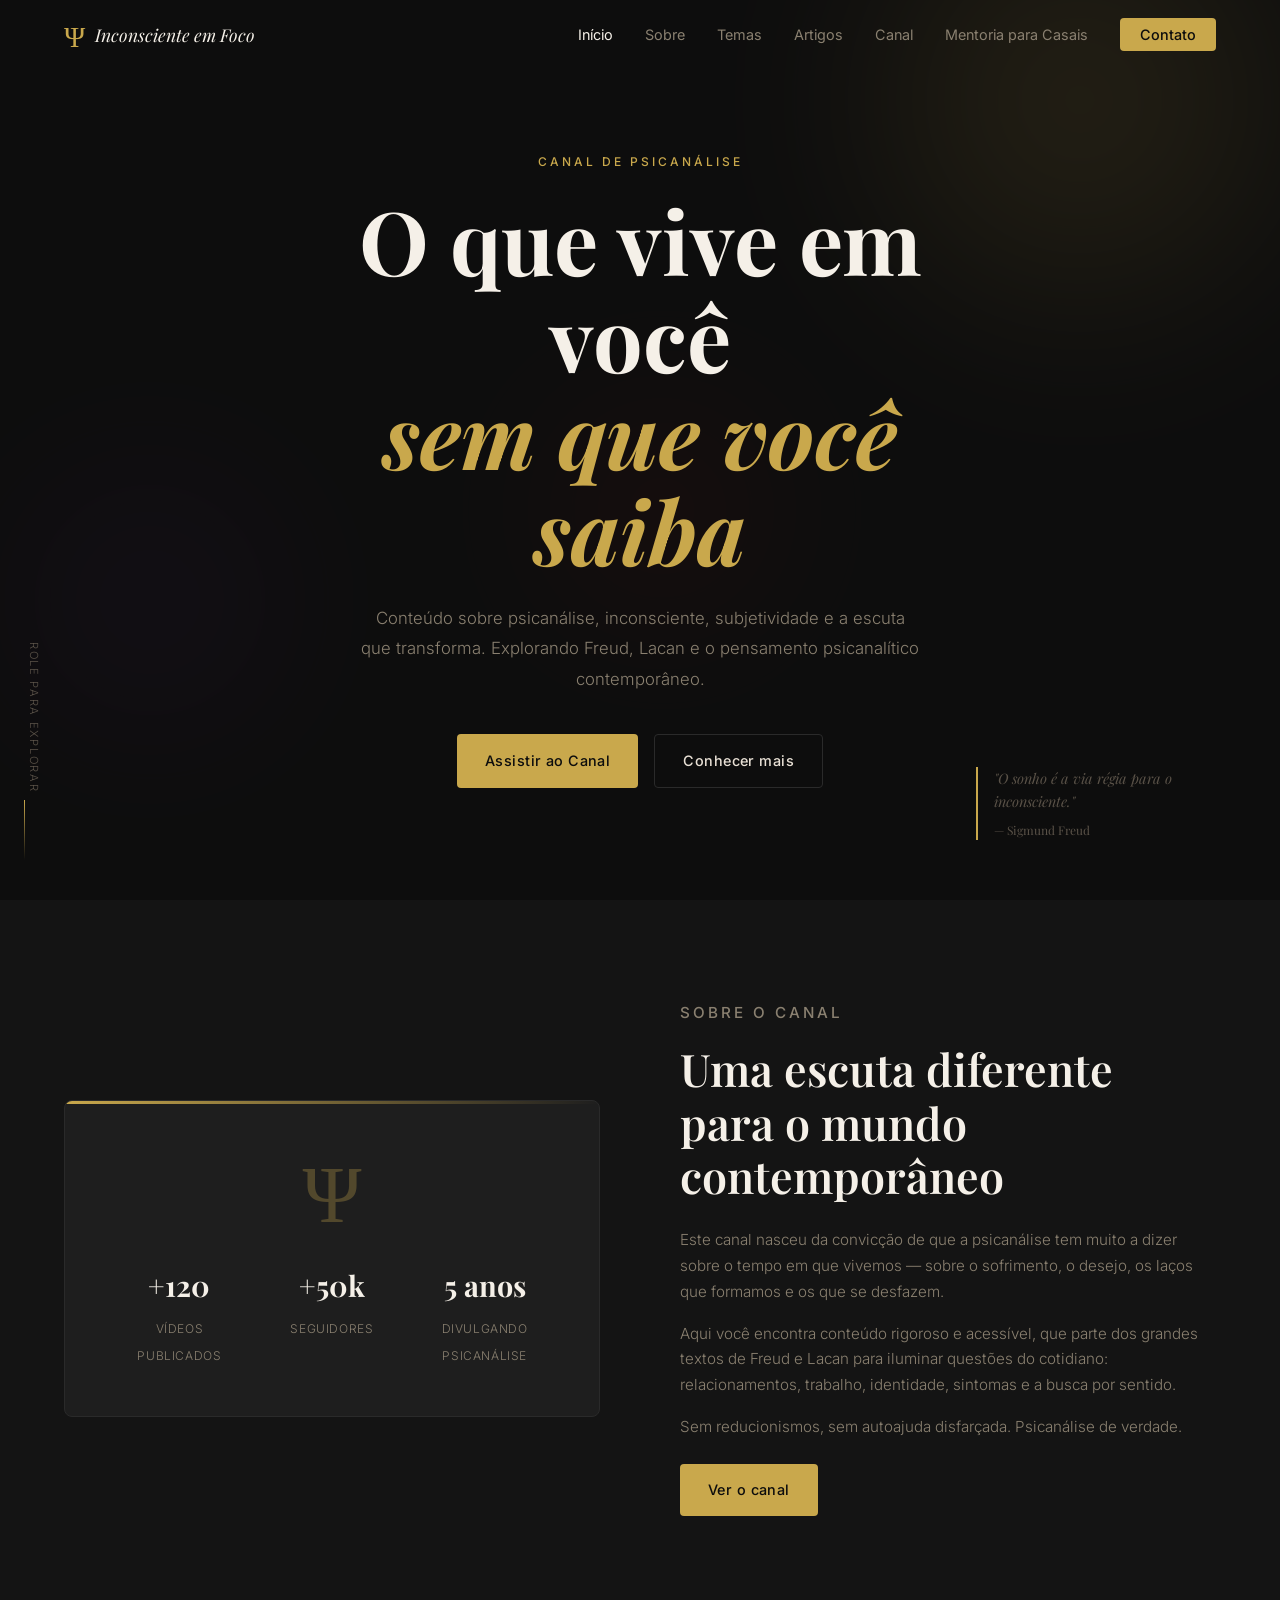
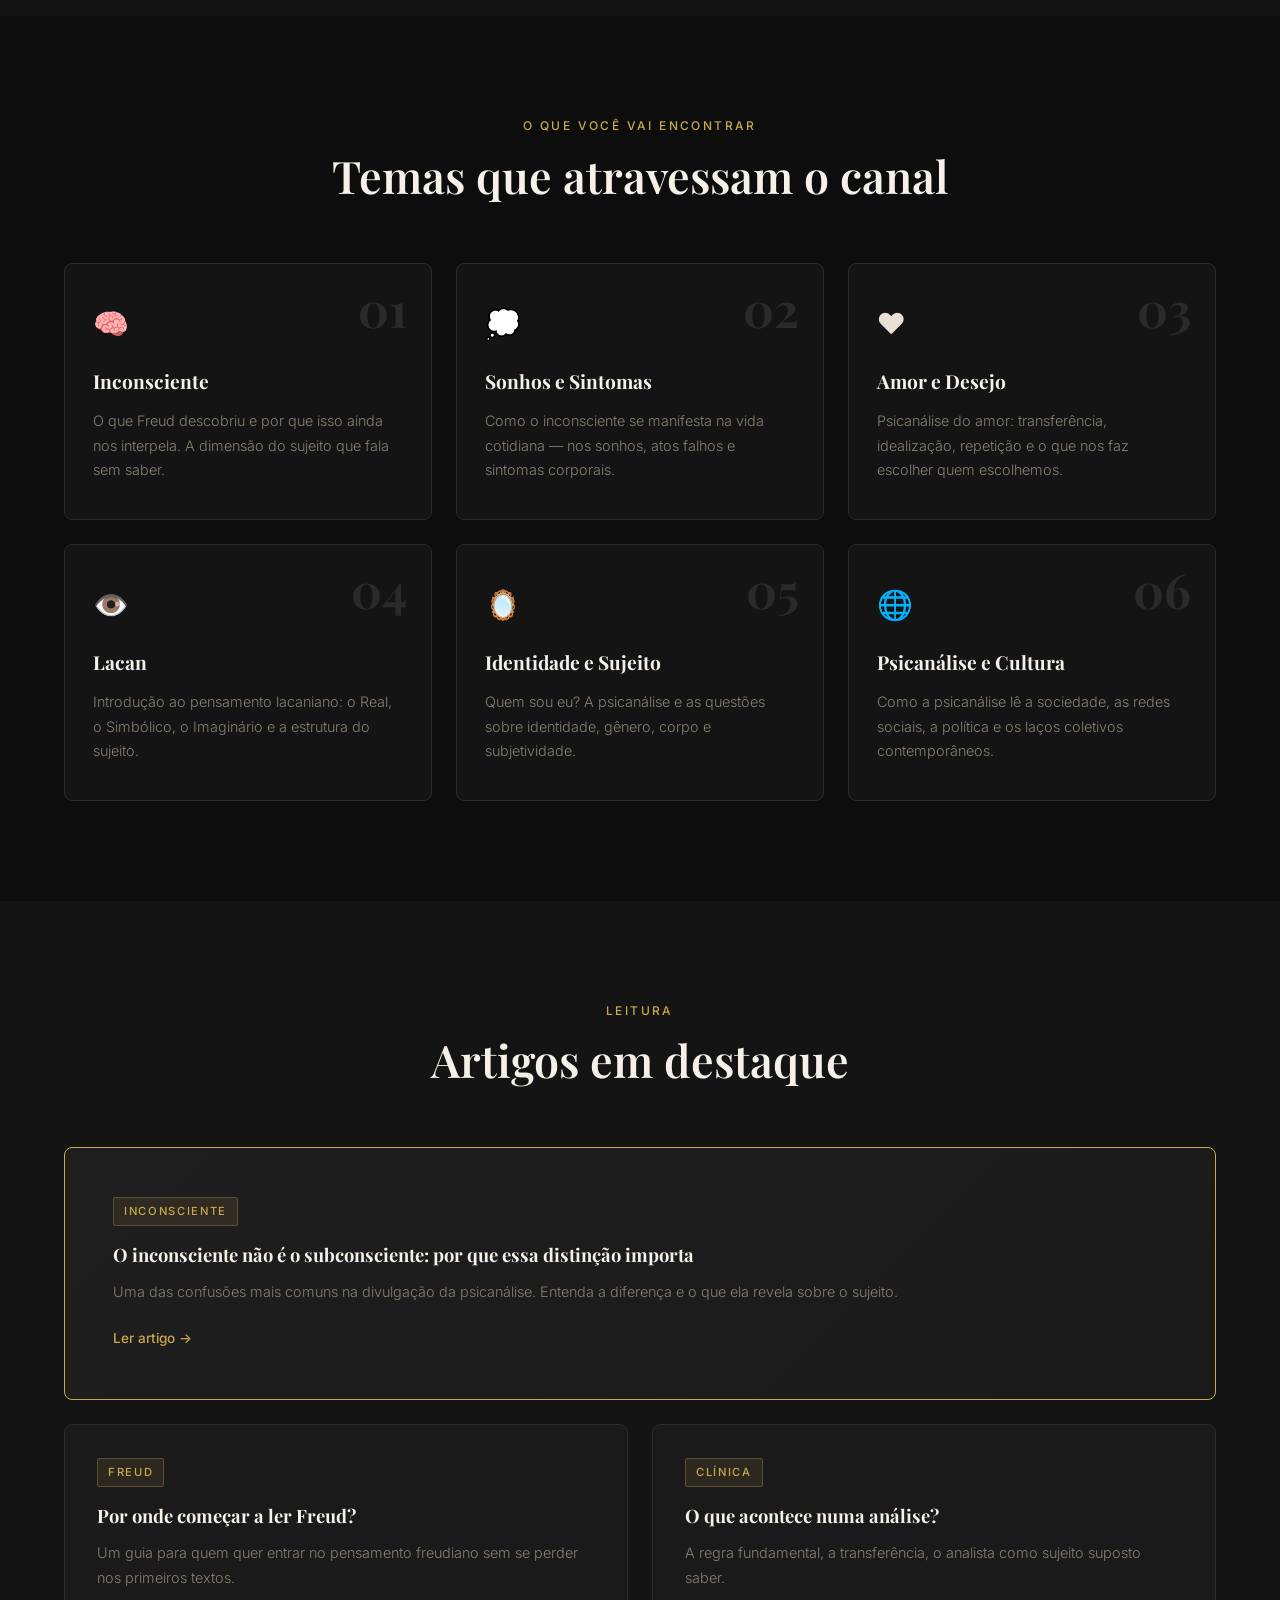
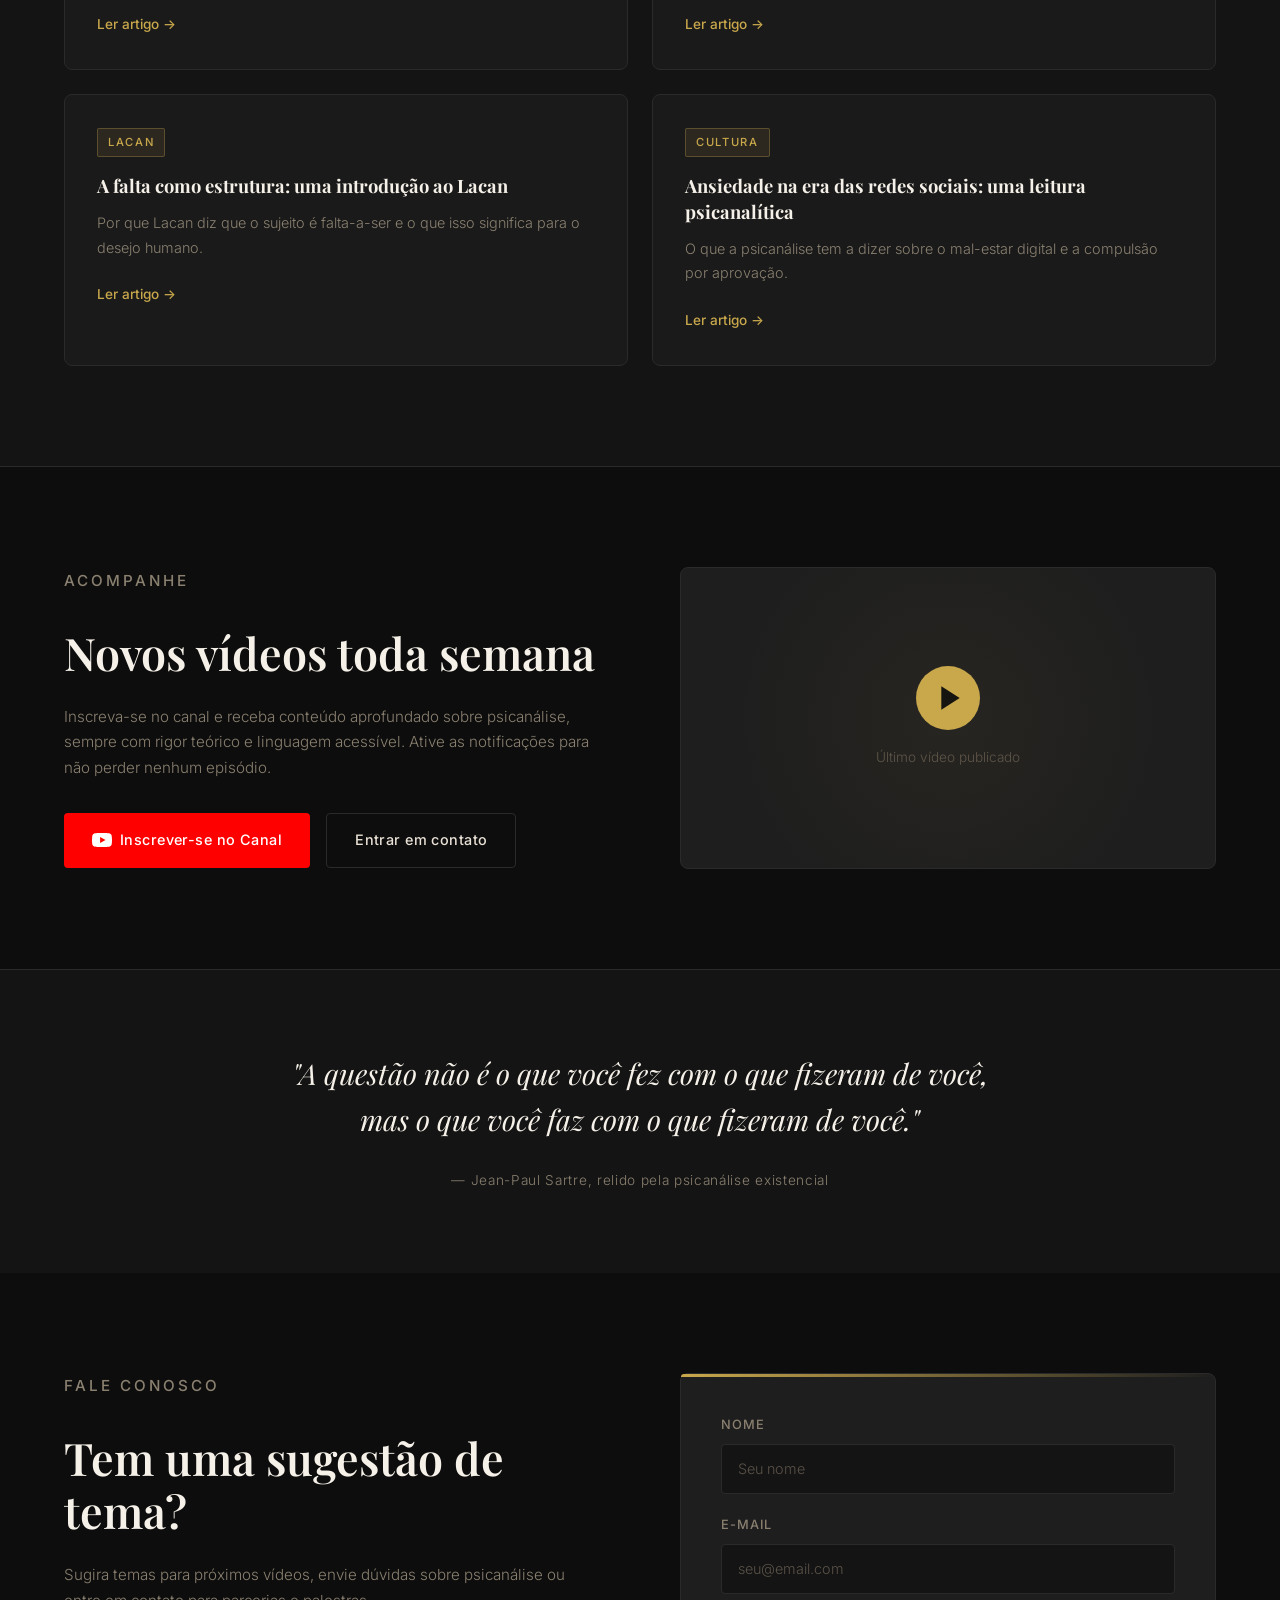
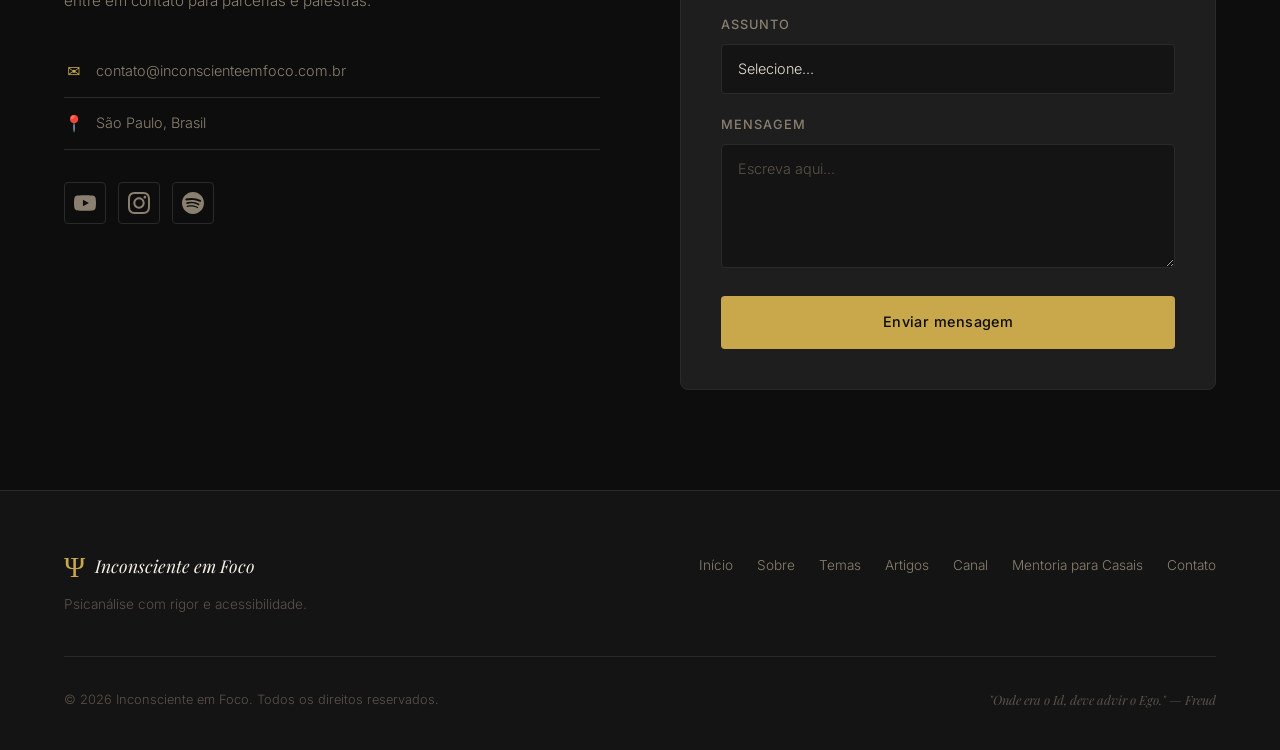
<file: index.html>
<!DOCTYPE html>
<html lang="pt-BR">
<head>
  <meta charset="UTF-8" />
  <meta name="viewport" content="width=device-width, initial-scale=1.0" />
  <title>Psicanálise — Inconsciente em Foco</title>
  <link rel="stylesheet" href="style.css" />
  <link rel="preconnect" href="https://fonts.googleapis.com" />
  <link rel="preconnect" href="https://fonts.gstatic.com" crossorigin />
  <link href="https://fonts.googleapis.com/css2?family=Playfair+Display:ital,wght@0,400;0,600;0,700;1,400&family=Inter:wght@300;400;500&display=swap" rel="stylesheet" />
</head>
<body>

  <!-- NAVEGAÇÃO -->
  <nav id="navbar">
    <div class="nav-container">
      <a href="#inicio" class="logo">
        <span class="logo-symbol">Ψ</span>
        <span class="logo-text">Inconsciente em Foco</span>
      </a>
      <button class="menu-toggle" id="menuToggle" aria-label="Abrir menu">
        <span></span><span></span><span></span>
      </button>
      <ul class="nav-links" id="navLinks">
        <li><a href="#inicio">Início</a></li>
        <li><a href="#sobre">Sobre</a></li>
        <li><a href="#temas">Temas</a></li>
        <li><a href="#artigos">Artigos</a></li>
        <li><a href="#canal">Canal</a></li>
        <li><a href="mentoria.html">Mentoria para Casais</a></li>
        <li><a href="#contato" class="btn-nav">Contato</a></li>
      </ul>
    </div>
  </nav>

  <!-- HERO -->
  <section id="inicio" class="hero">
    <div class="hero-bg">
      <div class="ink-blob blob-1"></div>
      <div class="ink-blob blob-2"></div>
      <div class="ink-blob blob-3"></div>
    </div>
    <div class="hero-content">
      <p class="hero-eyebrow">Canal de Psicanálise</p>
      <h1 class="hero-title">
        O que vive em você<br />
        <em>sem que você saiba</em>
      </h1>
      <p class="hero-subtitle">
        Conteúdo sobre psicanálise, inconsciente, subjetividade e a escuta que transforma.
        Explorando Freud, Lacan e o pensamento psicanalítico contemporâneo.
      </p>
      <div class="hero-actions">
        <a href="#canal" class="btn btn-primary">Assistir ao Canal</a>
        <a href="#sobre" class="btn btn-ghost">Conhecer mais</a>
      </div>
    </div>
    <div class="hero-quote">
      <blockquote>
        "O sonho é a via régia para o inconsciente."
        <cite>— Sigmund Freud</cite>
      </blockquote>
    </div>
    <div class="scroll-indicator">
      <span>Role para explorar</span>
      <div class="scroll-line"></div>
    </div>
  </section>

  <!-- SOBRE -->
  <section id="sobre" class="sobre">
    <div class="container">
      <div class="sobre-grid">
        <div class="sobre-visual">
          <div class="sobre-card">
            <div class="sobre-symbol">Ψ</div>
            <div class="sobre-stats">
              <div class="stat">
                <strong>+120</strong>
                <span>Vídeos publicados</span>
              </div>
              <div class="stat">
                <strong>+50k</strong>
                <span>Seguidores</span>
              </div>
              <div class="stat">
                <strong>5 anos</strong>
                <span>Divulgando psicanálise</span>
              </div>
            </div>
          </div>
        </div>
        <div class="sobre-texto">
          <p class="section-label">Sobre o Canal</p>
          <h2 class="section-title">Uma escuta diferente para o mundo contemporâneo</h2>
          <p>
            Este canal nasceu da convicção de que a psicanálise tem muito a dizer sobre o tempo em que vivemos —
            sobre o sofrimento, o desejo, os laços que formamos e os que se desfazem.
          </p>
          <p>
            Aqui você encontra conteúdo rigoroso e acessível, que parte dos grandes textos de Freud e Lacan
            para iluminar questões do cotidiano: relacionamentos, trabalho, identidade, sintomas e a busca por sentido.
          </p>
          <p>
            Sem reducionismos, sem autoajuda disfarçada. Psicanálise de verdade.
          </p>
          <a href="#canal" class="btn btn-primary">Ver o canal</a>
        </div>
      </div>
    </div>
  </section>

  <!-- TEMAS -->
  <section id="temas" class="temas">
    <div class="container">
      <div class="section-header">
        <p class="section-label">O que você vai encontrar</p>
        <h2 class="section-title">Temas que atravessam o canal</h2>
      </div>
      <div class="temas-grid">
        <div class="tema-card" data-index="01">
          <div class="tema-icon">🧠</div>
          <h3>Inconsciente</h3>
          <p>O que Freud descobriu e por que isso ainda nos interpela. A dimensão do sujeito que fala sem saber.</p>
        </div>
        <div class="tema-card" data-index="02">
          <div class="tema-icon">💭</div>
          <h3>Sonhos e Sintomas</h3>
          <p>Como o inconsciente se manifesta na vida cotidiana — nos sonhos, atos falhos e sintomas corporais.</p>
        </div>
        <div class="tema-card" data-index="03">
          <div class="tema-icon">❤️</div>
          <h3>Amor e Desejo</h3>
          <p>Psicanálise do amor: transferência, idealização, repetição e o que nos faz escolher quem escolhemos.</p>
        </div>
        <div class="tema-card" data-index="04">
          <div class="tema-icon">👁️</div>
          <h3>Lacan</h3>
          <p>Introdução ao pensamento lacaniano: o Real, o Simbólico, o Imaginário e a estrutura do sujeito.</p>
        </div>
        <div class="tema-card" data-index="05">
          <div class="tema-icon">🪞</div>
          <h3>Identidade e Sujeito</h3>
          <p>Quem sou eu? A psicanálise e as questões sobre identidade, gênero, corpo e subjetividade.</p>
        </div>
        <div class="tema-card" data-index="06">
          <div class="tema-icon">🌐</div>
          <h3>Psicanálise e Cultura</h3>
          <p>Como a psicanálise lê a sociedade, as redes sociais, a política e os laços coletivos contemporâneos.</p>
        </div>
      </div>
    </div>
  </section>

  <!-- ARTIGOS -->
  <section id="artigos" class="artigos">
    <div class="container">
      <div class="section-header">
        <p class="section-label">Leitura</p>
        <h2 class="section-title">Artigos em destaque</h2>
      </div>
      <div class="artigos-grid">
        <article class="artigo-card artigo-destaque">
          <div class="artigo-tag">Inconsciente</div>
          <h3>O inconsciente não é o subconsciente: por que essa distinção importa</h3>
          <p>Uma das confusões mais comuns na divulgação da psicanálise. Entenda a diferença e o que ela revela sobre o sujeito.</p>
          <a href="#" class="artigo-link">Ler artigo →</a>
        </article>
        <article class="artigo-card">
          <div class="artigo-tag">Freud</div>
          <h3>Por onde começar a ler Freud?</h3>
          <p>Um guia para quem quer entrar no pensamento freudiano sem se perder nos primeiros textos.</p>
          <a href="#" class="artigo-link">Ler artigo →</a>
        </article>
        <article class="artigo-card">
          <div class="artigo-tag">Clínica</div>
          <h3>O que acontece numa análise?</h3>
          <p>A regra fundamental, a transferência, o analista como sujeito suposto saber.</p>
          <a href="#" class="artigo-link">Ler artigo →</a>
        </article>
        <article class="artigo-card">
          <div class="artigo-tag">Lacan</div>
          <h3>A falta como estrutura: uma introdução ao Lacan</h3>
          <p>Por que Lacan diz que o sujeito é falta-a-ser e o que isso significa para o desejo humano.</p>
          <a href="#" class="artigo-link">Ler artigo →</a>
        </article>
        <article class="artigo-card">
          <div class="artigo-tag">Cultura</div>
          <h3>Ansiedade na era das redes sociais: uma leitura psicanalítica</h3>
          <p>O que a psicanálise tem a dizer sobre o mal-estar digital e a compulsão por aprovação.</p>
          <a href="#" class="artigo-link">Ler artigo →</a>
        </article>
      </div>
    </div>
  </section>

  <!-- CANAL / CTA -->
  <section id="canal" class="canal">
    <div class="container">
      <div class="canal-inner">
        <div class="canal-texto">
          <p class="section-label">Acompanhe</p>
          <h2 class="section-title">Novos vídeos toda semana</h2>
          <p>
            Inscreva-se no canal e receba conteúdo aprofundado sobre psicanálise, sempre com rigor teórico
            e linguagem acessível. Ative as notificações para não perder nenhum episódio.
          </p>
          <div class="canal-actions">
            <a href="#" class="btn btn-primary btn-youtube">
              <svg viewBox="0 0 24 24" fill="currentColor" width="20" height="20">
                <path d="M23.5 6.2a3 3 0 0 0-2.1-2.1C19.5 3.5 12 3.5 12 3.5s-7.5 0-9.4.6A3 3 0 0 0 .5 6.2 31 31 0 0 0 0 12a31 31 0 0 0 .5 5.8 3 3 0 0 0 2.1 2.1c1.9.6 9.4.6 9.4.6s7.5 0 9.4-.6a3 3 0 0 0 2.1-2.1A31 31 0 0 0 24 12a31 31 0 0 0-.5-5.8zM9.75 15.5v-7l6.5 3.5-6.5 3.5z"/>
              </svg>
              Inscrever-se no Canal
            </a>
            <a href="#contato" class="btn btn-ghost">Entrar em contato</a>
          </div>
        </div>
        <div class="canal-visual">
          <div class="video-placeholder">
            <div class="play-btn">
              <svg viewBox="0 0 24 24" fill="currentColor" width="40" height="40">
                <path d="M8 5v14l11-7z"/>
              </svg>
            </div>
            <p>Último vídeo publicado</p>
          </div>
        </div>
      </div>
    </div>
  </section>

  <!-- CITAÇÃO -->
  <section class="citacao-section">
    <div class="container">
      <div class="citacao-wrapper">
        <blockquote class="grande-citacao">
          <p>"A questão não é o que você fez com o que fizeram de você,<br/>mas o que você faz com o que fizeram de você."</p>
          <cite>— Jean-Paul Sartre, relido pela psicanálise existencial</cite>
        </blockquote>
      </div>
    </div>
  </section>

  <!-- CONTATO -->
  <section id="contato" class="contato">
    <div class="container">
      <div class="contato-grid">
        <div class="contato-texto">
          <p class="section-label">Fale conosco</p>
          <h2 class="section-title">Tem uma sugestão de tema?</h2>
          <p>Sugira temas para próximos vídeos, envie dúvidas sobre psicanálise ou entre em contato para parcerias e palestras.</p>
          <div class="contato-info">
            <div class="contato-item">
              <span class="contato-icon">✉</span>
              <span>contato@inconscienteemfoco.com.br</span>
            </div>
            <div class="contato-item">
              <span class="contato-icon">📍</span>
              <span>São Paulo, Brasil</span>
            </div>
          </div>
          <div class="social-links">
            <a href="#" class="social-link" aria-label="YouTube">
              <svg viewBox="0 0 24 24" fill="currentColor" width="22" height="22">
                <path d="M23.5 6.2a3 3 0 0 0-2.1-2.1C19.5 3.5 12 3.5 12 3.5s-7.5 0-9.4.6A3 3 0 0 0 .5 6.2 31 31 0 0 0 0 12a31 31 0 0 0 .5 5.8 3 3 0 0 0 2.1 2.1c1.9.6 9.4.6 9.4.6s7.5 0 9.4-.6a3 3 0 0 0 2.1-2.1A31 31 0 0 0 24 12a31 31 0 0 0-.5-5.8zM9.75 15.5v-7l6.5 3.5-6.5 3.5z"/>
              </svg>
            </a>
            <a href="#" class="social-link" aria-label="Instagram">
              <svg viewBox="0 0 24 24" fill="currentColor" width="22" height="22">
                <path d="M12 2.163c3.204 0 3.584.012 4.85.07 3.252.148 4.771 1.691 4.919 4.919.058 1.265.069 1.645.069 4.849 0 3.205-.012 3.584-.069 4.849-.149 3.225-1.664 4.771-4.919 4.919-1.266.058-1.644.07-4.85.07-3.204 0-3.584-.012-4.849-.07-3.26-.149-4.771-1.699-4.919-4.92-.058-1.265-.07-1.644-.07-4.849 0-3.204.013-3.583.07-4.849.149-3.227 1.664-4.771 4.919-4.919 1.266-.057 1.645-.069 4.849-.069zm0-2.163c-3.259 0-3.667.014-4.947.072-4.358.2-6.78 2.618-6.98 6.98-.059 1.281-.073 1.689-.073 4.948 0 3.259.014 3.668.072 4.948.2 4.358 2.618 6.78 6.98 6.98 1.281.058 1.689.072 4.948.072 3.259 0 3.668-.014 4.948-.072 4.354-.2 6.782-2.618 6.979-6.98.059-1.28.073-1.689.073-4.948 0-3.259-.014-3.667-.072-4.947-.196-4.354-2.617-6.78-6.979-6.98-1.281-.059-1.69-.073-4.949-.073zm0 5.838c-3.403 0-6.162 2.759-6.162 6.162s2.759 6.163 6.162 6.163 6.162-2.759 6.162-6.163c0-3.403-2.759-6.162-6.162-6.162zm0 10.162c-2.209 0-4-1.79-4-4 0-2.209 1.791-4 4-4s4 1.791 4 4c0 2.21-1.791 4-4 4zm6.406-11.845c-.796 0-1.441.645-1.441 1.44s.645 1.44 1.441 1.44c.795 0 1.439-.645 1.439-1.44s-.644-1.44-1.439-1.44z"/>
              </svg>
            </a>
            <a href="#" class="social-link" aria-label="Spotify">
              <svg viewBox="0 0 24 24" fill="currentColor" width="22" height="22">
                <path d="M12 0C5.4 0 0 5.4 0 12s5.4 12 12 12 12-5.4 12-12S18.66 0 12 0zm5.521 17.34c-.24.359-.66.48-1.021.24-2.82-1.74-6.36-2.101-10.561-1.141-.418.122-.779-.179-.899-.539-.12-.421.18-.78.54-.9 4.56-1.021 8.52-.6 11.64 1.32.42.18.479.659.301 1.02zm1.44-3.3c-.301.42-.841.6-1.262.3-3.239-1.98-8.159-2.58-11.939-1.38-.479.12-1.02-.12-1.14-.6-.12-.48.12-1.021.6-1.141C9.6 9.9 15 10.561 18.72 12.84c.361.181.54.78.241 1.2zm.12-3.36C15.24 8.4 8.82 8.16 5.16 9.301c-.6.179-1.2-.181-1.38-.721-.18-.601.18-1.2.72-1.381 4.26-1.26 11.28-1.02 15.721 1.621.539.3.719 1.02.419 1.56-.299.421-1.02.599-1.559.3z"/>
              </svg>
            </a>
          </div>
        </div>
        <div class="contato-form-wrapper">
          <form class="contato-form" id="contatoForm">
            <div class="form-group">
              <label for="nome">Nome</label>
              <input type="text" id="nome" name="nome" placeholder="Seu nome" required />
            </div>
            <div class="form-group">
              <label for="email">E-mail</label>
              <input type="email" id="email" name="email" placeholder="seu@email.com" required />
            </div>
            <div class="form-group">
              <label for="assunto">Assunto</label>
              <select id="assunto" name="assunto">
                <option value="">Selecione...</option>
                <option value="sugestao">Sugestão de tema</option>
                <option value="duvida">Dúvida sobre psicanálise</option>
                <option value="parceria">Parceria / Palestra</option>
                <option value="outro">Outro</option>
              </select>
            </div>
            <div class="form-group">
              <label for="mensagem">Mensagem</label>
              <textarea id="mensagem" name="mensagem" rows="4" placeholder="Escreva aqui..." required></textarea>
            </div>
            <button type="submit" class="btn btn-primary btn-full">Enviar mensagem</button>
            <div class="form-success" id="formSuccess">
              Mensagem enviada! Obrigado pelo contato.
            </div>
          </form>
        </div>
      </div>
    </div>
  </section>

  <!-- FOOTER -->
  <footer class="footer">
    <div class="container">
      <div class="footer-inner">
        <div class="footer-brand">
          <a href="#inicio" class="logo">
            <span class="logo-symbol">Ψ</span>
            <span class="logo-text">Inconsciente em Foco</span>
          </a>
          <p>Psicanálise com rigor e acessibilidade.</p>
        </div>
        <nav class="footer-nav">
          <ul>
            <li><a href="#inicio">Início</a></li>
            <li><a href="#sobre">Sobre</a></li>
            <li><a href="#temas">Temas</a></li>
            <li><a href="#artigos">Artigos</a></li>
            <li><a href="#canal">Canal</a></li>
            <li><a href="mentoria.html">Mentoria para Casais</a></li>
            <li><a href="#contato">Contato</a></li>
          </ul>
        </nav>
      </div>
      <div class="footer-bottom">
        <p>© 2026 Inconsciente em Foco. Todos os direitos reservados.</p>
        <p class="footer-freud">"Onde era o Id, deve advir o Ego." — Freud</p>
      </div>
    </div>
  </footer>

  <script src="script.js"></script>
</body>
</html>
</file>
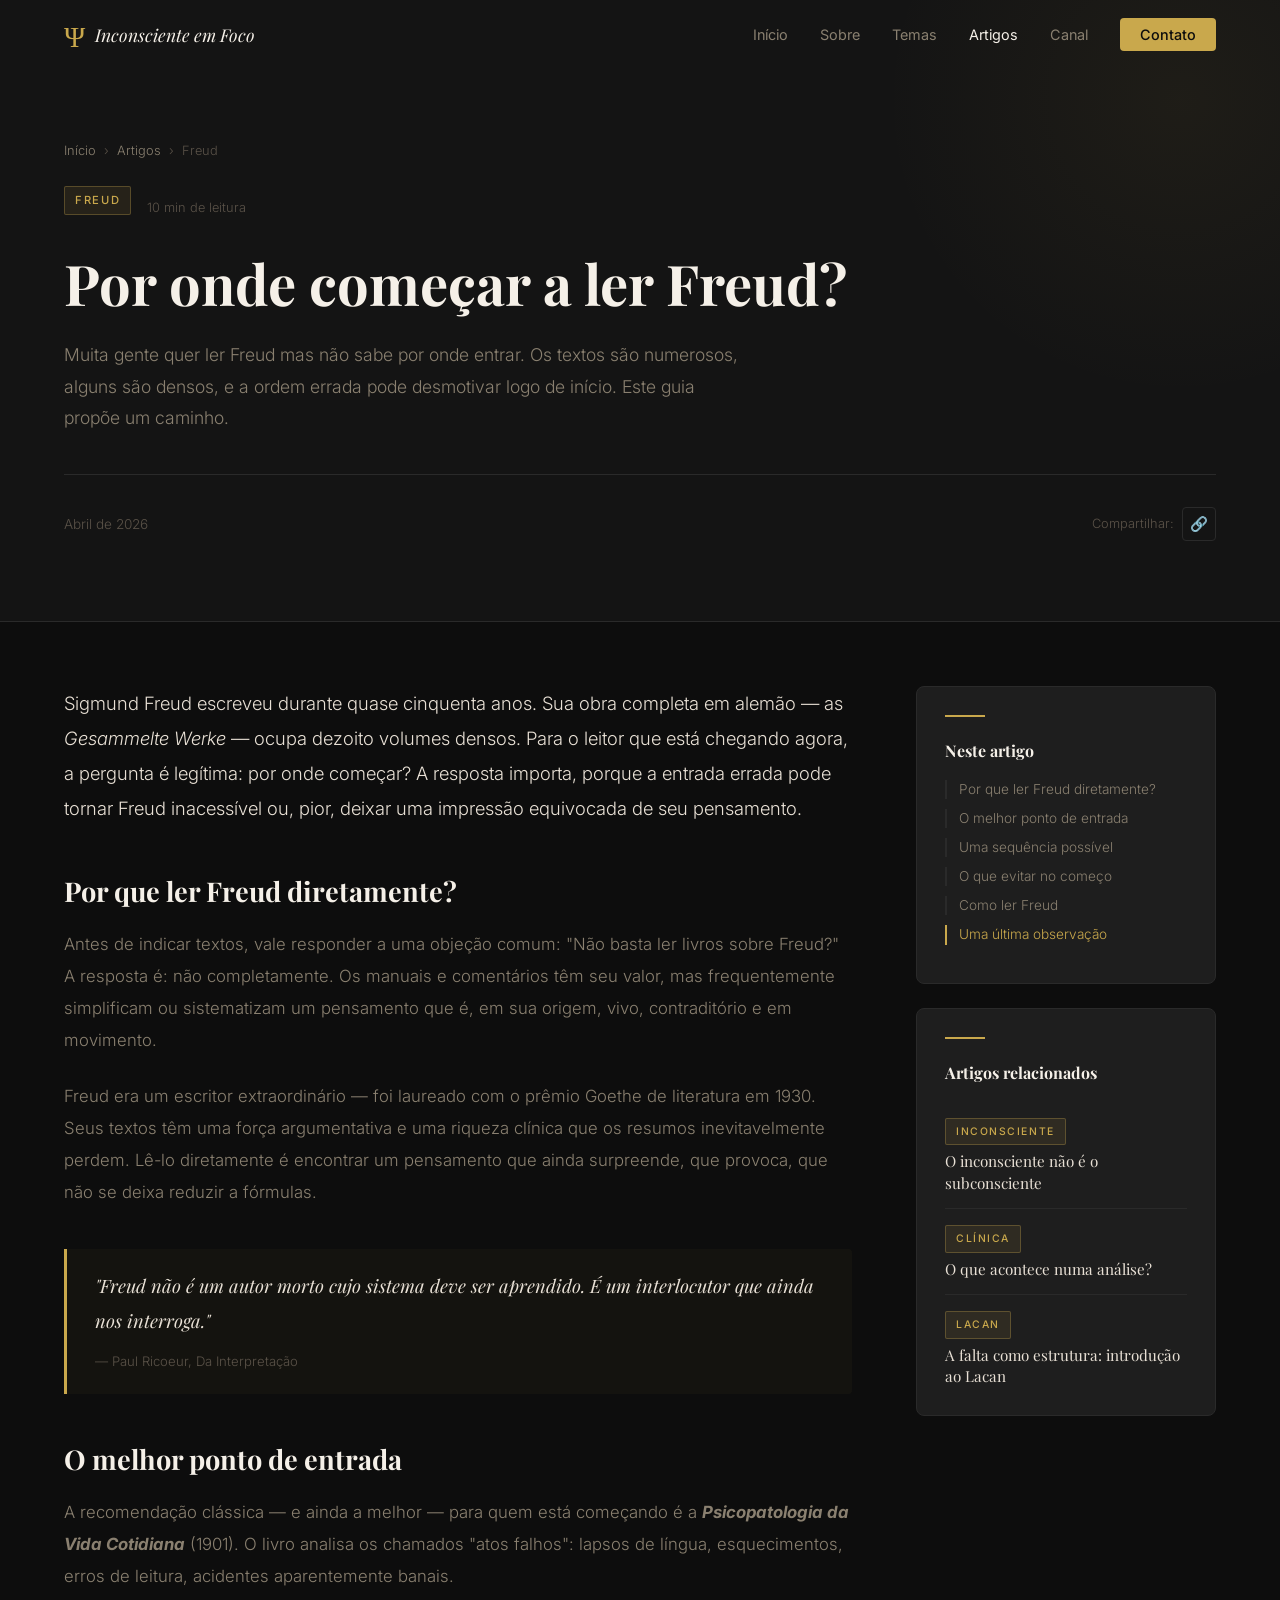
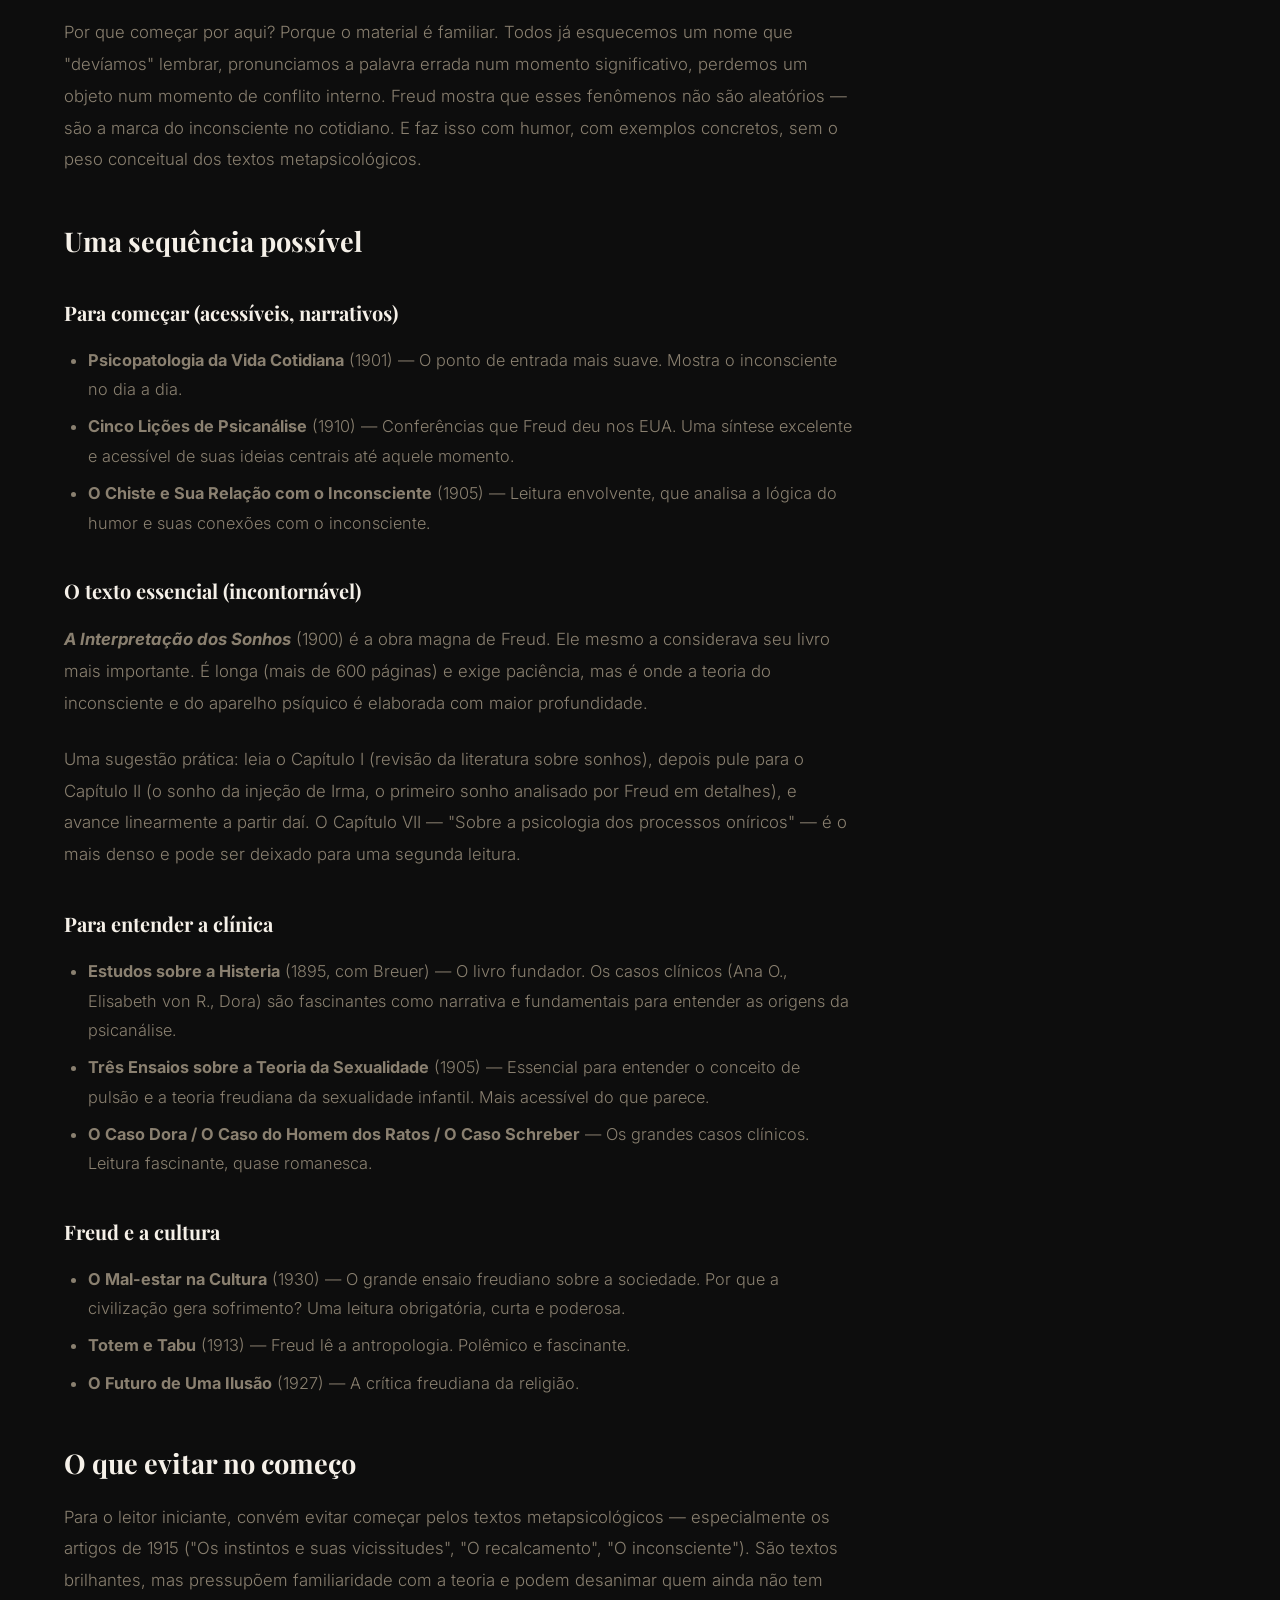
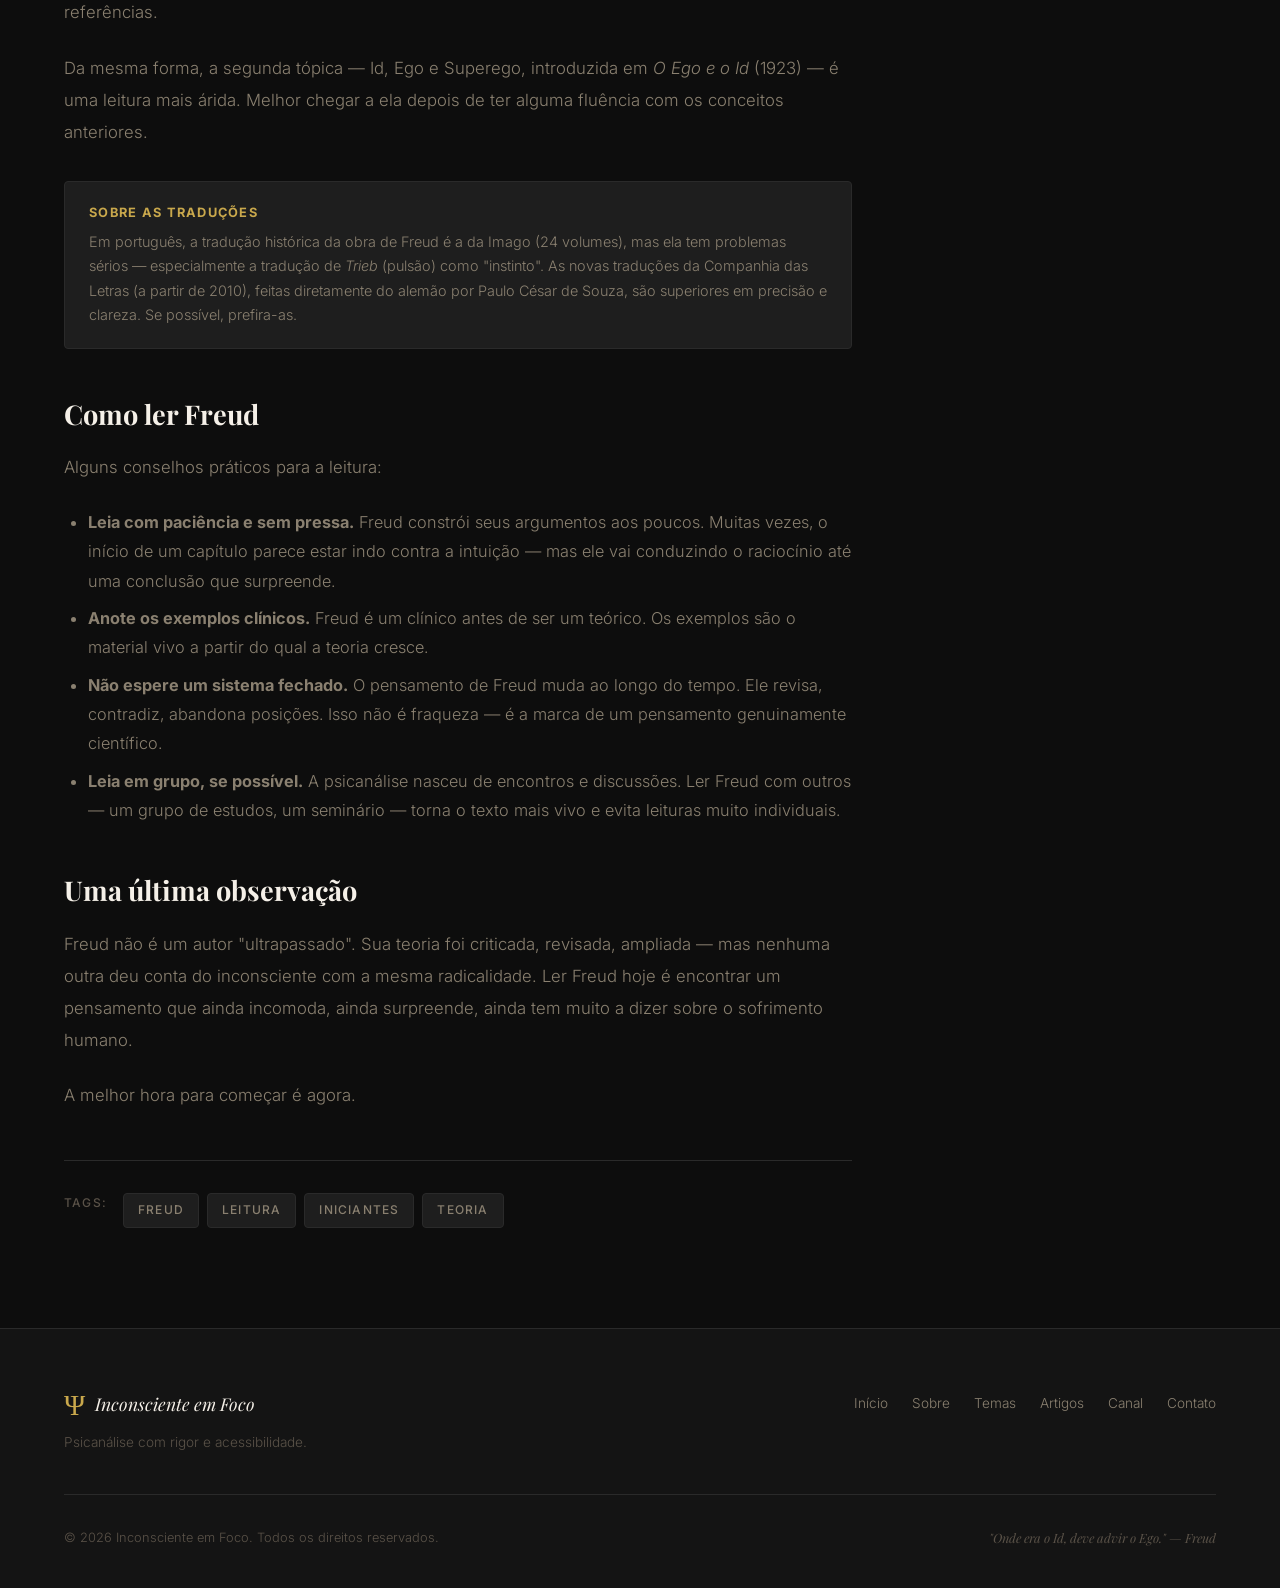
<file: artigo-como-ler-freud.html>
<!DOCTYPE html>
<html lang="pt-BR">
<head>
  <meta charset="UTF-8" />
  <meta name="viewport" content="width=device-width, initial-scale=1.0" />
  <title>Por onde começar a ler Freud? — Inconsciente em Foco</title>
  <link rel="stylesheet" href="style.css" />
  <link rel="preconnect" href="https://fonts.googleapis.com" />
  <link rel="preconnect" href="https://fonts.gstatic.com" crossorigin />
  <link href="https://fonts.googleapis.com/css2?family=Playfair+Display:ital,wght@0,400;0,600;0,700;1,400&family=Inter:wght@300;400;500&display=swap" rel="stylesheet" />
</head>
<body class="page-article">

  <!-- NAVEGAÇÃO -->
  <nav id="navbar">
    <div class="nav-container">
      <a href="index.html" class="logo">
        <span class="logo-symbol">Ψ</span>
        <span class="logo-text">Inconsciente em Foco</span>
      </a>
      <button class="menu-toggle" id="menuToggle" aria-label="Abrir menu">
        <span></span><span></span><span></span>
      </button>
      <ul class="nav-links" id="navLinks">
        <li><a href="index.html#inicio">Início</a></li>
        <li><a href="index.html#sobre">Sobre</a></li>
        <li><a href="index.html#temas">Temas</a></li>
        <li><a href="artigos.html" class="active">Artigos</a></li>
        <li><a href="index.html#canal">Canal</a></li>
        <li><a href="index.html#contato" class="btn-nav">Contato</a></li>
      </ul>
    </div>
  </nav>

  <!-- CABEÇALHO DO ARTIGO -->
  <header class="article-hero">
    <div class="container">
      <nav class="article-breadcrumb">
        <a href="index.html">Início</a>
        <span>›</span>
        <a href="artigos.html">Artigos</a>
        <span>›</span>
        <span>Freud</span>
      </nav>
      <div class="article-tag-line">
        <span class="artigo-tag">Freud</span>
        <span class="article-reading-time">10 min de leitura</span>
      </div>
      <h1 class="article-title">Por onde começar a ler Freud?</h1>
      <p class="article-subtitle">
        Muita gente quer ler Freud mas não sabe por onde entrar. Os textos são numerosos, alguns são densos,
        e a ordem errada pode desmotivar logo de início. Este guia propõe um caminho.
      </p>
      <div class="article-meta-bar">
        <span class="article-date">Abril de 2026</span>
        <div class="article-share">
          <span>Compartilhar:</span>
          <button class="share-btn" title="Copiar link" onclick="navigator.clipboard.writeText(window.location.href).then(()=>this.textContent='✓')">🔗</button>
        </div>
      </div>
    </div>
  </header>

  <!-- CORPO DO ARTIGO + SIDEBAR -->
  <div class="article-layout">

    <article class="article-body">

      <p>
        Sigmund Freud escreveu durante quase cinquenta anos. Sua obra completa em alemão — as
        <em>Gesammelte Werke</em> — ocupa dezoito volumes densos. Para o leitor que está chegando agora,
        a pergunta é legítima: por onde começar? A resposta importa, porque a entrada errada pode tornar
        Freud inacessível ou, pior, deixar uma impressão equivocada de seu pensamento.
      </p>

      <h2 id="por-que-ler">Por que ler Freud diretamente?</h2>

      <p>
        Antes de indicar textos, vale responder a uma objeção comum: "Não basta ler livros sobre Freud?"
        A resposta é: não completamente. Os manuais e comentários têm seu valor, mas frequentemente
        simplificam ou sistematizam um pensamento que é, em sua origem, vivo, contraditório e em movimento.
      </p>

      <p>
        Freud era um escritor extraordinário — foi laureado com o prêmio Goethe de literatura em 1930.
        Seus textos têm uma força argumentativa e uma riqueza clínica que os resumos inevitavelmente perdem.
        Lê-lo diretamente é encontrar um pensamento que ainda surpreende, que provoca, que não se deixa
        reduzir a fórmulas.
      </p>

      <blockquote>
        <p>"Freud não é um autor morto cujo sistema deve ser aprendido. É um interlocutor que ainda
        nos interroga."</p>
        <cite>— Paul Ricoeur, Da Interpretação</cite>
      </blockquote>

      <h2 id="ponto-entrada">O melhor ponto de entrada</h2>

      <p>
        A recomendação clássica — e ainda a melhor — para quem está começando é a
        <strong><em>Psicopatologia da Vida Cotidiana</em></strong> (1901). O livro analisa os chamados
        "atos falhos": lapsos de língua, esquecimentos, erros de leitura, acidentes aparentemente banais.
      </p>

      <p>
        Por que começar por aqui? Porque o material é familiar. Todos já esquecemos um nome que
        "devíamos" lembrar, pronunciamos a palavra errada num momento significativo, perdemos um objeto
        num momento de conflito interno. Freud mostra que esses fenômenos não são aleatórios — são a
        marca do inconsciente no cotidiano. E faz isso com humor, com exemplos concretos, sem o peso
        conceitual dos textos metapsicológicos.
      </p>

      <h2 id="sequencia">Uma sequência possível</h2>

      <h3 id="comeco">Para começar (acessíveis, narrativos)</h3>

      <ul>
        <li>
          <strong>Psicopatologia da Vida Cotidiana</strong> (1901) — O ponto de entrada mais suave.
          Mostra o inconsciente no dia a dia.
        </li>
        <li>
          <strong>Cinco Lições de Psicanálise</strong> (1910) — Conferências que Freud deu nos EUA.
          Uma síntese excelente e acessível de suas ideias centrais até aquele momento.
        </li>
        <li>
          <strong>O Chiste e Sua Relação com o Inconsciente</strong> (1905) — Leitura envolvente,
          que analisa a lógica do humor e suas conexões com o inconsciente.
        </li>
      </ul>

      <h3 id="essencial">O texto essencial (incontornável)</h3>

      <p>
        <strong><em>A Interpretação dos Sonhos</em></strong> (1900) é a obra magna de Freud. Ele mesmo
        a considerava seu livro mais importante. É longa (mais de 600 páginas) e exige paciência, mas
        é onde a teoria do inconsciente e do aparelho psíquico é elaborada com maior profundidade.
      </p>

      <p>
        Uma sugestão prática: leia o Capítulo I (revisão da literatura sobre sonhos), depois pule para
        o Capítulo II (o sonho da injeção de Irma, o primeiro sonho analisado por Freud em detalhes),
        e avance linearmente a partir daí. O Capítulo VII — "Sobre a psicologia dos processos oníricos" —
        é o mais denso e pode ser deixado para uma segunda leitura.
      </p>

      <h3 id="clinica">Para entender a clínica</h3>

      <ul>
        <li>
          <strong>Estudos sobre a Histeria</strong> (1895, com Breuer) — O livro fundador.
          Os casos clínicos (Ana O., Elisabeth von R., Dora) são fascinantes como narrativa e
          fundamentais para entender as origens da psicanálise.
        </li>
        <li>
          <strong>Três Ensaios sobre a Teoria da Sexualidade</strong> (1905) — Essencial para entender
          o conceito de pulsão e a teoria freudiana da sexualidade infantil. Mais acessível do que parece.
        </li>
        <li>
          <strong>O Caso Dora / O Caso do Homem dos Ratos / O Caso Schreber</strong> — Os grandes casos
          clínicos. Leitura fascinante, quase romanesca.
        </li>
      </ul>

      <h3 id="cultura">Freud e a cultura</h3>

      <ul>
        <li>
          <strong>O Mal-estar na Cultura</strong> (1930) — O grande ensaio freudiano sobre a sociedade.
          Por que a civilização gera sofrimento? Uma leitura obrigatória, curta e poderosa.
        </li>
        <li>
          <strong>Totem e Tabu</strong> (1913) — Freud lê a antropologia. Polêmico e fascinante.
        </li>
        <li>
          <strong>O Futuro de Uma Ilusão</strong> (1927) — A crítica freudiana da religião.
        </li>
      </ul>

      <h2 id="o-que-evitar">O que evitar no começo</h2>

      <p>
        Para o leitor iniciante, convém evitar começar pelos textos metapsicológicos — especialmente
        os artigos de 1915 ("Os instintos e suas vicissitudes", "O recalcamento", "O inconsciente").
        São textos brilhantes, mas pressupõem familiaridade com a teoria e podem desanimar quem
        ainda não tem referências.
      </p>

      <p>
        Da mesma forma, a segunda tópica — Id, Ego e Superego, introduzida em
        <em>O Ego e o Id</em> (1923) — é uma leitura mais árida. Melhor chegar a ela depois de
        ter alguma fluência com os conceitos anteriores.
      </p>

      <div class="note">
        <strong>Sobre as traduções</strong>
        Em português, a tradução histórica da obra de Freud é a da Imago (24 volumes), mas ela tem
        problemas sérios — especialmente a tradução de <em>Trieb</em> (pulsão) como "instinto".
        As novas traduções da Companhia das Letras (a partir de 2010), feitas diretamente do alemão por
        Paulo César de Souza, são superiores em precisão e clareza. Se possível, prefira-as.
      </div>

      <h2 id="como-ler">Como ler Freud</h2>

      <p>
        Alguns conselhos práticos para a leitura:
      </p>

      <ul>
        <li>
          <strong>Leia com paciência e sem pressa.</strong> Freud constrói seus argumentos aos poucos.
          Muitas vezes, o início de um capítulo parece estar indo contra a intuição — mas ele vai
          conduzindo o raciocínio até uma conclusão que surpreende.
        </li>
        <li>
          <strong>Anote os exemplos clínicos.</strong> Freud é um clínico antes de ser um teórico.
          Os exemplos são o material vivo a partir do qual a teoria cresce.
        </li>
        <li>
          <strong>Não espere um sistema fechado.</strong> O pensamento de Freud muda ao longo do tempo.
          Ele revisa, contradiz, abandona posições. Isso não é fraqueza — é a marca de um pensamento
          genuinamente científico.
        </li>
        <li>
          <strong>Leia em grupo, se possível.</strong> A psicanálise nasceu de encontros e discussões.
          Ler Freud com outros — um grupo de estudos, um seminário — torna o texto mais vivo e
          evita leituras muito individuais.
        </li>
      </ul>

      <h2 id="conclusao">Uma última observação</h2>

      <p>
        Freud não é um autor "ultrapassado". Sua teoria foi criticada, revisada, ampliada — mas nenhuma
        outra deu conta do inconsciente com a mesma radicalidade. Ler Freud hoje é encontrar um pensamento
        que ainda incomoda, ainda surpreende, ainda tem muito a dizer sobre o sofrimento humano.
      </p>

      <p>
        A melhor hora para começar é agora.
      </p>

      <div class="article-tags">
        <span class="filter-label" style="margin-right: 8px;">Tags:</span>
        <a href="artigos.html" class="article-tag-link">Freud</a>
        <a href="artigos.html" class="article-tag-link">Leitura</a>
        <a href="artigos.html" class="article-tag-link">Iniciantes</a>
        <a href="artigos.html" class="article-tag-link">Teoria</a>
      </div>

    </article>

    <!-- SIDEBAR -->
    <aside class="article-sidebar">

      <div class="sidebar-block">
        <h4>Neste artigo</h4>
        <ul class="toc-list">
          <li><a href="#por-que-ler">Por que ler Freud diretamente?</a></li>
          <li><a href="#ponto-entrada">O melhor ponto de entrada</a></li>
          <li><a href="#sequencia">Uma sequência possível</a></li>
          <li><a href="#o-que-evitar">O que evitar no começo</a></li>
          <li><a href="#como-ler">Como ler Freud</a></li>
          <li><a href="#conclusao">Uma última observação</a></li>
        </ul>
      </div>

      <div class="sidebar-block">
        <h4>Artigos relacionados</h4>
        <div class="related-article-item">
          <div class="artigo-tag">Inconsciente</div>
          <a href="artigo-inconsciente-subconsciente.html">O inconsciente não é o subconsciente</a>
        </div>
        <div class="related-article-item">
          <div class="artigo-tag">Clínica</div>
          <a href="artigo-o-que-acontece-numa-analise.html">O que acontece numa análise?</a>
        </div>
        <div class="related-article-item">
          <div class="artigo-tag">Lacan</div>
          <a href="artigos.html">A falta como estrutura: introdução ao Lacan</a>
        </div>
      </div>

    </aside>
  </div>

  <!-- FOOTER -->
  <footer class="footer">
    <div class="container">
      <div class="footer-inner">
        <div class="footer-brand">
          <a href="index.html" class="logo">
            <span class="logo-symbol">Ψ</span>
            <span class="logo-text">Inconsciente em Foco</span>
          </a>
          <p>Psicanálise com rigor e acessibilidade.</p>
        </div>
        <nav class="footer-nav">
          <ul>
            <li><a href="index.html#inicio">Início</a></li>
            <li><a href="index.html#sobre">Sobre</a></li>
            <li><a href="index.html#temas">Temas</a></li>
            <li><a href="artigos.html">Artigos</a></li>
            <li><a href="index.html#canal">Canal</a></li>
            <li><a href="index.html#contato">Contato</a></li>
          </ul>
        </nav>
      </div>
      <div class="footer-bottom">
        <p>© 2026 Inconsciente em Foco. Todos os direitos reservados.</p>
        <p class="footer-freud">"Onde era o Id, deve advir o Ego." — Freud</p>
      </div>
    </div>
  </footer>

  <script src="script.js"></script>
  <script>
    const headings = document.querySelectorAll('.article-body h2[id], .article-body h3[id]');
    const tocLinks = document.querySelectorAll('.toc-list a');
    const observer = new IntersectionObserver(entries => {
      entries.forEach(entry => {
        if (entry.isIntersecting) {
          tocLinks.forEach(a => a.classList.remove('active'));
          const active = document.querySelector(`.toc-list a[href="#${entry.target.id}"]`);
          if (active) active.classList.add('active');
        }
      });
    }, { rootMargin: '-20% 0px -70% 0px' });
    headings.forEach(h => observer.observe(h));
  </script>
</body>
</html>
</file>
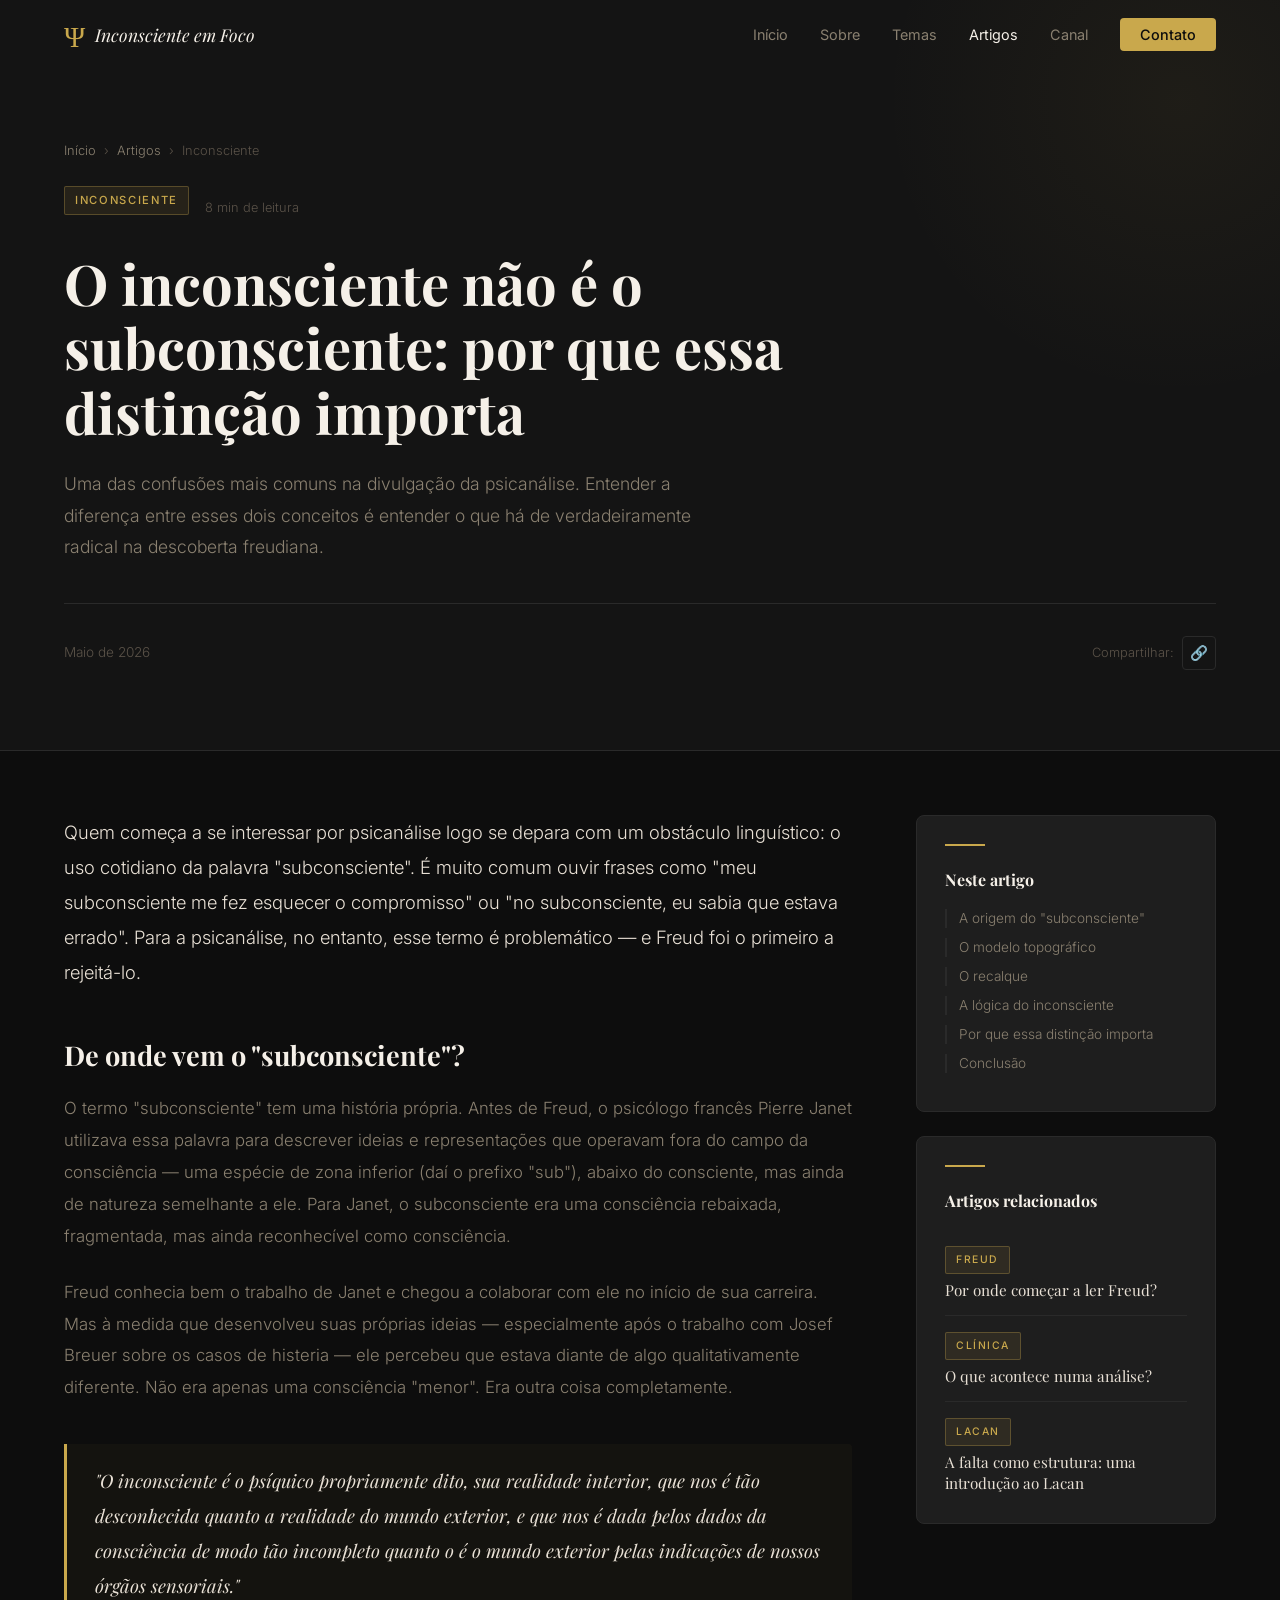
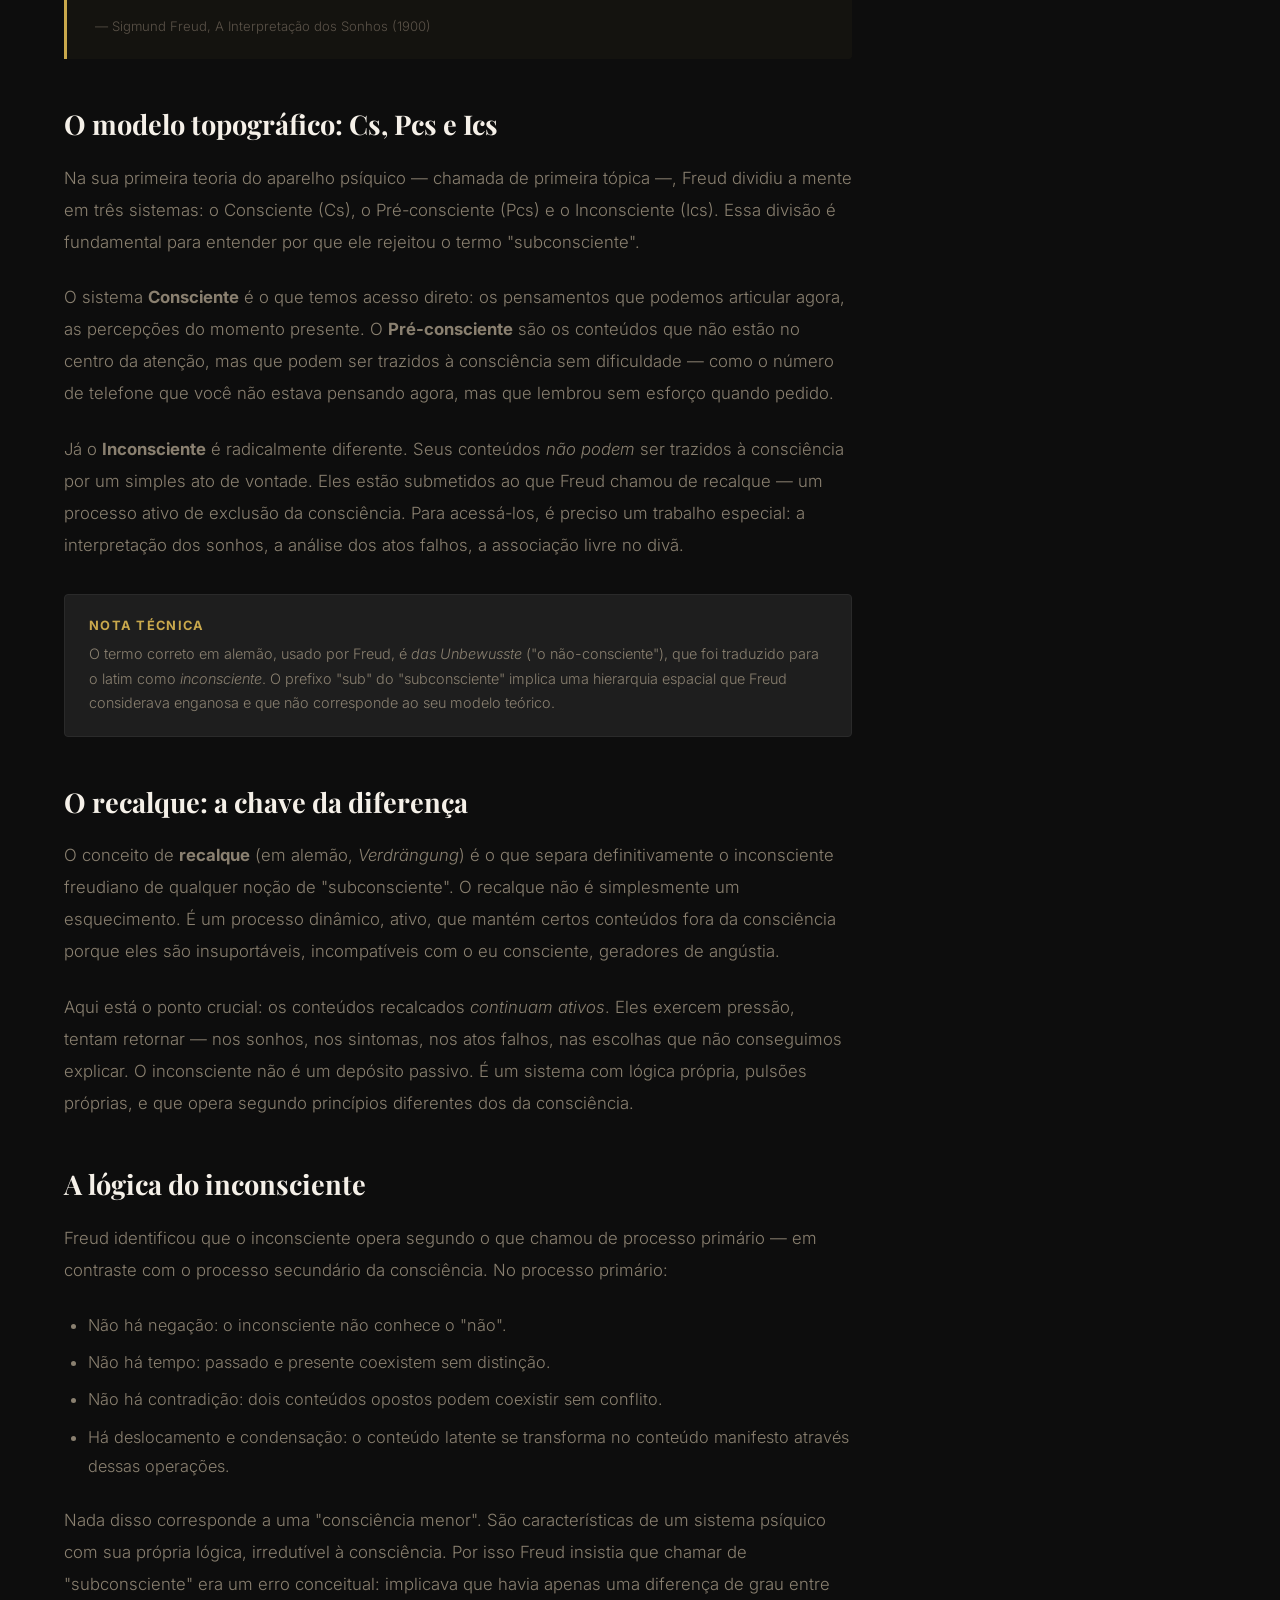
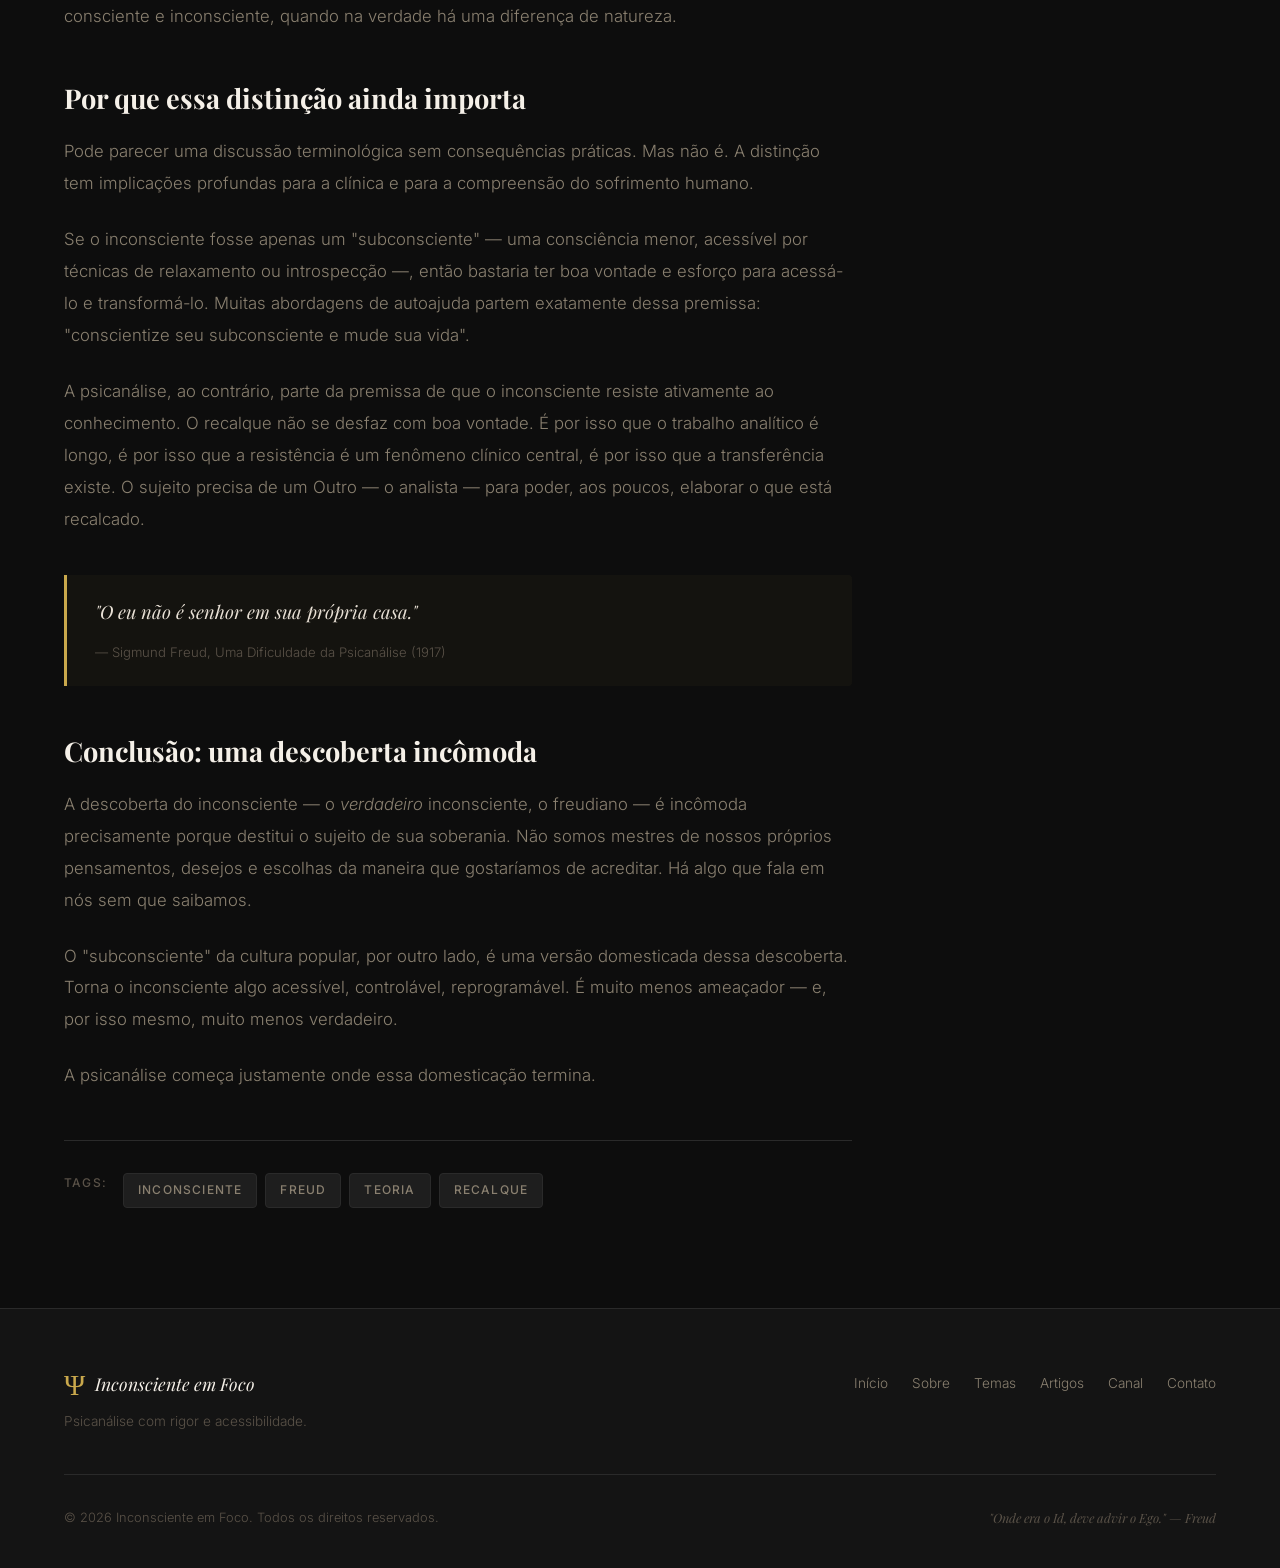
<file: artigo-inconsciente-subconsciente.html>
<!DOCTYPE html>
<html lang="pt-BR">
<head>
  <meta charset="UTF-8" />
  <meta name="viewport" content="width=device-width, initial-scale=1.0" />
  <title>O inconsciente não é o subconsciente — Inconsciente em Foco</title>
  <link rel="stylesheet" href="style.css" />
  <link rel="preconnect" href="https://fonts.googleapis.com" />
  <link rel="preconnect" href="https://fonts.gstatic.com" crossorigin />
  <link href="https://fonts.googleapis.com/css2?family=Playfair+Display:ital,wght@0,400;0,600;0,700;1,400&family=Inter:wght@300;400;500&display=swap" rel="stylesheet" />
</head>
<body class="page-article">

  <!-- NAVEGAÇÃO -->
  <nav id="navbar">
    <div class="nav-container">
      <a href="index.html" class="logo">
        <span class="logo-symbol">Ψ</span>
        <span class="logo-text">Inconsciente em Foco</span>
      </a>
      <button class="menu-toggle" id="menuToggle" aria-label="Abrir menu">
        <span></span><span></span><span></span>
      </button>
      <ul class="nav-links" id="navLinks">
        <li><a href="index.html#inicio">Início</a></li>
        <li><a href="index.html#sobre">Sobre</a></li>
        <li><a href="index.html#temas">Temas</a></li>
        <li><a href="artigos.html" class="active">Artigos</a></li>
        <li><a href="index.html#canal">Canal</a></li>
        <li><a href="index.html#contato" class="btn-nav">Contato</a></li>
      </ul>
    </div>
  </nav>

  <!-- CABEÇALHO DO ARTIGO -->
  <header class="article-hero">
    <div class="container">
      <nav class="article-breadcrumb">
        <a href="index.html">Início</a>
        <span>›</span>
        <a href="artigos.html">Artigos</a>
        <span>›</span>
        <span>Inconsciente</span>
      </nav>
      <div class="article-tag-line">
        <span class="artigo-tag">Inconsciente</span>
        <span class="article-reading-time">8 min de leitura</span>
      </div>
      <h1 class="article-title">O inconsciente não é o subconsciente: por que essa distinção importa</h1>
      <p class="article-subtitle">
        Uma das confusões mais comuns na divulgação da psicanálise. Entender a diferença entre esses dois conceitos é
        entender o que há de verdadeiramente radical na descoberta freudiana.
      </p>
      <div class="article-meta-bar">
        <span class="article-date">Maio de 2026</span>
        <div class="article-share">
          <span>Compartilhar:</span>
          <button class="share-btn" title="Copiar link" onclick="navigator.clipboard.writeText(window.location.href).then(()=>this.textContent='✓')">🔗</button>
        </div>
      </div>
    </div>
  </header>

  <!-- CORPO DO ARTIGO + SIDEBAR -->
  <div class="article-layout">

    <!-- CONTEÚDO -->
    <article class="article-body">

      <p>
        Quem começa a se interessar por psicanálise logo se depara com um obstáculo linguístico: o uso cotidiano da
        palavra "subconsciente". É muito comum ouvir frases como "meu subconsciente me fez esquecer o compromisso" ou
        "no subconsciente, eu sabia que estava errado". Para a psicanálise, no entanto, esse termo é problemático —
        e Freud foi o primeiro a rejeitá-lo.
      </p>

      <h2 id="origem">De onde vem o "subconsciente"?</h2>

      <p>
        O termo "subconsciente" tem uma história própria. Antes de Freud, o psicólogo francês Pierre Janet utilizava essa
        palavra para descrever ideias e representações que operavam fora do campo da consciência — uma espécie de zona
        inferior (daí o prefixo "sub"), abaixo do consciente, mas ainda de natureza semelhante a ele. Para Janet,
        o subconsciente era uma consciência rebaixada, fragmentada, mas ainda reconhecível como consciência.
      </p>

      <p>
        Freud conhecia bem o trabalho de Janet e chegou a colaborar com ele no início de sua carreira. Mas à medida
        que desenvolveu suas próprias ideias — especialmente após o trabalho com Josef Breuer sobre os casos de histeria —
        ele percebeu que estava diante de algo qualitativamente diferente. Não era apenas uma consciência "menor".
        Era outra coisa completamente.
      </p>

      <blockquote>
        <p>"O inconsciente é o psíquico propriamente dito, sua realidade interior, que nos é tão desconhecida quanto
        a realidade do mundo exterior, e que nos é dada pelos dados da consciência de modo tão incompleto quanto
        o é o mundo exterior pelas indicações de nossos órgãos sensoriais."</p>
        <cite>— Sigmund Freud, A Interpretação dos Sonhos (1900)</cite>
      </blockquote>

      <h2 id="topica">O modelo topográfico: Cs, Pcs e Ics</h2>

      <p>
        Na sua primeira teoria do aparelho psíquico — chamada de primeira tópica —, Freud dividiu a mente em três
        sistemas: o Consciente (Cs), o Pré-consciente (Pcs) e o Inconsciente (Ics). Essa divisão é fundamental para
        entender por que ele rejeitou o termo "subconsciente".
      </p>

      <p>
        O sistema <strong>Consciente</strong> é o que temos acesso direto: os pensamentos que podemos articular agora,
        as percepções do momento presente. O <strong>Pré-consciente</strong> são os conteúdos que não estão no
        centro da atenção, mas que podem ser trazidos à consciência sem dificuldade — como o número de telefone que
        você não estava pensando agora, mas que lembrou sem esforço quando pedido.
      </p>

      <p>
        Já o <strong>Inconsciente</strong> é radicalmente diferente. Seus conteúdos <em>não podem</em> ser trazidos
        à consciência por um simples ato de vontade. Eles estão submetidos ao que Freud chamou de recalque — um
        processo ativo de exclusão da consciência. Para acessá-los, é preciso um trabalho especial: a interpretação
        dos sonhos, a análise dos atos falhos, a associação livre no divã.
      </p>

      <div class="note">
        <strong>Nota técnica</strong>
        O termo correto em alemão, usado por Freud, é <em>das Unbewusste</em> ("o não-consciente"), que foi traduzido
        para o latim como <em>inconsciente</em>. O prefixo "sub" do "subconsciente" implica uma hierarquia espacial
        que Freud considerava enganosa e que não corresponde ao seu modelo teórico.
      </div>

      <h2 id="recalque">O recalque: a chave da diferença</h2>

      <p>
        O conceito de <strong>recalque</strong> (em alemão, <em>Verdrängung</em>) é o que separa definitivamente o
        inconsciente freudiano de qualquer noção de "subconsciente". O recalque não é simplesmente um esquecimento.
        É um processo dinâmico, ativo, que mantém certos conteúdos fora da consciência porque eles são insuportáveis,
        incompatíveis com o eu consciente, geradores de angústia.
      </p>

      <p>
        Aqui está o ponto crucial: os conteúdos recalcados <em>continuam ativos</em>. Eles exercem pressão, tentam
        retornar — nos sonhos, nos sintomas, nos atos falhos, nas escolhas que não conseguimos explicar. O inconsciente
        não é um depósito passivo. É um sistema com lógica própria, pulsões próprias, e que opera segundo princípios
        diferentes dos da consciência.
      </p>

      <h2 id="logica">A lógica do inconsciente</h2>

      <p>
        Freud identificou que o inconsciente opera segundo o que chamou de processo primário — em contraste com o
        processo secundário da consciência. No processo primário:
      </p>

      <ul>
        <li>Não há negação: o inconsciente não conhece o "não".</li>
        <li>Não há tempo: passado e presente coexistem sem distinção.</li>
        <li>Não há contradição: dois conteúdos opostos podem coexistir sem conflito.</li>
        <li>Há deslocamento e condensação: o conteúdo latente se transforma no conteúdo manifesto através dessas operações.</li>
      </ul>

      <p>
        Nada disso corresponde a uma "consciência menor". São características de um sistema psíquico com sua própria
        lógica, irredutível à consciência. Por isso Freud insistia que chamar de "subconsciente" era um erro conceitual:
        implicava que havia apenas uma diferença de grau entre consciente e inconsciente, quando na verdade há uma
        diferença de natureza.
      </p>

      <h2 id="importancia">Por que essa distinção ainda importa</h2>

      <p>
        Pode parecer uma discussão terminológica sem consequências práticas. Mas não é. A distinção tem implicações
        profundas para a clínica e para a compreensão do sofrimento humano.
      </p>

      <p>
        Se o inconsciente fosse apenas um "subconsciente" — uma consciência menor, acessível por técnicas de
        relaxamento ou introspecção —, então bastaria ter boa vontade e esforço para acessá-lo e transformá-lo.
        Muitas abordagens de autoajuda partem exatamente dessa premissa: "conscientize seu subconsciente e mude
        sua vida".
      </p>

      <p>
        A psicanálise, ao contrário, parte da premissa de que o inconsciente resiste ativamente ao conhecimento.
        O recalque não se desfaz com boa vontade. É por isso que o trabalho analítico é longo, é por isso que
        a resistência é um fenômeno clínico central, é por isso que a transferência existe. O sujeito precisa de
        um Outro — o analista — para poder, aos poucos, elaborar o que está recalcado.
      </p>

      <blockquote>
        <p>"O eu não é senhor em sua própria casa."</p>
        <cite>— Sigmund Freud, Uma Dificuldade da Psicanálise (1917)</cite>
      </blockquote>

      <h2 id="conclusao">Conclusão: uma descoberta incômoda</h2>

      <p>
        A descoberta do inconsciente — o <em>verdadeiro</em> inconsciente, o freudiano — é incômoda precisamente porque
        destitui o sujeito de sua soberania. Não somos mestres de nossos próprios pensamentos, desejos e escolhas
        da maneira que gostaríamos de acreditar. Há algo que fala em nós sem que saibamos.
      </p>

      <p>
        O "subconsciente" da cultura popular, por outro lado, é uma versão domesticada dessa descoberta. Torna o
        inconsciente algo acessível, controlável, reprogramável. É muito menos ameaçador — e, por isso mesmo,
        muito menos verdadeiro.
      </p>

      <p>
        A psicanálise começa justamente onde essa domesticação termina.
      </p>

      <div class="article-tags">
        <span class="filter-label" style="margin-right: 8px;">Tags:</span>
        <a href="artigos.html" class="article-tag-link">Inconsciente</a>
        <a href="artigos.html" class="article-tag-link">Freud</a>
        <a href="artigos.html" class="article-tag-link">Teoria</a>
        <a href="artigos.html" class="article-tag-link">Recalque</a>
      </div>

    </article>

    <!-- SIDEBAR -->
    <aside class="article-sidebar">

      <div class="sidebar-block">
        <h4>Neste artigo</h4>
        <ul class="toc-list">
          <li><a href="#origem">A origem do "subconsciente"</a></li>
          <li><a href="#topica">O modelo topográfico</a></li>
          <li><a href="#recalque">O recalque</a></li>
          <li><a href="#logica">A lógica do inconsciente</a></li>
          <li><a href="#importancia">Por que essa distinção importa</a></li>
          <li><a href="#conclusao">Conclusão</a></li>
        </ul>
      </div>

      <div class="sidebar-block">
        <h4>Artigos relacionados</h4>
        <div class="related-article-item">
          <div class="artigo-tag">Freud</div>
          <a href="artigo-como-ler-freud.html">Por onde começar a ler Freud?</a>
        </div>
        <div class="related-article-item">
          <div class="artigo-tag">Clínica</div>
          <a href="artigo-o-que-acontece-numa-analise.html">O que acontece numa análise?</a>
        </div>
        <div class="related-article-item">
          <div class="artigo-tag">Lacan</div>
          <a href="artigos.html">A falta como estrutura: uma introdução ao Lacan</a>
        </div>
      </div>

    </aside>
  </div>

  <!-- FOOTER -->
  <footer class="footer">
    <div class="container">
      <div class="footer-inner">
        <div class="footer-brand">
          <a href="index.html" class="logo">
            <span class="logo-symbol">Ψ</span>
            <span class="logo-text">Inconsciente em Foco</span>
          </a>
          <p>Psicanálise com rigor e acessibilidade.</p>
        </div>
        <nav class="footer-nav">
          <ul>
            <li><a href="index.html#inicio">Início</a></li>
            <li><a href="index.html#sobre">Sobre</a></li>
            <li><a href="index.html#temas">Temas</a></li>
            <li><a href="artigos.html">Artigos</a></li>
            <li><a href="index.html#canal">Canal</a></li>
            <li><a href="index.html#contato">Contato</a></li>
          </ul>
        </nav>
      </div>
      <div class="footer-bottom">
        <p>© 2026 Inconsciente em Foco. Todos os direitos reservados.</p>
        <p class="footer-freud">"Onde era o Id, deve advir o Ego." — Freud</p>
      </div>
    </div>
  </footer>

  <script src="script.js"></script>
  <script>
    // TOC active link on scroll
    const headings = document.querySelectorAll('.article-body h2[id]');
    const tocLinks = document.querySelectorAll('.toc-list a');
    const observer = new IntersectionObserver(entries => {
      entries.forEach(entry => {
        if (entry.isIntersecting) {
          tocLinks.forEach(a => a.classList.remove('active'));
          const active = document.querySelector(`.toc-list a[href="#${entry.target.id}"]`);
          if (active) active.classList.add('active');
        }
      });
    }, { rootMargin: '-20% 0px -70% 0px' });
    headings.forEach(h => observer.observe(h));
  </script>
</body>
</html>
</file>
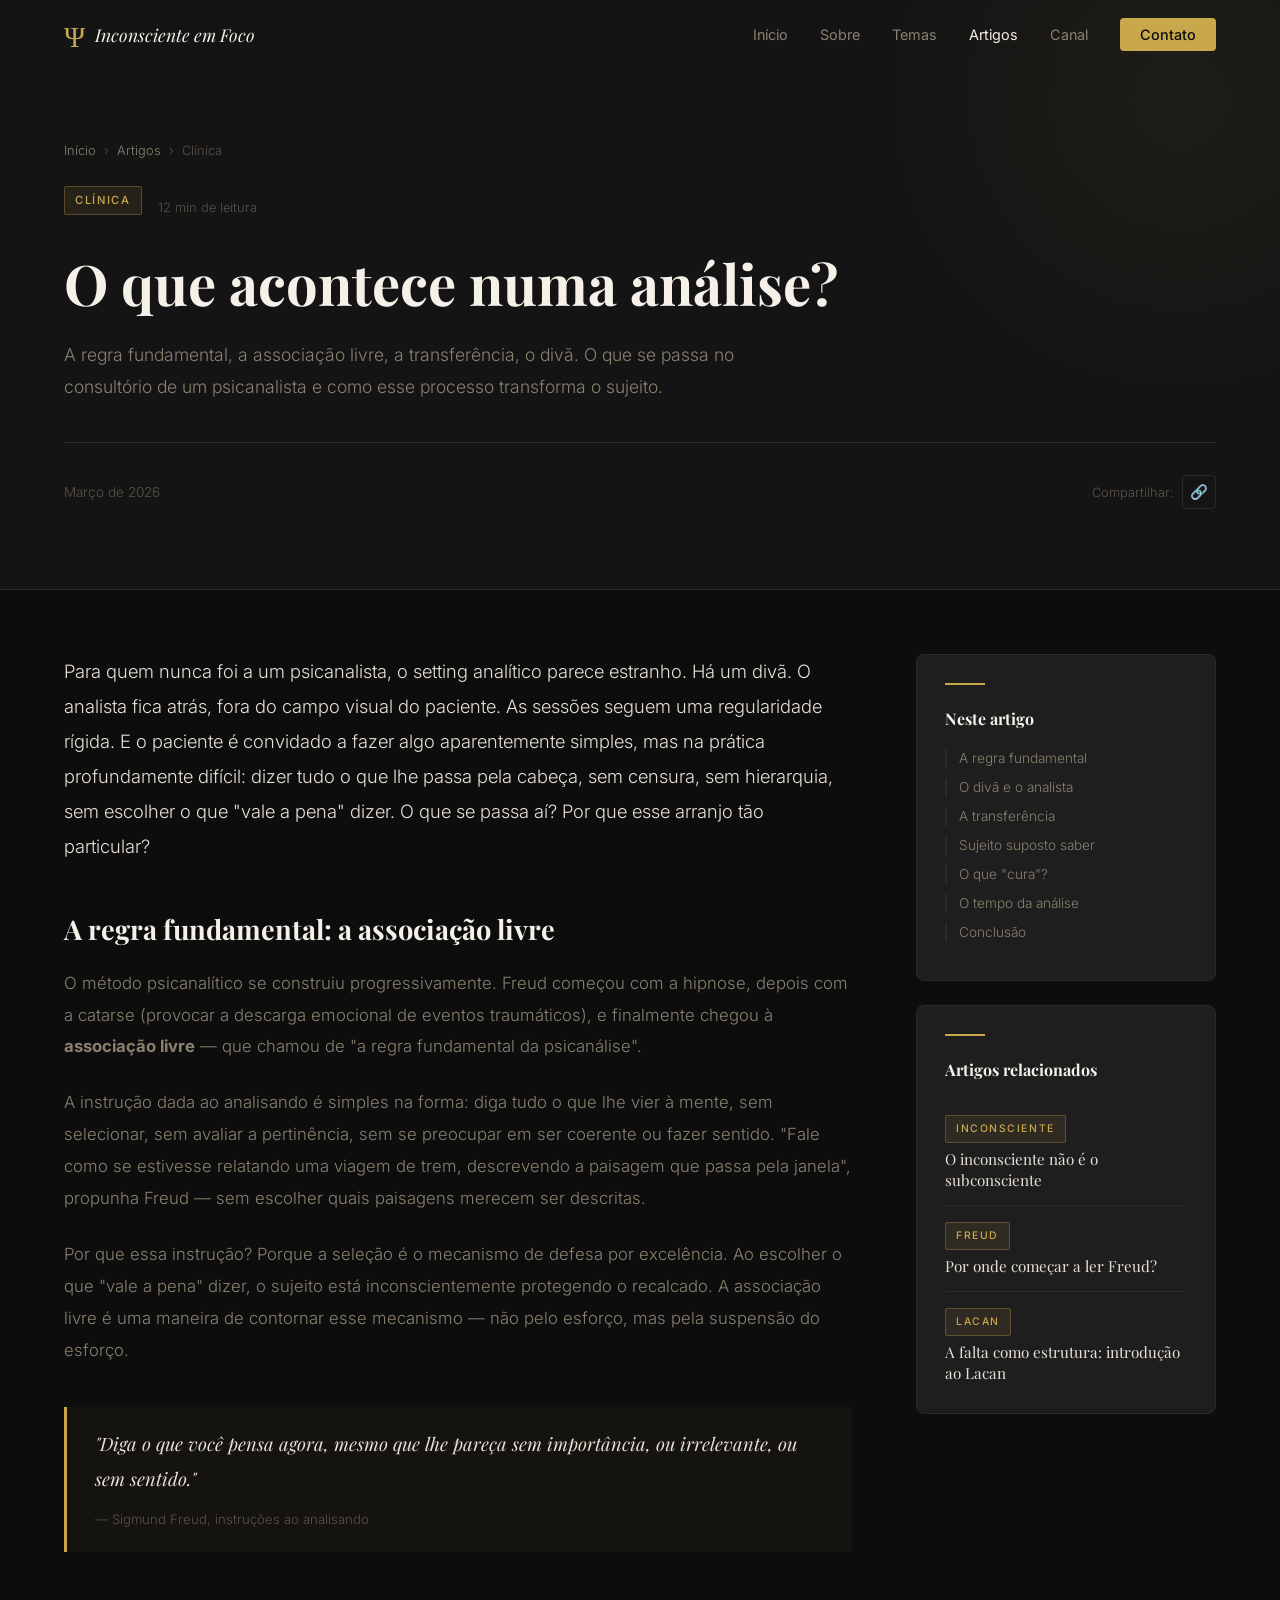
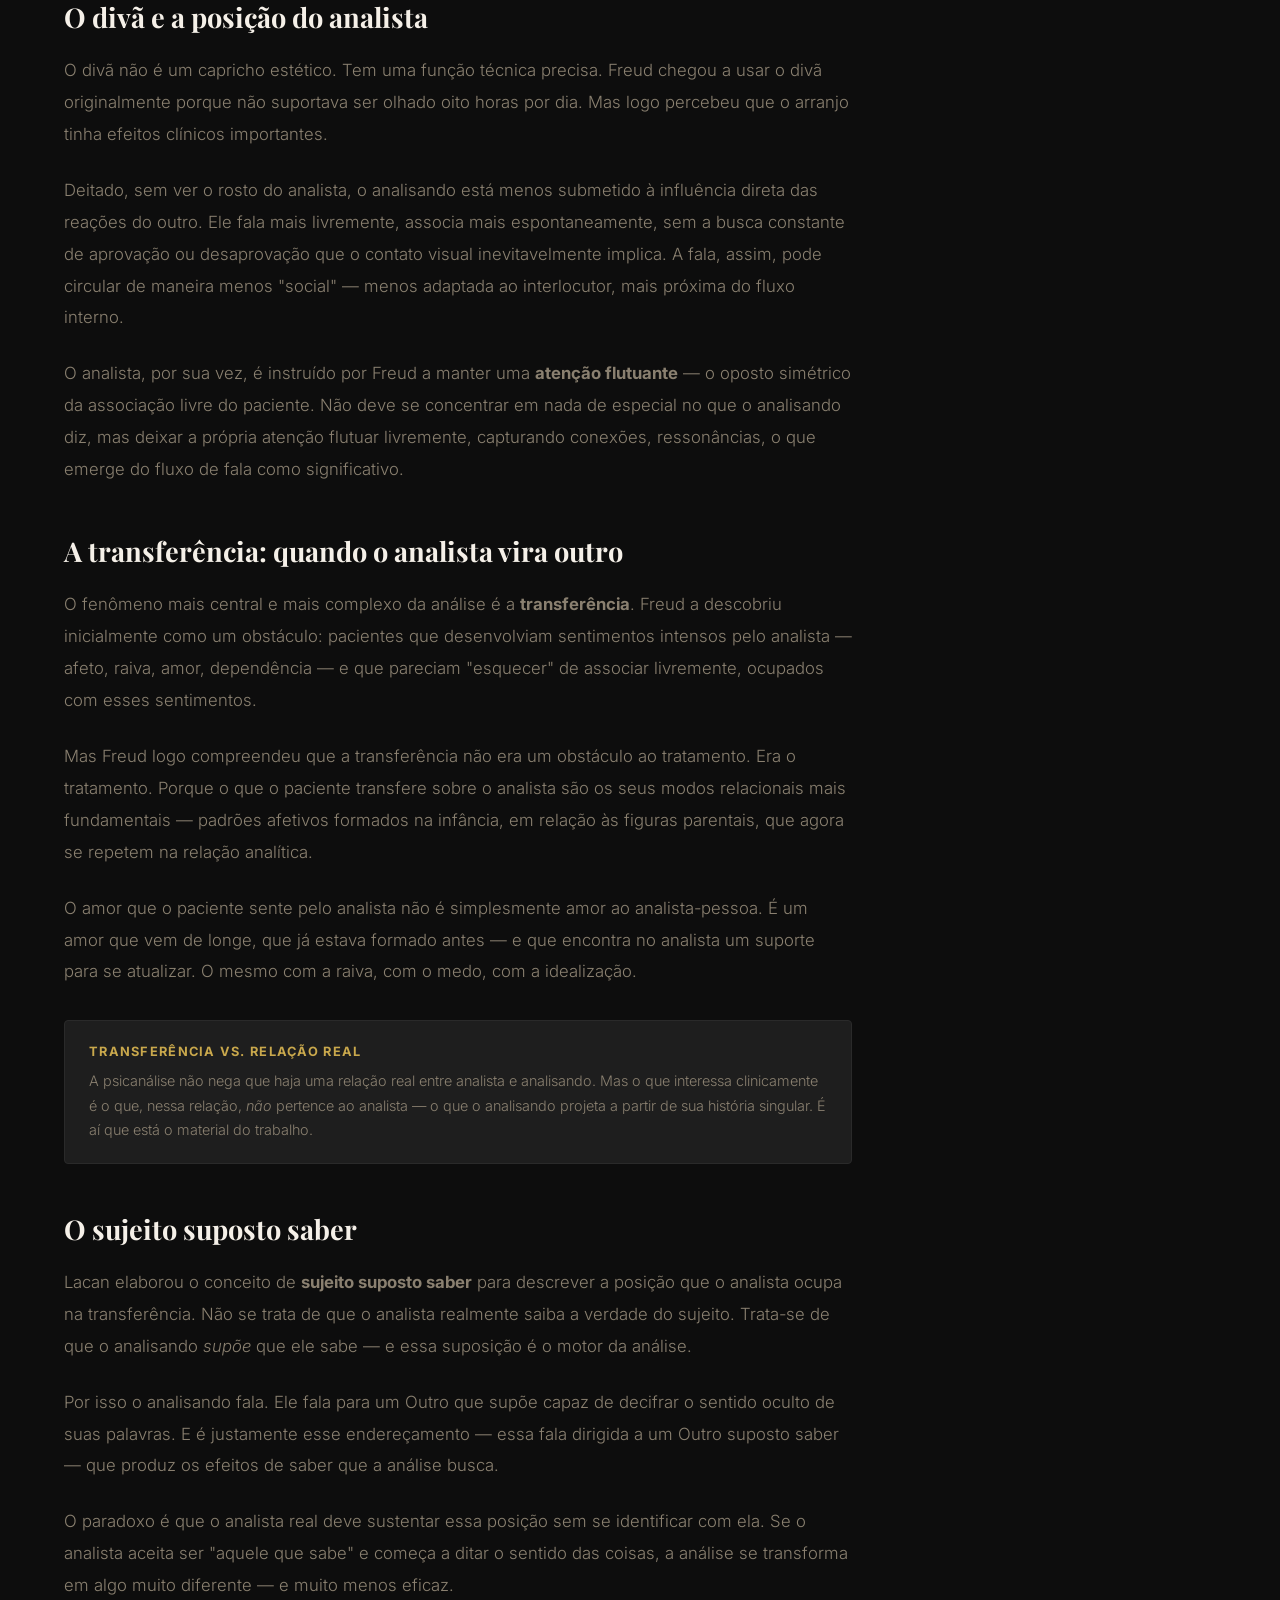
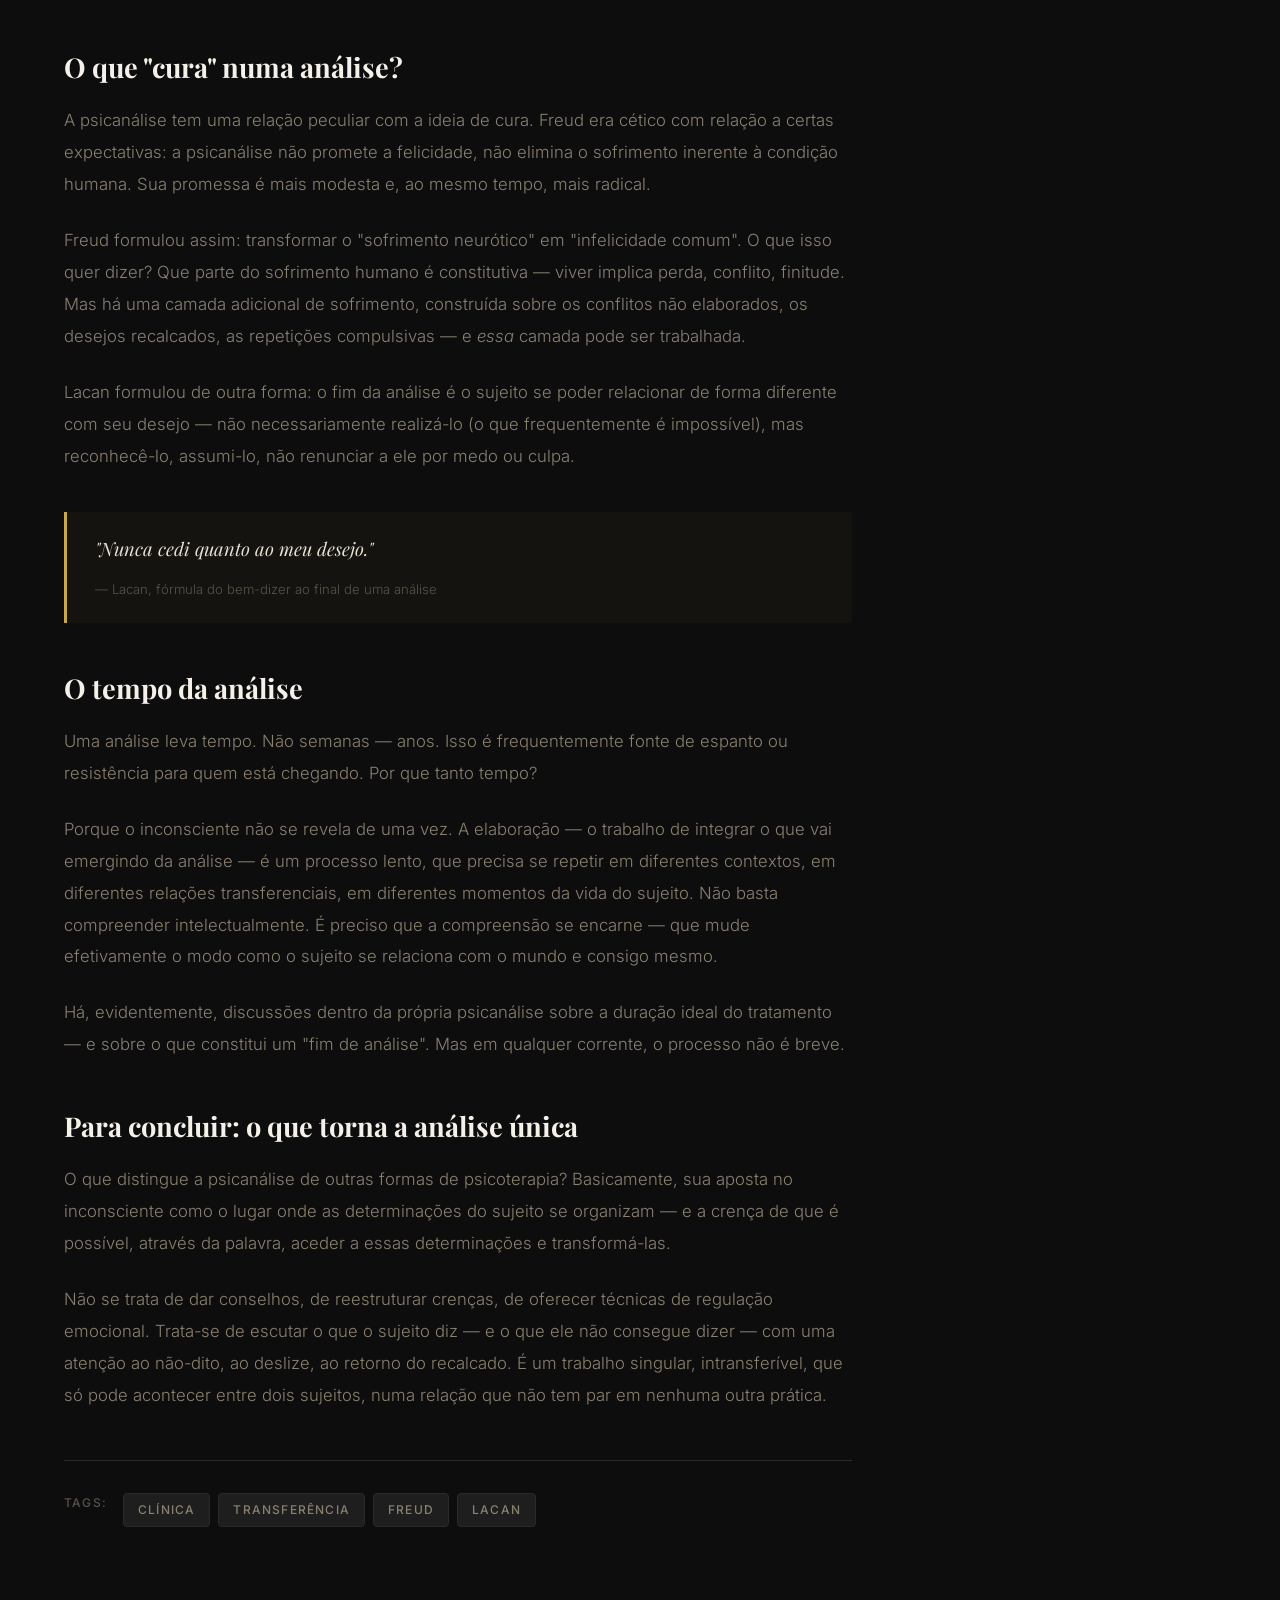
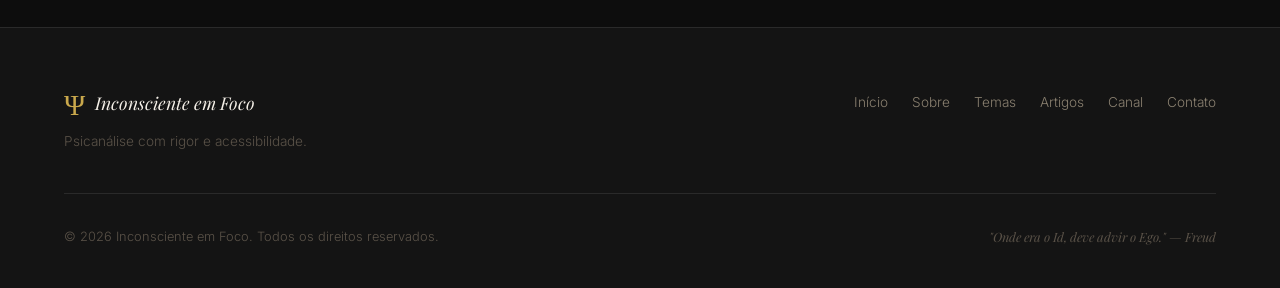
<file: artigo-o-que-acontece-numa-analise.html>
<!DOCTYPE html>
<html lang="pt-BR">
<head>
  <meta charset="UTF-8" />
  <meta name="viewport" content="width=device-width, initial-scale=1.0" />
  <title>O que acontece numa análise? — Inconsciente em Foco</title>
  <link rel="stylesheet" href="style.css" />
  <link rel="preconnect" href="https://fonts.googleapis.com" />
  <link rel="preconnect" href="https://fonts.gstatic.com" crossorigin />
  <link href="https://fonts.googleapis.com/css2?family=Playfair+Display:ital,wght@0,400;0,600;0,700;1,400&family=Inter:wght@300;400;500&display=swap" rel="stylesheet" />
</head>
<body class="page-article">

  <!-- NAVEGAÇÃO -->
  <nav id="navbar">
    <div class="nav-container">
      <a href="index.html" class="logo">
        <span class="logo-symbol">Ψ</span>
        <span class="logo-text">Inconsciente em Foco</span>
      </a>
      <button class="menu-toggle" id="menuToggle" aria-label="Abrir menu">
        <span></span><span></span><span></span>
      </button>
      <ul class="nav-links" id="navLinks">
        <li><a href="index.html#inicio">Início</a></li>
        <li><a href="index.html#sobre">Sobre</a></li>
        <li><a href="index.html#temas">Temas</a></li>
        <li><a href="artigos.html" class="active">Artigos</a></li>
        <li><a href="index.html#canal">Canal</a></li>
        <li><a href="index.html#contato" class="btn-nav">Contato</a></li>
      </ul>
    </div>
  </nav>

  <!-- CABEÇALHO DO ARTIGO -->
  <header class="article-hero">
    <div class="container">
      <nav class="article-breadcrumb">
        <a href="index.html">Início</a>
        <span>›</span>
        <a href="artigos.html">Artigos</a>
        <span>›</span>
        <span>Clínica</span>
      </nav>
      <div class="article-tag-line">
        <span class="artigo-tag">Clínica</span>
        <span class="article-reading-time">12 min de leitura</span>
      </div>
      <h1 class="article-title">O que acontece numa análise?</h1>
      <p class="article-subtitle">
        A regra fundamental, a associação livre, a transferência, o divã. O que se passa no consultório
        de um psicanalista e como esse processo transforma o sujeito.
      </p>
      <div class="article-meta-bar">
        <span class="article-date">Março de 2026</span>
        <div class="article-share">
          <span>Compartilhar:</span>
          <button class="share-btn" title="Copiar link" onclick="navigator.clipboard.writeText(window.location.href).then(()=>this.textContent='✓')">🔗</button>
        </div>
      </div>
    </div>
  </header>

  <!-- CORPO DO ARTIGO + SIDEBAR -->
  <div class="article-layout">

    <article class="article-body">

      <p>
        Para quem nunca foi a um psicanalista, o setting analítico parece estranho. Há um divã.
        O analista fica atrás, fora do campo visual do paciente. As sessões seguem uma regularidade rígida.
        E o paciente é convidado a fazer algo aparentemente simples, mas na prática profundamente difícil:
        dizer tudo o que lhe passa pela cabeça, sem censura, sem hierarquia, sem escolher o que "vale a pena" dizer.
        O que se passa aí? Por que esse arranjo tão particular?
      </p>

      <h2 id="regra-fundamental">A regra fundamental: a associação livre</h2>

      <p>
        O método psicanalítico se construiu progressivamente. Freud começou com a hipnose, depois com a
        catarse (provocar a descarga emocional de eventos traumáticos), e finalmente chegou à
        <strong>associação livre</strong> — que chamou de "a regra fundamental da psicanálise".
      </p>

      <p>
        A instrução dada ao analisando é simples na forma: diga tudo o que lhe vier à mente, sem
        selecionar, sem avaliar a pertinência, sem se preocupar em ser coerente ou fazer sentido.
        "Fale como se estivesse relatando uma viagem de trem, descrevendo a paisagem que passa pela janela",
        propunha Freud — sem escolher quais paisagens merecem ser descritas.
      </p>

      <p>
        Por que essa instrução? Porque a seleção é o mecanismo de defesa por excelência. Ao escolher
        o que "vale a pena" dizer, o sujeito está inconscientemente protegendo o recalcado. A associação
        livre é uma maneira de contornar esse mecanismo — não pelo esforço, mas pela suspensão do esforço.
      </p>

      <blockquote>
        <p>"Diga o que você pensa agora, mesmo que lhe pareça sem importância, ou irrelevante, ou sem sentido."</p>
        <cite>— Sigmund Freud, instruções ao analisando</cite>
      </blockquote>

      <h2 id="o-diva">O divã e a posição do analista</h2>

      <p>
        O divã não é um capricho estético. Tem uma função técnica precisa. Freud chegou a usar o divã
        originalmente porque não suportava ser olhado oito horas por dia. Mas logo percebeu que o
        arranjo tinha efeitos clínicos importantes.
      </p>

      <p>
        Deitado, sem ver o rosto do analista, o analisando está menos submetido à influência direta
        das reações do outro. Ele fala mais livremente, associa mais espontaneamente, sem a busca
        constante de aprovação ou desaprovação que o contato visual inevitavelmente implica. A fala,
        assim, pode circular de maneira menos "social" — menos adaptada ao interlocutor, mais
        próxima do fluxo interno.
      </p>

      <p>
        O analista, por sua vez, é instruído por Freud a manter uma <strong>atenção flutuante</strong>
        — o oposto simétrico da associação livre do paciente. Não deve se concentrar em nada de
        especial no que o analisando diz, mas deixar a própria atenção flutuar livremente, capturando
        conexões, ressonâncias, o que emerge do fluxo de fala como significativo.
      </p>

      <h2 id="transferencia">A transferência: quando o analista vira outro</h2>

      <p>
        O fenômeno mais central e mais complexo da análise é a <strong>transferência</strong>.
        Freud a descobriu inicialmente como um obstáculo: pacientes que desenvolviam sentimentos
        intensos pelo analista — afeto, raiva, amor, dependência — e que pareciam "esquecer" de
        associar livremente, ocupados com esses sentimentos.
      </p>

      <p>
        Mas Freud logo compreendeu que a transferência não era um obstáculo ao tratamento.
        Era o tratamento. Porque o que o paciente transfere sobre o analista são os seus modos
        relacionais mais fundamentais — padrões afetivos formados na infância, em relação às
        figuras parentais, que agora se repetem na relação analítica.
      </p>

      <p>
        O amor que o paciente sente pelo analista não é simplesmente amor ao analista-pessoa.
        É um amor que vem de longe, que já estava formado antes — e que encontra no analista
        um suporte para se atualizar. O mesmo com a raiva, com o medo, com a idealização.
      </p>

      <div class="note">
        <strong>Transferência vs. relação real</strong>
        A psicanálise não nega que haja uma relação real entre analista e analisando. Mas o que
        interessa clinicamente é o que, nessa relação, <em>não</em> pertence ao analista —
        o que o analisando projeta a partir de sua história singular. É aí que está o material
        do trabalho.
      </div>

      <h2 id="sujeito-suposto-saber">O sujeito suposto saber</h2>

      <p>
        Lacan elaborou o conceito de <strong>sujeito suposto saber</strong> para descrever a posição
        que o analista ocupa na transferência. Não se trata de que o analista realmente saiba a
        verdade do sujeito. Trata-se de que o analisando <em>supõe</em> que ele sabe — e essa
        suposição é o motor da análise.
      </p>

      <p>
        Por isso o analisando fala. Ele fala para um Outro que supõe capaz de decifrar o sentido
        oculto de suas palavras. E é justamente esse endereçamento — essa fala dirigida a um Outro
        suposto saber — que produz os efeitos de saber que a análise busca.
      </p>

      <p>
        O paradoxo é que o analista real deve sustentar essa posição sem se identificar com ela.
        Se o analista aceita ser "aquele que sabe" e começa a ditar o sentido das coisas, a
        análise se transforma em algo muito diferente — e muito menos eficaz.
      </p>

      <h2 id="o-que-cura">O que "cura" numa análise?</h2>

      <p>
        A psicanálise tem uma relação peculiar com a ideia de cura. Freud era cético com relação
        a certas expectativas: a psicanálise não promete a felicidade, não elimina o sofrimento
        inerente à condição humana. Sua promessa é mais modesta e, ao mesmo tempo, mais radical.
      </p>

      <p>
        Freud formulou assim: transformar o "sofrimento neurótico" em "infelicidade comum". O que
        isso quer dizer? Que parte do sofrimento humano é constitutiva — viver implica perda,
        conflito, finitude. Mas há uma camada adicional de sofrimento, construída sobre os
        conflitos não elaborados, os desejos recalcados, as repetições compulsivas — e <em>essa</em>
        camada pode ser trabalhada.
      </p>

      <p>
        Lacan formulou de outra forma: o fim da análise é o sujeito se poder relacionar de forma
        diferente com seu desejo — não necessariamente realizá-lo (o que frequentemente é impossível),
        mas reconhecê-lo, assumi-lo, não renunciar a ele por medo ou culpa.
      </p>

      <blockquote>
        <p>"Nunca cedi quanto ao meu desejo."</p>
        <cite>— Lacan, fórmula do bem-dizer ao final de uma análise</cite>
      </blockquote>

      <h2 id="tempo">O tempo da análise</h2>

      <p>
        Uma análise leva tempo. Não semanas — anos. Isso é frequentemente fonte de espanto ou
        resistência para quem está chegando. Por que tanto tempo?
      </p>

      <p>
        Porque o inconsciente não se revela de uma vez. A elaboração — o trabalho de integrar o
        que vai emergindo da análise — é um processo lento, que precisa se repetir em diferentes
        contextos, em diferentes relações transferenciais, em diferentes momentos da vida do sujeito.
        Não basta compreender intelectualmente. É preciso que a compreensão se encarne —
        que mude efetivamente o modo como o sujeito se relaciona com o mundo e consigo mesmo.
      </p>

      <p>
        Há, evidentemente, discussões dentro da própria psicanálise sobre a duração ideal do
        tratamento — e sobre o que constitui um "fim de análise". Mas em qualquer corrente, o
        processo não é breve.
      </p>

      <h2 id="conclusao">Para concluir: o que torna a análise única</h2>

      <p>
        O que distingue a psicanálise de outras formas de psicoterapia? Basicamente, sua aposta
        no inconsciente como o lugar onde as determinações do sujeito se organizam — e a crença de
        que é possível, através da palavra, aceder a essas determinações e transformá-las.
      </p>

      <p>
        Não se trata de dar conselhos, de reestruturar crenças, de oferecer técnicas de regulação
        emocional. Trata-se de escutar o que o sujeito diz — e o que ele não consegue dizer — com
        uma atenção ao não-dito, ao deslize, ao retorno do recalcado. É um trabalho singular,
        intransferível, que só pode acontecer entre dois sujeitos, numa relação que não tem par
        em nenhuma outra prática.
      </p>

      <div class="article-tags">
        <span class="filter-label" style="margin-right: 8px;">Tags:</span>
        <a href="artigos.html" class="article-tag-link">Clínica</a>
        <a href="artigos.html" class="article-tag-link">Transferência</a>
        <a href="artigos.html" class="article-tag-link">Freud</a>
        <a href="artigos.html" class="article-tag-link">Lacan</a>
      </div>

    </article>

    <!-- SIDEBAR -->
    <aside class="article-sidebar">

      <div class="sidebar-block">
        <h4>Neste artigo</h4>
        <ul class="toc-list">
          <li><a href="#regra-fundamental">A regra fundamental</a></li>
          <li><a href="#o-diva">O divã e o analista</a></li>
          <li><a href="#transferencia">A transferência</a></li>
          <li><a href="#sujeito-suposto-saber">Sujeito suposto saber</a></li>
          <li><a href="#o-que-cura">O que "cura"?</a></li>
          <li><a href="#tempo">O tempo da análise</a></li>
          <li><a href="#conclusao">Conclusão</a></li>
        </ul>
      </div>

      <div class="sidebar-block">
        <h4>Artigos relacionados</h4>
        <div class="related-article-item">
          <div class="artigo-tag">Inconsciente</div>
          <a href="artigo-inconsciente-subconsciente.html">O inconsciente não é o subconsciente</a>
        </div>
        <div class="related-article-item">
          <div class="artigo-tag">Freud</div>
          <a href="artigo-como-ler-freud.html">Por onde começar a ler Freud?</a>
        </div>
        <div class="related-article-item">
          <div class="artigo-tag">Lacan</div>
          <a href="artigos.html">A falta como estrutura: introdução ao Lacan</a>
        </div>
      </div>

    </aside>
  </div>

  <!-- FOOTER -->
  <footer class="footer">
    <div class="container">
      <div class="footer-inner">
        <div class="footer-brand">
          <a href="index.html" class="logo">
            <span class="logo-symbol">Ψ</span>
            <span class="logo-text">Inconsciente em Foco</span>
          </a>
          <p>Psicanálise com rigor e acessibilidade.</p>
        </div>
        <nav class="footer-nav">
          <ul>
            <li><a href="index.html#inicio">Início</a></li>
            <li><a href="index.html#sobre">Sobre</a></li>
            <li><a href="index.html#temas">Temas</a></li>
            <li><a href="artigos.html">Artigos</a></li>
            <li><a href="index.html#canal">Canal</a></li>
            <li><a href="index.html#contato">Contato</a></li>
          </ul>
        </nav>
      </div>
      <div class="footer-bottom">
        <p>© 2026 Inconsciente em Foco. Todos os direitos reservados.</p>
        <p class="footer-freud">"Onde era o Id, deve advir o Ego." — Freud</p>
      </div>
    </div>
  </footer>

  <script src="script.js"></script>
  <script>
    const headings = document.querySelectorAll('.article-body h2[id]');
    const tocLinks = document.querySelectorAll('.toc-list a');
    const observer = new IntersectionObserver(entries => {
      entries.forEach(entry => {
        if (entry.isIntersecting) {
          tocLinks.forEach(a => a.classList.remove('active'));
          const active = document.querySelector(`.toc-list a[href="#${entry.target.id}"]`);
          if (active) active.classList.add('active');
        }
      });
    }, { rootMargin: '-20% 0px -70% 0px' });
    headings.forEach(h => observer.observe(h));
  </script>
</body>
</html>
</file>
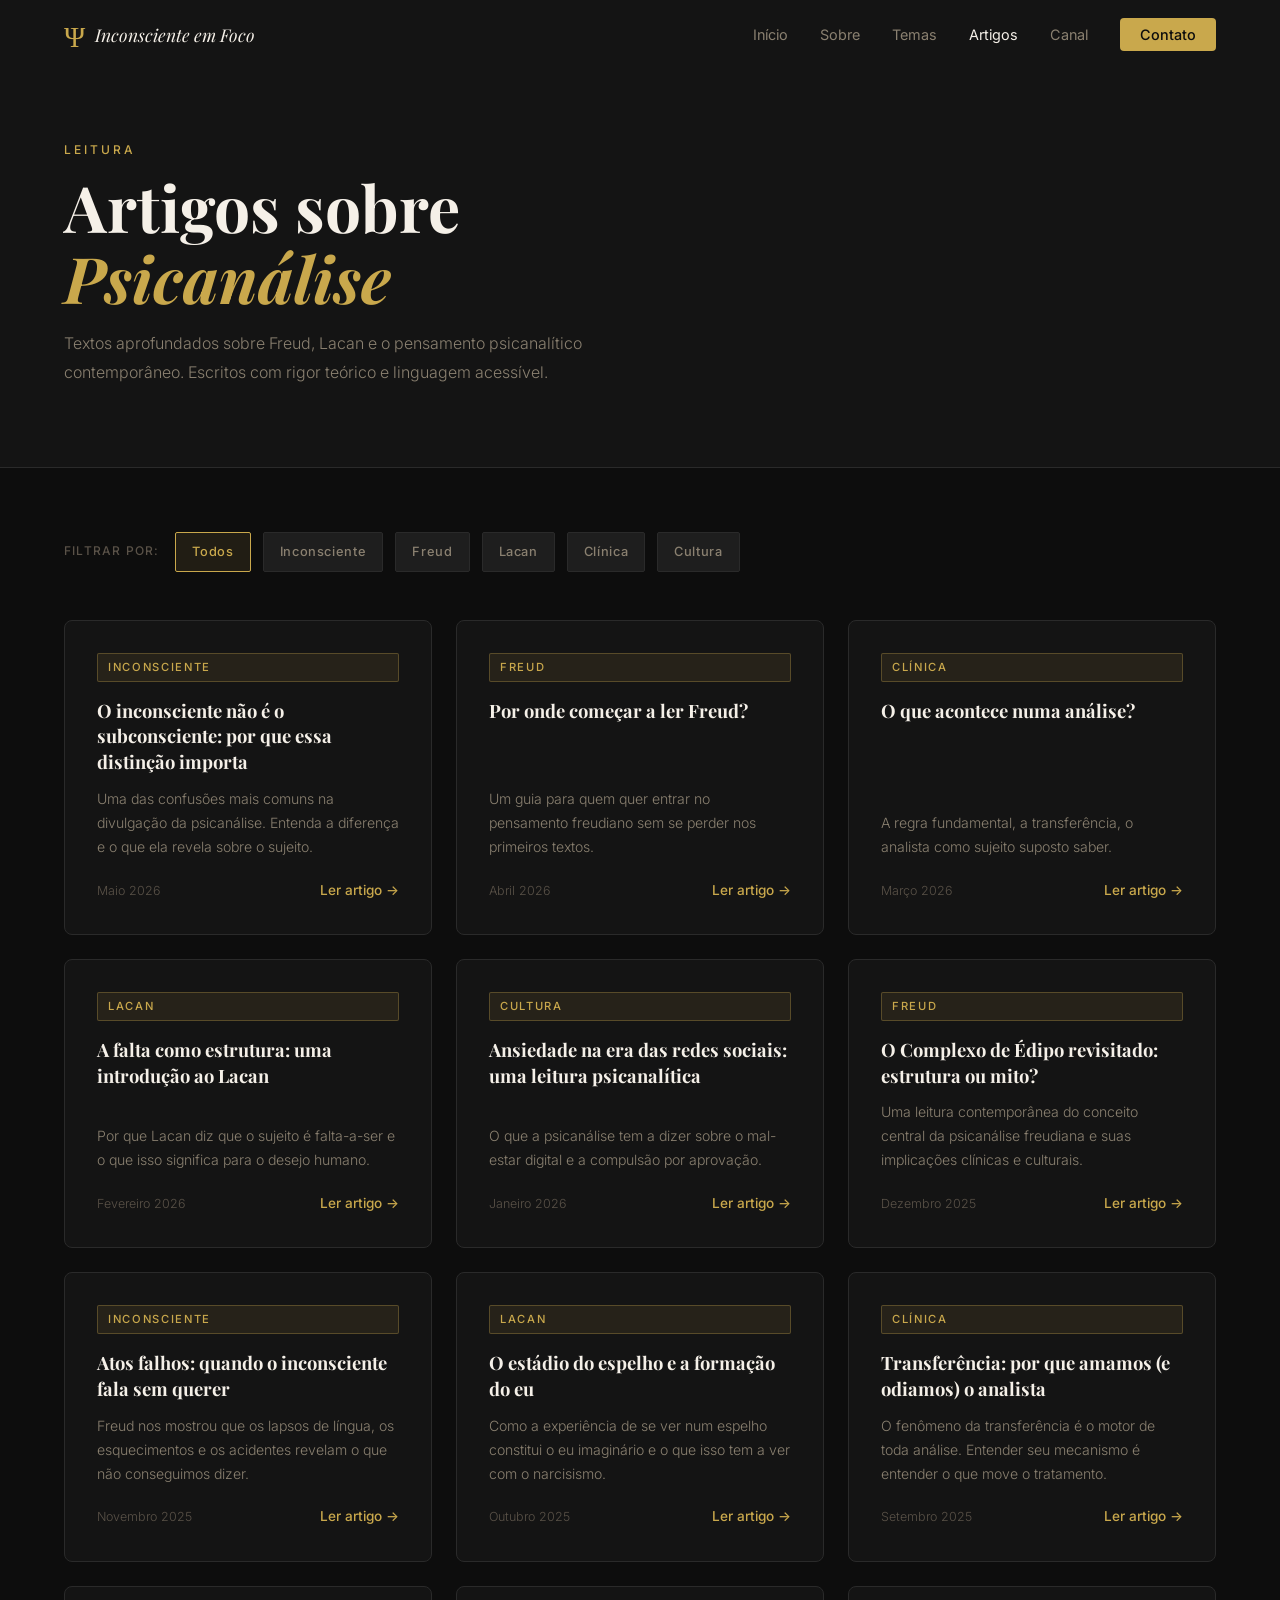
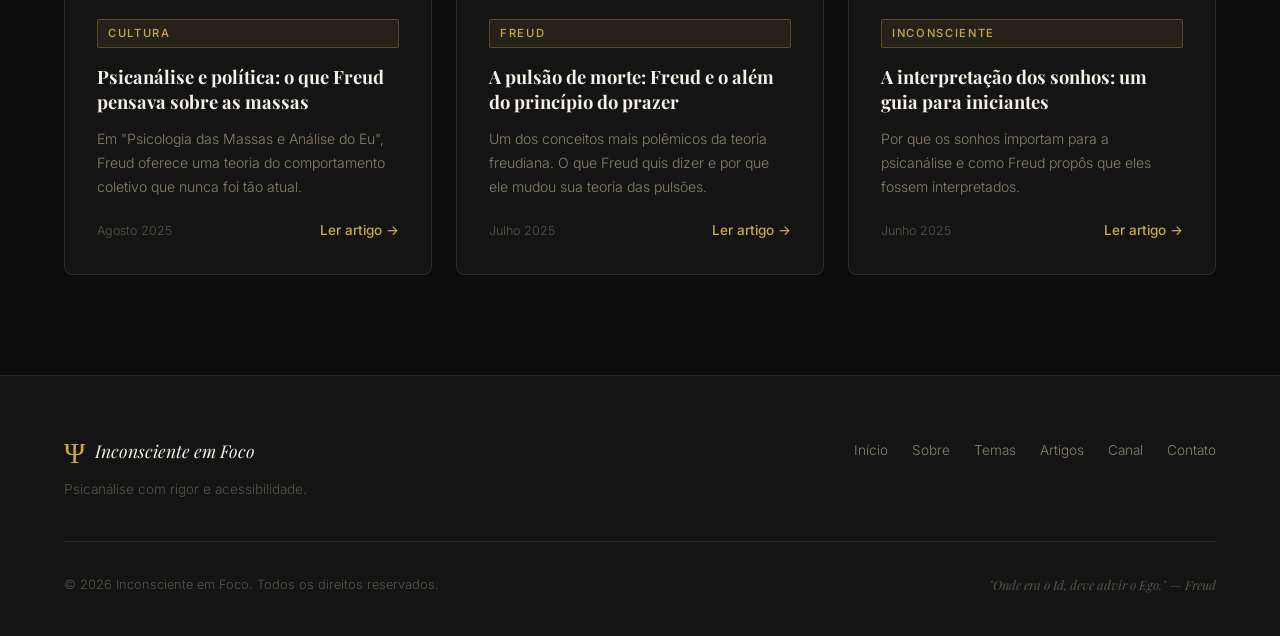
<file: artigos.html>
<!DOCTYPE html>
<html lang="pt-BR">
<head>
  <meta charset="UTF-8" />
  <meta name="viewport" content="width=device-width, initial-scale=1.0" />
  <title>Artigos — Inconsciente em Foco</title>
  <link rel="stylesheet" href="style.css" />
  <link rel="preconnect" href="https://fonts.googleapis.com" />
  <link rel="preconnect" href="https://fonts.gstatic.com" crossorigin />
  <link href="https://fonts.googleapis.com/css2?family=Playfair+Display:ital,wght@0,400;0,600;0,700;1,400&family=Inter:wght@300;400;500&display=swap" rel="stylesheet" />
</head>
<body class="page-article">

  <!-- NAVEGAÇÃO -->
  <nav id="navbar">
    <div class="nav-container">
      <a href="index.html" class="logo">
        <span class="logo-symbol">Ψ</span>
        <span class="logo-text">Inconsciente em Foco</span>
      </a>
      <button class="menu-toggle" id="menuToggle" aria-label="Abrir menu">
        <span></span><span></span><span></span>
      </button>
      <ul class="nav-links" id="navLinks">
        <li><a href="index.html#inicio">Início</a></li>
        <li><a href="index.html#sobre">Sobre</a></li>
        <li><a href="index.html#temas">Temas</a></li>
        <li><a href="artigos.html" class="active">Artigos</a></li>
        <li><a href="index.html#canal">Canal</a></li>
        <li><a href="index.html#contato" class="btn-nav">Contato</a></li>
      </ul>
    </div>
  </nav>

  <!-- HERO -->
  <section class="artigos-page-hero">
    <div class="container">
      <p class="hero-eyebrow">Leitura</p>
      <h1 class="artigos-page-title">Artigos sobre<br /><em style="color: var(--gold); font-style: italic;">Psicanálise</em></h1>
      <p class="artigos-page-sub">
        Textos aprofundados sobre Freud, Lacan e o pensamento psicanalítico contemporâneo.
        Escritos com rigor teórico e linguagem acessível.
      </p>
    </div>
  </section>

  <!-- ARTIGOS -->
  <section class="artigos-page-content">
    <div class="container">

      <!-- Filtros -->
      <div class="filter-bar">
        <span class="filter-label">Filtrar por:</span>
        <button class="filter-btn active" data-filter="todos">Todos</button>
        <button class="filter-btn" data-filter="inconsciente">Inconsciente</button>
        <button class="filter-btn" data-filter="freud">Freud</button>
        <button class="filter-btn" data-filter="lacan">Lacan</button>
        <button class="filter-btn" data-filter="clinica">Clínica</button>
        <button class="filter-btn" data-filter="cultura">Cultura</button>
      </div>

      <!-- Grid de artigos -->
      <div class="artigos-full-grid" id="artigosGrid">

        <article class="artigo-full-card" data-category="inconsciente">
          <div class="artigo-tag">Inconsciente</div>
          <h3>O inconsciente não é o subconsciente: por que essa distinção importa</h3>
          <p>Uma das confusões mais comuns na divulgação da psicanálise. Entenda a diferença e o que ela revela sobre o sujeito.</p>
          <div class="artigo-footer">
            <span class="artigo-date">Maio 2026</span>
            <a href="artigo-inconsciente-subconsciente.html" class="artigo-link">Ler artigo →</a>
          </div>
        </article>

        <article class="artigo-full-card" data-category="freud">
          <div class="artigo-tag">Freud</div>
          <h3>Por onde começar a ler Freud?</h3>
          <p>Um guia para quem quer entrar no pensamento freudiano sem se perder nos primeiros textos.</p>
          <div class="artigo-footer">
            <span class="artigo-date">Abril 2026</span>
            <a href="artigo-como-ler-freud.html" class="artigo-link">Ler artigo →</a>
          </div>
        </article>

        <article class="artigo-full-card" data-category="clinica">
          <div class="artigo-tag">Clínica</div>
          <h3>O que acontece numa análise?</h3>
          <p>A regra fundamental, a transferência, o analista como sujeito suposto saber.</p>
          <div class="artigo-footer">
            <span class="artigo-date">Março 2026</span>
            <a href="artigo-o-que-acontece-numa-analise.html" class="artigo-link">Ler artigo →</a>
          </div>
        </article>

        <article class="artigo-full-card" data-category="lacan">
          <div class="artigo-tag">Lacan</div>
          <h3>A falta como estrutura: uma introdução ao Lacan</h3>
          <p>Por que Lacan diz que o sujeito é falta-a-ser e o que isso significa para o desejo humano.</p>
          <div class="artigo-footer">
            <span class="artigo-date">Fevereiro 2026</span>
            <a href="#" class="artigo-link">Ler artigo →</a>
          </div>
        </article>

        <article class="artigo-full-card" data-category="cultura">
          <div class="artigo-tag">Cultura</div>
          <h3>Ansiedade na era das redes sociais: uma leitura psicanalítica</h3>
          <p>O que a psicanálise tem a dizer sobre o mal-estar digital e a compulsão por aprovação.</p>
          <div class="artigo-footer">
            <span class="artigo-date">Janeiro 2026</span>
            <a href="#" class="artigo-link">Ler artigo →</a>
          </div>
        </article>

        <article class="artigo-full-card" data-category="freud">
          <div class="artigo-tag">Freud</div>
          <h3>O Complexo de Édipo revisitado: estrutura ou mito?</h3>
          <p>Uma leitura contemporânea do conceito central da psicanálise freudiana e suas implicações clínicas e culturais.</p>
          <div class="artigo-footer">
            <span class="artigo-date">Dezembro 2025</span>
            <a href="#" class="artigo-link">Ler artigo →</a>
          </div>
        </article>

        <article class="artigo-full-card" data-category="inconsciente">
          <div class="artigo-tag">Inconsciente</div>
          <h3>Atos falhos: quando o inconsciente fala sem querer</h3>
          <p>Freud nos mostrou que os lapsos de língua, os esquecimentos e os acidentes revelam o que não conseguimos dizer.</p>
          <div class="artigo-footer">
            <span class="artigo-date">Novembro 2025</span>
            <a href="#" class="artigo-link">Ler artigo →</a>
          </div>
        </article>

        <article class="artigo-full-card" data-category="lacan">
          <div class="artigo-tag">Lacan</div>
          <h3>O estádio do espelho e a formação do eu</h3>
          <p>Como a experiência de se ver num espelho constitui o eu imaginário e o que isso tem a ver com o narcisismo.</p>
          <div class="artigo-footer">
            <span class="artigo-date">Outubro 2025</span>
            <a href="#" class="artigo-link">Ler artigo →</a>
          </div>
        </article>

        <article class="artigo-full-card" data-category="clinica">
          <div class="artigo-tag">Clínica</div>
          <h3>Transferência: por que amamos (e odiamos) o analista</h3>
          <p>O fenômeno da transferência é o motor de toda análise. Entender seu mecanismo é entender o que move o tratamento.</p>
          <div class="artigo-footer">
            <span class="artigo-date">Setembro 2025</span>
            <a href="#" class="artigo-link">Ler artigo →</a>
          </div>
        </article>

        <article class="artigo-full-card" data-category="cultura">
          <div class="artigo-tag">Cultura</div>
          <h3>Psicanálise e política: o que Freud pensava sobre as massas</h3>
          <p>Em "Psicologia das Massas e Análise do Eu", Freud oferece uma teoria do comportamento coletivo que nunca foi tão atual.</p>
          <div class="artigo-footer">
            <span class="artigo-date">Agosto 2025</span>
            <a href="#" class="artigo-link">Ler artigo →</a>
          </div>
        </article>

        <article class="artigo-full-card" data-category="freud">
          <div class="artigo-tag">Freud</div>
          <h3>A pulsão de morte: Freud e o além do princípio do prazer</h3>
          <p>Um dos conceitos mais polêmicos da teoria freudiana. O que Freud quis dizer e por que ele mudou sua teoria das pulsões.</p>
          <div class="artigo-footer">
            <span class="artigo-date">Julho 2025</span>
            <a href="#" class="artigo-link">Ler artigo →</a>
          </div>
        </article>

        <article class="artigo-full-card" data-category="inconsciente">
          <div class="artigo-tag">Inconsciente</div>
          <h3>A interpretação dos sonhos: um guia para iniciantes</h3>
          <p>Por que os sonhos importam para a psicanálise e como Freud propôs que eles fossem interpretados.</p>
          <div class="artigo-footer">
            <span class="artigo-date">Junho 2025</span>
            <a href="#" class="artigo-link">Ler artigo →</a>
          </div>
        </article>

      </div>
    </div>
  </section>

  <!-- FOOTER -->
  <footer class="footer">
    <div class="container">
      <div class="footer-inner">
        <div class="footer-brand">
          <a href="index.html" class="logo">
            <span class="logo-symbol">Ψ</span>
            <span class="logo-text">Inconsciente em Foco</span>
          </a>
          <p>Psicanálise com rigor e acessibilidade.</p>
        </div>
        <nav class="footer-nav">
          <ul>
            <li><a href="index.html#inicio">Início</a></li>
            <li><a href="index.html#sobre">Sobre</a></li>
            <li><a href="index.html#temas">Temas</a></li>
            <li><a href="artigos.html">Artigos</a></li>
            <li><a href="index.html#canal">Canal</a></li>
            <li><a href="index.html#contato">Contato</a></li>
          </ul>
        </nav>
      </div>
      <div class="footer-bottom">
        <p>© 2026 Inconsciente em Foco. Todos os direitos reservados.</p>
        <p class="footer-freud">"Onde era o Id, deve advir o Ego." — Freud</p>
      </div>
    </div>
  </footer>

  <script src="script.js"></script>
  <script>
    // Filter functionality
    const filterBtns = document.querySelectorAll('.filter-btn');
    const cards = document.querySelectorAll('.artigo-full-card');

    filterBtns.forEach(btn => {
      btn.addEventListener('click', () => {
        filterBtns.forEach(b => b.classList.remove('active'));
        btn.classList.add('active');
        const filter = btn.dataset.filter;
        cards.forEach(card => {
          if (filter === 'todos' || card.dataset.category === filter) {
            card.style.display = '';
          } else {
            card.style.display = 'none';
          }
        });
      });
    });

    // Scroll reveal for cards
    const observer = new IntersectionObserver(entries => {
      entries.forEach((entry, i) => {
        if (entry.isIntersecting) {
          entry.target.classList.add('visible');
          observer.unobserve(entry.target);
        }
      });
    }, { threshold: 0.1 });

    cards.forEach((card, i) => {
      card.classList.add('reveal');
      card.dataset.delay = i * 60;
      observer.observe(card);
    });
  </script>
</body>
</html>
</file>
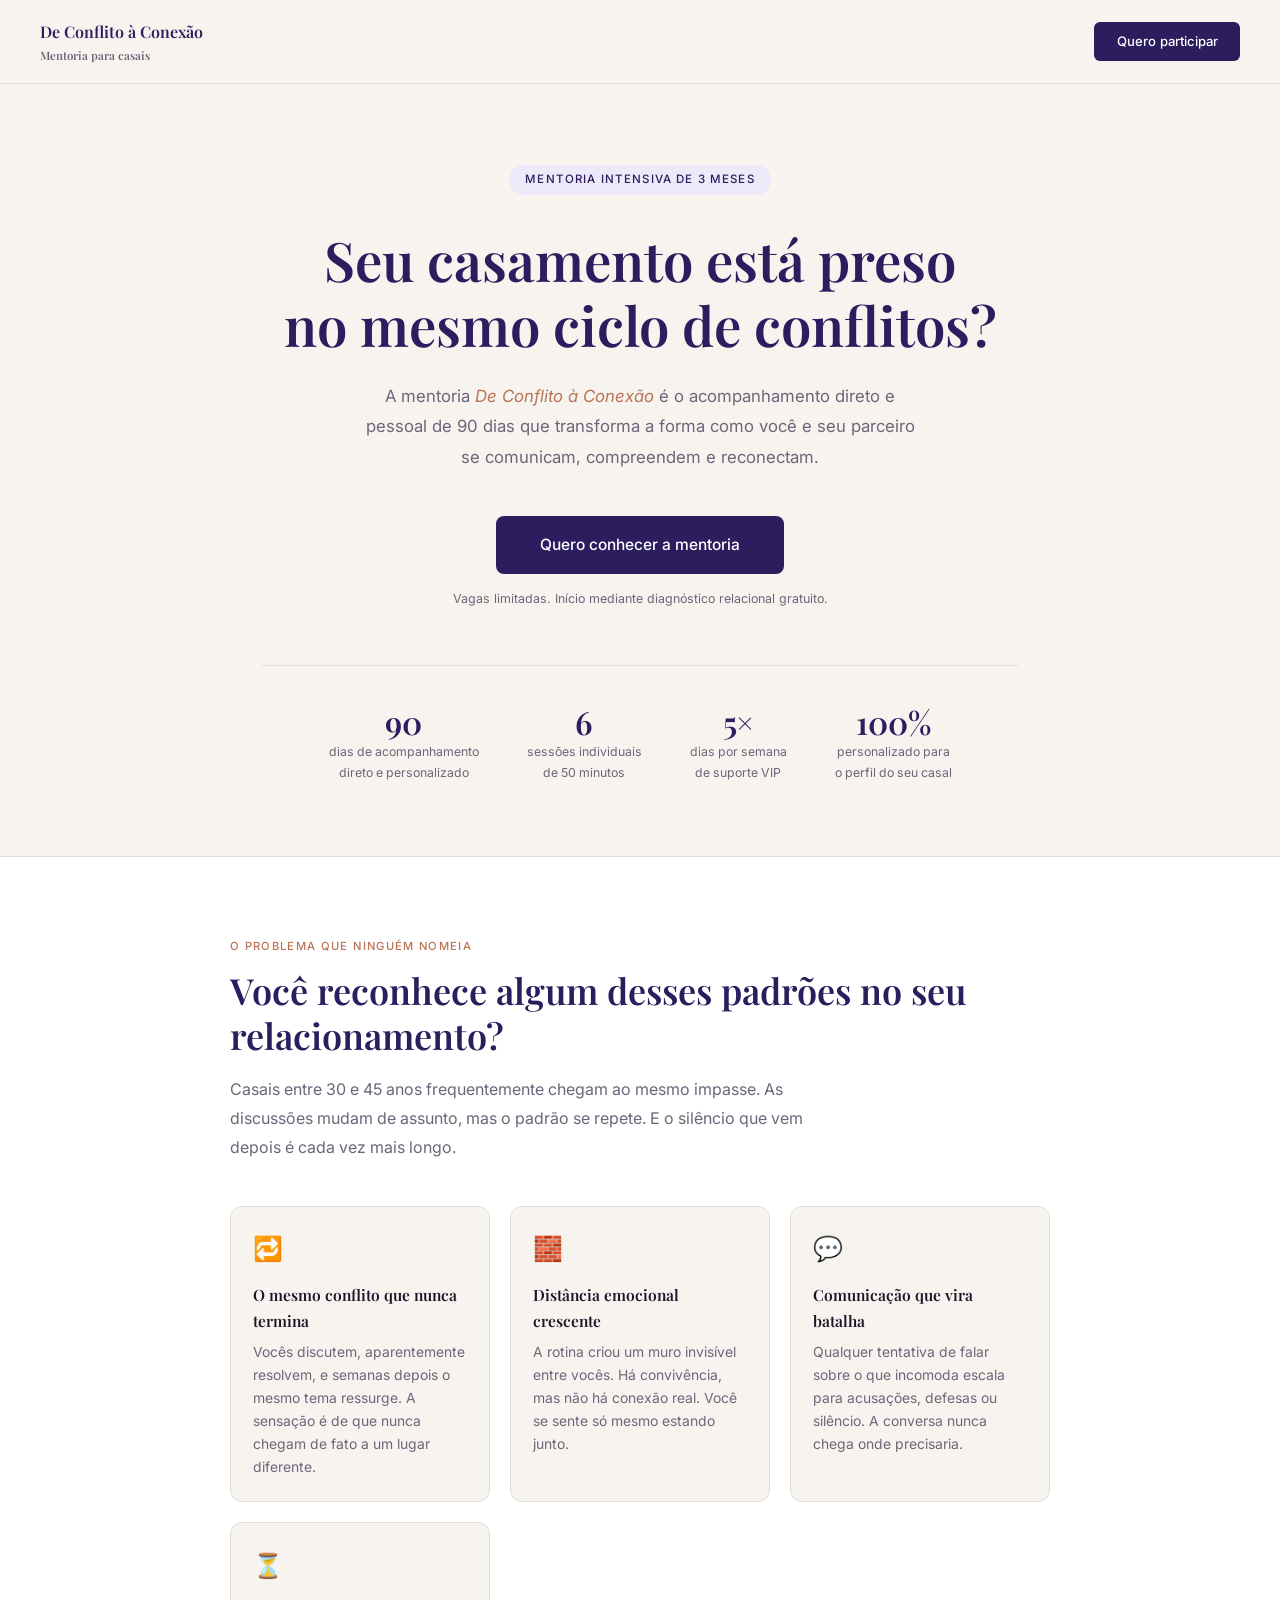
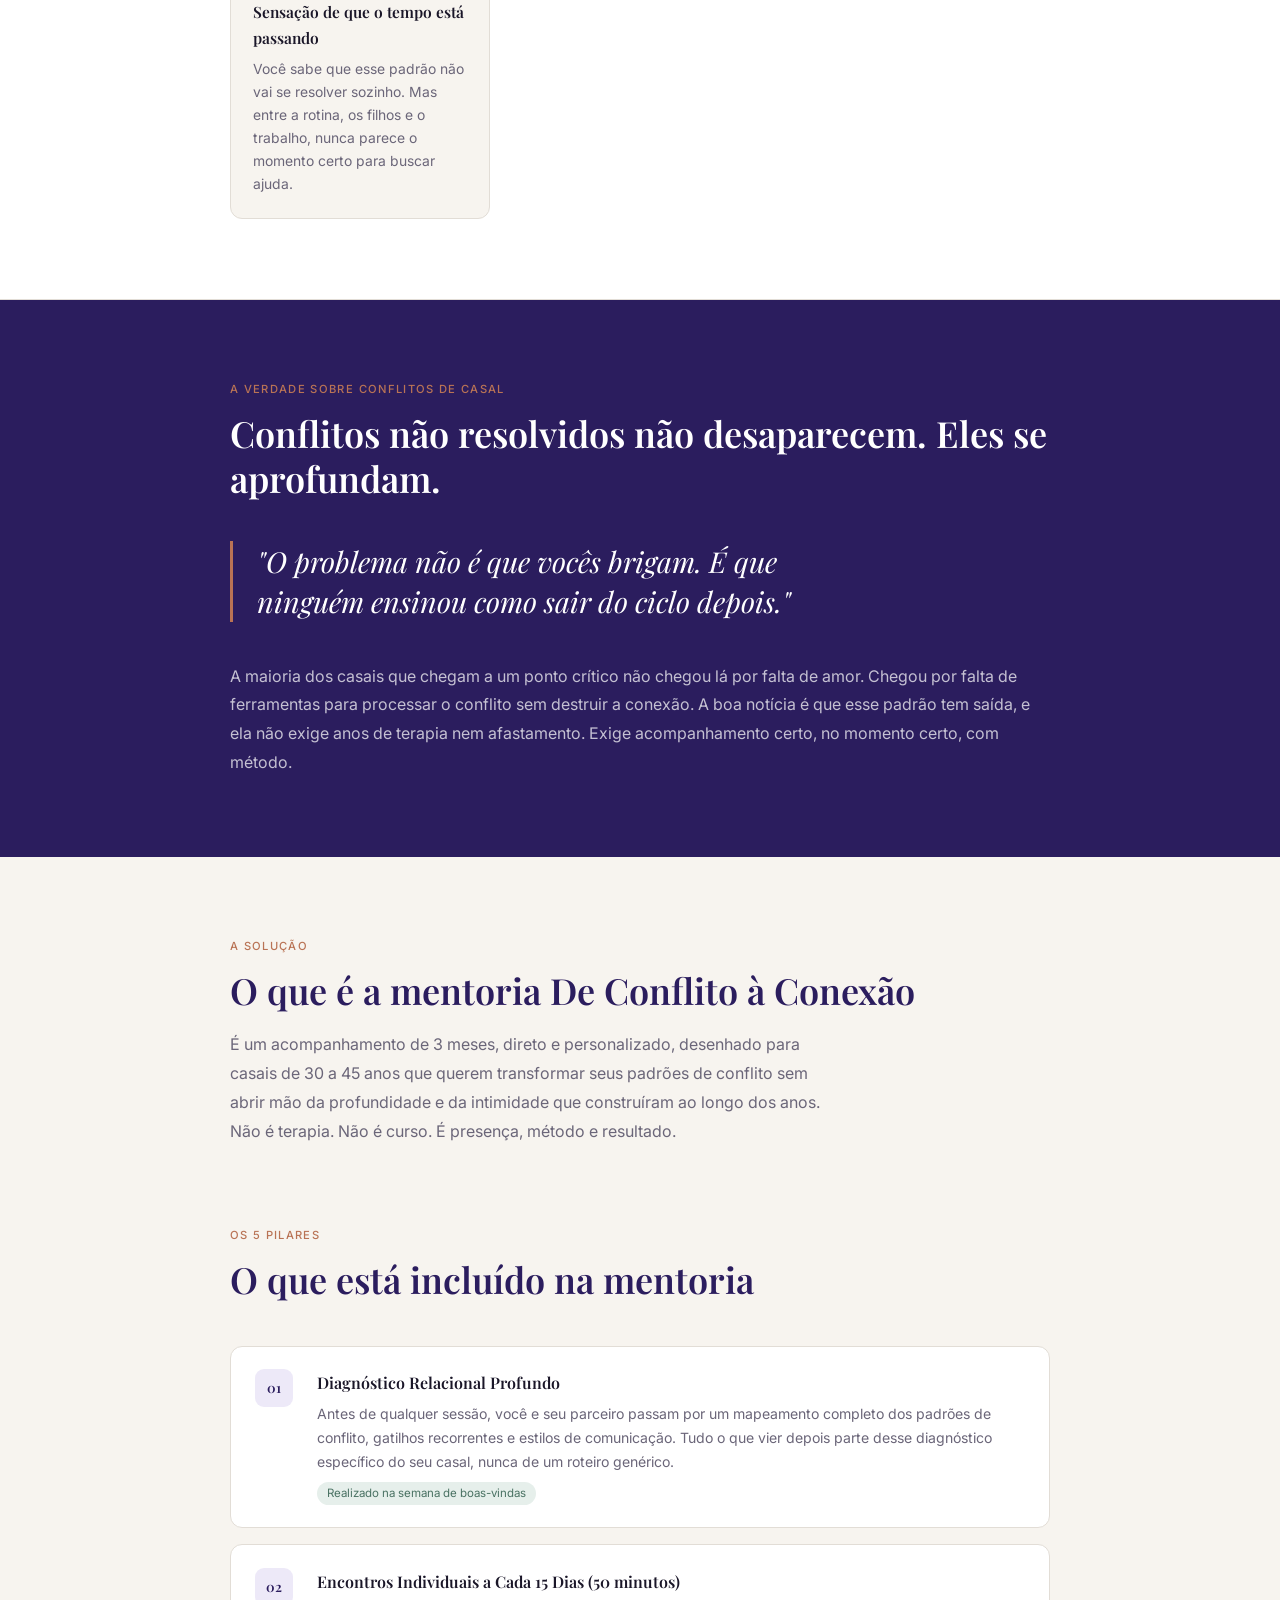
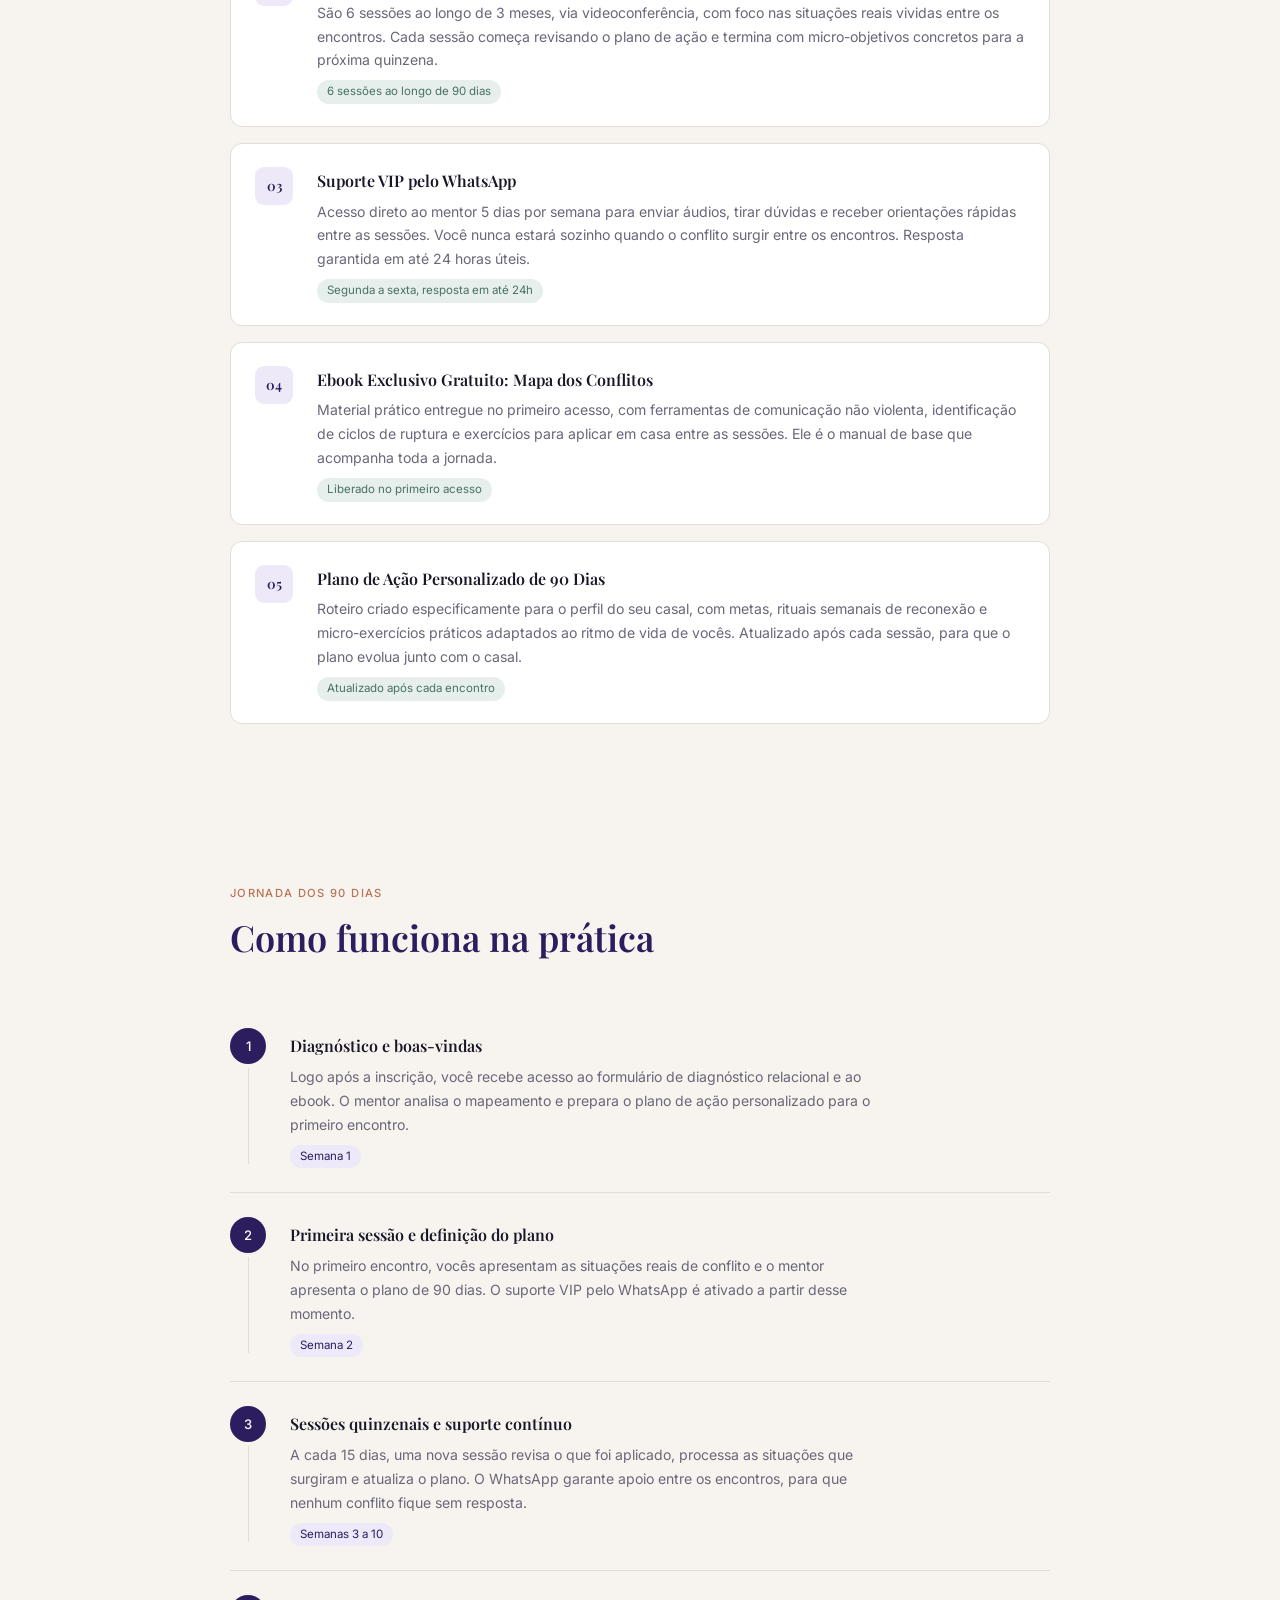
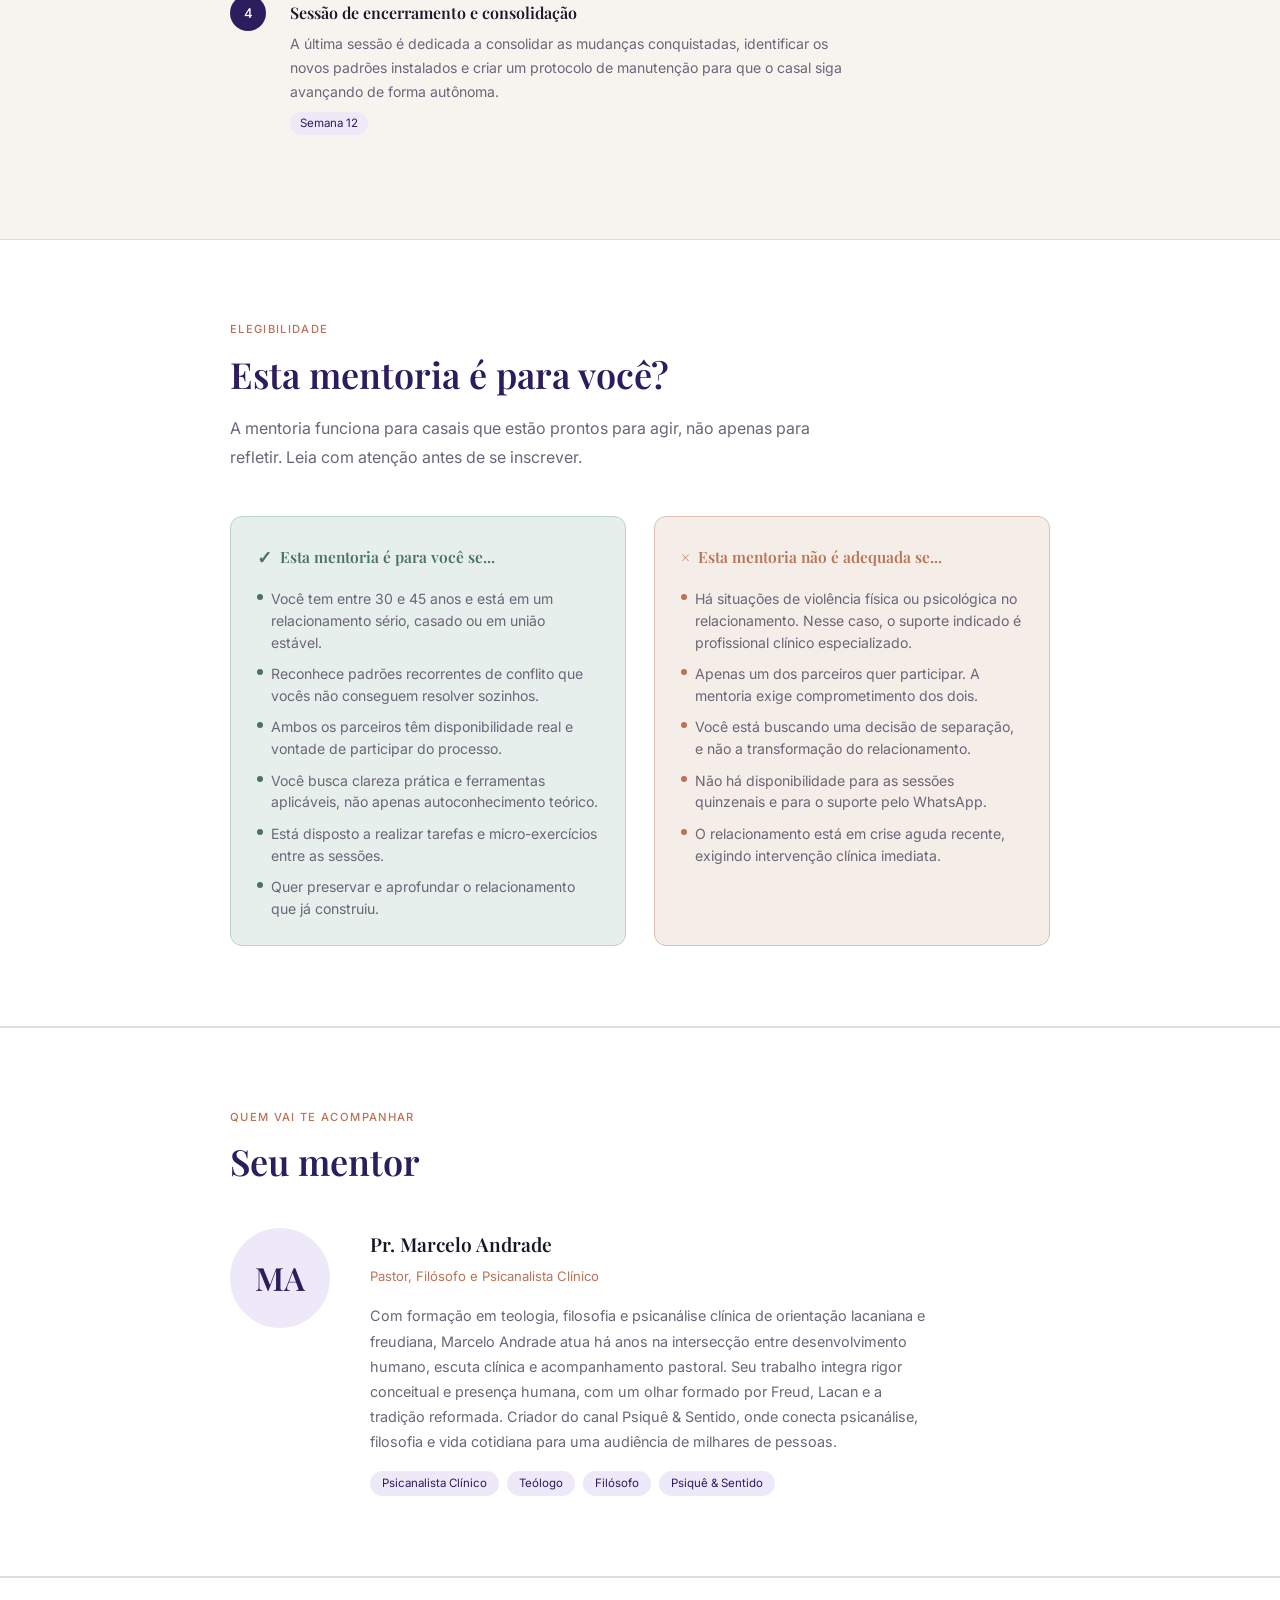
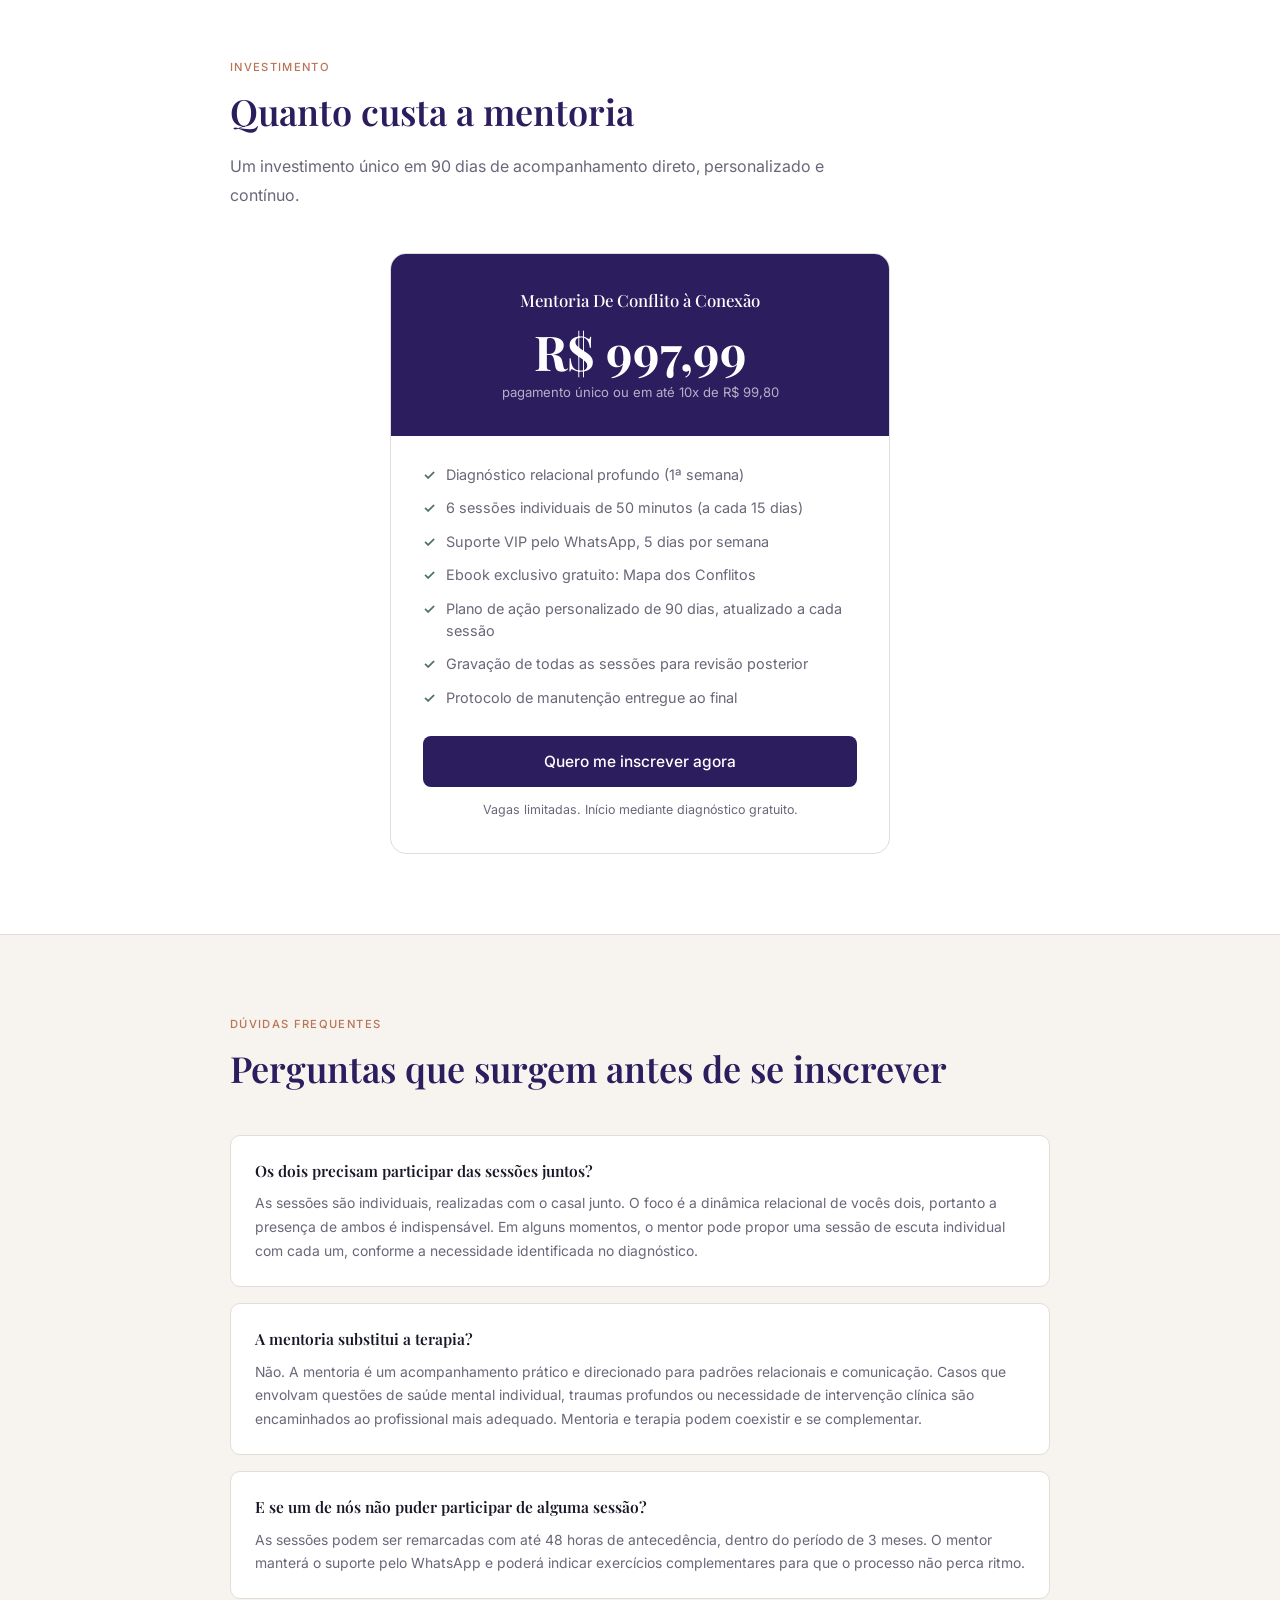
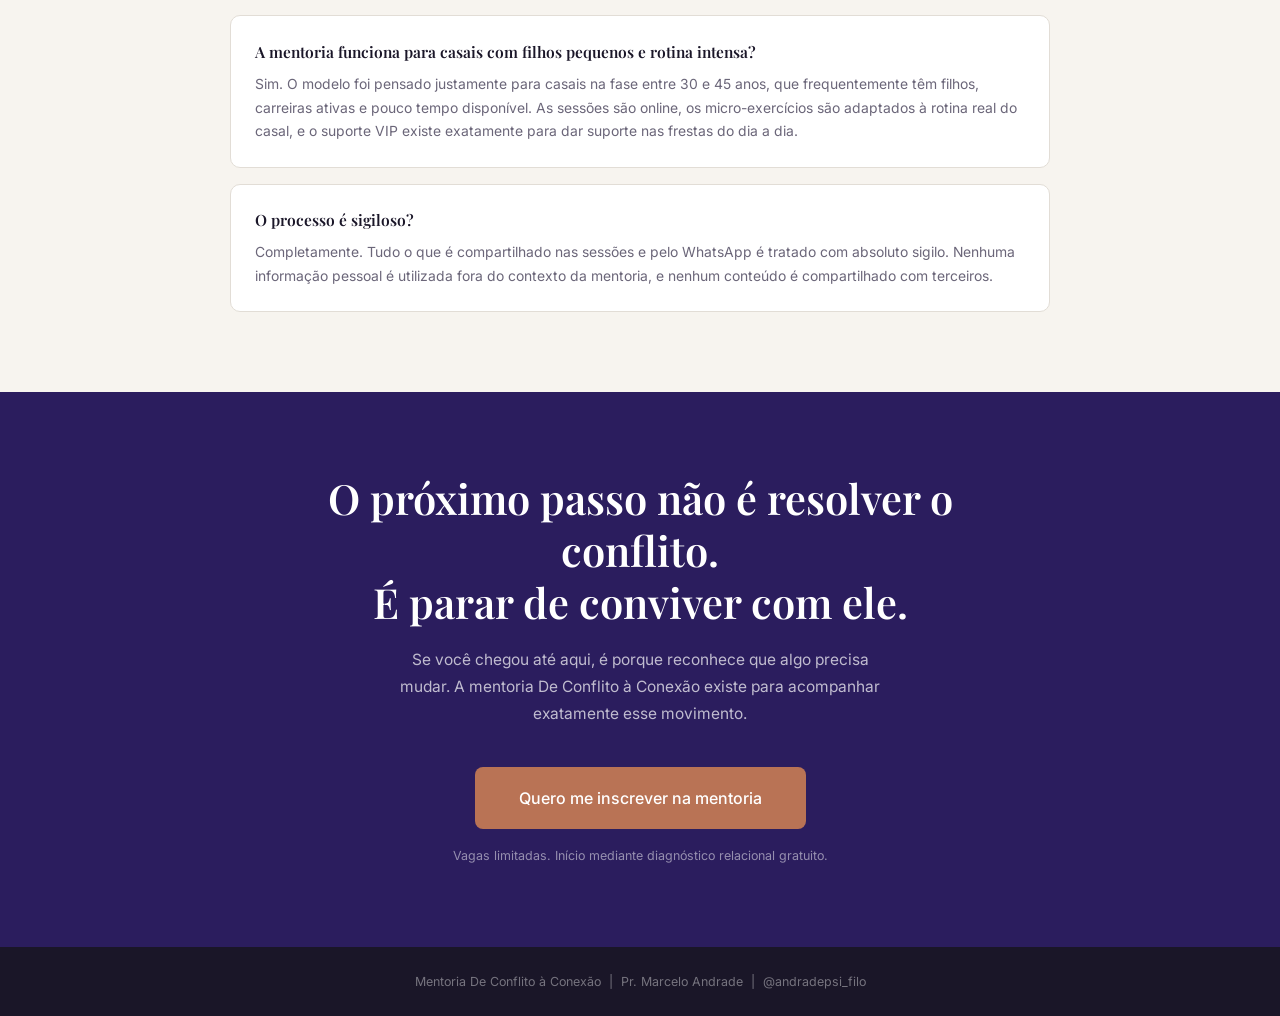
<file: mentoria.html>
<!DOCTYPE html>
<html lang="pt-BR">
<head>
<meta charset="UTF-8">
<meta name="viewport" content="width=device-width, initial-scale=1.0">
<title>De Conflito à Conexão | Mentoria para Casais</title>
<link href="https://fonts.googleapis.com/css2?family=Playfair+Display:ital,wght@0,500;0,600;0,700;1,500;1,600&family=Inter:wght@300;400;500&display=swap" rel="stylesheet">
<style>
*{margin:0;padding:0;box-sizing:border-box;}
:root{
  --ink:#1A1628;
  --purple:#2B1D5E;
  --purple-mid:#432D8E;
  --purple-light:#EDE9F8;
  --sage:#4A7263;
  --sage-light:#E6EFEB;
  --clay:#B97355;
  --clay-light:#F5EDE7;
  --cream:#F7F4EF;
  --white:#FFFFFF;
  --muted:#6B6679;
  --border:#E2DDD6;
  --serif:'Playfair Display',Georgia,serif;
  --sans:'Inter',system-ui,sans-serif;
}
body{font-family:var(--sans);background:var(--cream);color:var(--ink);line-height:1.7;font-size:16px;}

/* NAV */
nav{
  padding:1.1rem 2.5rem;
  display:flex;align-items:center;justify-content:space-between;
  background:var(--cream);
  border-bottom:1px solid var(--border);
  position:sticky;top:0;z-index:100;
}
.nav-brand{font-family:var(--serif);font-size:1rem;color:var(--purple);text-decoration:none;font-weight:600;}
.nav-sub{font-size:0.72rem;color:var(--muted);display:block;margin-top:1px;}
.nav-cta{
  background:var(--purple);color:white;
  padding:0.55rem 1.4rem;border-radius:6px;
  font-size:0.82rem;font-weight:500;
  text-decoration:none;border:none;cursor:pointer;font-family:var(--sans);
}

/* HERO */
.hero{
  max-width:820px;margin:0 auto;
  padding:5rem 2rem 4.5rem;
  text-align:center;
}
.eyebrow{
  display:inline-block;
  background:var(--purple-light);color:var(--purple);
  font-size:0.72rem;font-weight:500;letter-spacing:0.1em;text-transform:uppercase;
  padding:5px 16px;border-radius:99px;margin-bottom:2rem;
}
.hero h1{
  font-family:var(--serif);
  font-size:clamp(2rem,5vw,3.4rem);
  font-weight:600;line-height:1.2;
  color:var(--purple);margin-bottom:1.5rem;
}
.hero h1 em{font-style:italic;color:var(--clay);}
.hero-sub{
  font-size:1.05rem;color:var(--muted);
  max-width:560px;margin:0 auto 2.75rem;line-height:1.8;
}
.btn-primary{
  display:inline-block;
  background:var(--purple);color:white;
  padding:1rem 2.75rem;border-radius:8px;
  font-size:0.97rem;font-weight:500;
  text-decoration:none;border:none;cursor:pointer;font-family:var(--sans);
}
.btn-primary:hover{background:var(--purple-mid);}
.hero-note{font-size:0.78rem;color:var(--muted);margin-top:0.85rem;display:block;}
.trust-row{
  display:flex;justify-content:center;gap:3rem;flex-wrap:wrap;
  margin-top:3.5rem;padding-top:2.5rem;
  border-top:1px solid var(--border);
}
.trust-item{text-align:center;}
.trust-val{font-family:var(--serif);font-size:2rem;font-weight:600;color:var(--purple);display:block;line-height:1;}
.trust-label{font-size:0.77rem;color:var(--muted);margin-top:4px;display:block;}

/* SECTION BASE */
section{padding:5rem 2rem;}
.container{max-width:820px;margin:0 auto;}
.section-eyebrow{
  font-size:0.7rem;font-weight:500;letter-spacing:0.12em;text-transform:uppercase;
  color:var(--clay);margin-bottom:0.75rem;display:block;
}
.section-title{
  font-family:var(--serif);
  font-size:clamp(1.55rem,3.5vw,2.25rem);
  font-weight:600;color:var(--purple);
  line-height:1.25;margin-bottom:1.1rem;
}
.section-body{font-size:1rem;color:var(--muted);max-width:600px;line-height:1.8;}

/* PROBLEMA */
.problema{background:var(--white);border-top:1px solid var(--border);border-bottom:1px solid var(--border);}
.pain-grid{
  display:grid;grid-template-columns:repeat(auto-fit,minmax(230px,1fr));
  gap:1.25rem;margin-top:2.75rem;
}
.pain-card{
  background:var(--cream);border:1px solid var(--border);
  border-radius:12px;padding:1.4rem;
}
.pain-icon{font-size:1.5rem;margin-bottom:0.75rem;display:block;}
.pain-title{font-family:var(--serif);font-size:0.97rem;font-weight:600;color:var(--ink);margin-bottom:0.4rem;}
.pain-desc{font-size:0.87rem;color:var(--muted);line-height:1.65;}

/* DARK SECTION */
.dark-section{background:var(--purple);padding:5rem 2rem;}
.dark-section .section-title{color:white;}
.dark-section .section-body{color:rgba(255,255,255,0.72);max-width:640px;}
.dark-section .section-eyebrow{color:var(--clay);}
.dark-section p{color:rgba(255,255,255,0.72);line-height:1.8;}
.dark-quote{
  font-family:var(--serif);font-style:italic;
  font-size:clamp(1.3rem,3vw,1.8rem);
  color:white;line-height:1.4;
  border-left:3px solid var(--clay);
  padding-left:1.5rem;margin:2.5rem 0;
  max-width:620px;
}

/* PILARES */
.pilares-section{background:var(--cream);}
.pillar-list{margin-top:2.75rem;display:flex;flex-direction:column;gap:1rem;}
.pillar-item{
  display:flex;gap:1.5rem;align-items:flex-start;
  background:var(--white);border:1px solid var(--border);
  border-radius:12px;padding:1.4rem 1.5rem;
}
.pillar-num{
  min-width:38px;height:38px;
  background:var(--purple-light);border-radius:9px;
  display:flex;align-items:center;justify-content:center;
  font-family:var(--serif);font-size:0.85rem;font-weight:600;color:var(--purple);flex-shrink:0;
}
.pillar-content h3{
  font-family:var(--serif);font-size:1rem;font-weight:600;
  color:var(--ink);margin-bottom:0.35rem;
}
.pillar-content p{font-size:0.88rem;color:var(--muted);line-height:1.7;}
.pillar-tag{
  display:inline-block;margin-top:0.5rem;
  font-size:0.72rem;color:var(--sage);background:var(--sage-light);
  padding:2px 10px;border-radius:99px;
}

/* PARA QUEM */
.para-quem{background:var(--white);border-top:1px solid var(--border);border-bottom:1px solid var(--border);}
.eli-grid{display:grid;grid-template-columns:repeat(auto-fit,minmax(290px,1fr));gap:1.75rem;margin-top:2.75rem;}
.eli-box{border-radius:12px;padding:1.6rem;}
.eli-box.yes{background:var(--sage-light);border:1px solid #b8d4c5;}
.eli-box.no{background:var(--clay-light);border:1px solid #dbbfb0;}
.eli-box h3{
  font-family:var(--serif);font-size:0.97rem;font-weight:600;
  margin-bottom:1rem;display:flex;align-items:center;gap:8px;
}
.eli-box.yes h3{color:var(--sage);}
.eli-box.no h3{color:var(--clay);}
.eli-box ul{list-style:none;display:flex;flex-direction:column;gap:0.6rem;}
.eli-box ul li{
  font-size:0.88rem;color:var(--muted);
  display:flex;gap:8px;align-items:flex-start;line-height:1.55;
}
.dot{min-width:6px;height:6px;border-radius:50%;margin-top:6px;flex-shrink:0;}
.dot.green{background:var(--sage);}
.dot.clay{background:var(--clay);}

/* COMO FUNCIONA */
.como-funciona{background:var(--cream);}
.steps-list{margin-top:2.75rem;display:flex;flex-direction:column;gap:0;}
.step-item{
  display:flex;gap:1.5rem;padding:1.5rem 0;
  border-bottom:1px solid var(--border);
}
.step-item:last-child{border-bottom:none;}
.step-line{display:flex;flex-direction:column;align-items:center;}
.step-circle{
  width:36px;height:36px;border-radius:50%;
  background:var(--purple);color:white;
  display:flex;align-items:center;justify-content:center;
  font-size:0.82rem;font-weight:500;flex-shrink:0;
}
.step-connector{flex:1;width:1px;background:var(--border);margin:4px 0;}
.step-item:last-child .step-connector{display:none;}
.step-content{padding-top:4px;}
.step-content h3{
  font-family:var(--serif);font-size:1rem;font-weight:600;
  color:var(--ink);margin-bottom:0.35rem;
}
.step-content p{font-size:0.88rem;color:var(--muted);line-height:1.7;max-width:580px;}
.step-badge{
  display:inline-block;margin-top:0.5rem;
  font-size:0.72rem;color:var(--purple);background:var(--purple-light);
  padding:2px 10px;border-radius:99px;
}

/* INVESTIMENTO */
.investimento{background:var(--white);border-top:1px solid var(--border);}
.price-wrap{max-width:500px;margin:2.75rem auto 0;}
.price-card{
  background:var(--white);border:1px solid var(--border);
  border-radius:16px;overflow:hidden;
}
.price-head{
  background:var(--purple);color:white;
  padding:2rem;text-align:center;
}
.price-head h3{font-family:var(--serif);font-size:1.05rem;font-weight:500;margin-bottom:0.75rem;}
.price-amount{font-family:var(--serif);font-size:3rem;font-weight:700;display:block;line-height:1;}
.price-period{font-size:0.82rem;color:rgba(255,255,255,0.65);margin-top:0.4rem;}
.price-body{padding:1.75rem 2rem;}
.price-list{list-style:none;display:flex;flex-direction:column;gap:0.75rem;}
.price-list li{
  font-size:0.9rem;color:var(--muted);
  display:flex;gap:10px;align-items:flex-start;line-height:1.5;
}
.check{color:var(--sage);font-weight:600;flex-shrink:0;}
.price-foot{padding:0 2rem 2rem;}
.price-foot button{
  width:100%;background:var(--purple);color:white;
  border:none;padding:1rem;border-radius:8px;
  font-size:0.97rem;font-weight:500;cursor:pointer;font-family:var(--sans);
}
.price-foot button:hover{background:var(--purple-mid);}
.price-guarantee{text-align:center;font-size:0.78rem;color:var(--muted);margin-top:0.75rem;}

/* FAQ */
.faq-section{background:var(--cream);border-top:1px solid var(--border);}
.faq-list{margin-top:2.75rem;display:flex;flex-direction:column;gap:1rem;}
.faq-item{
  background:var(--white);border:1px solid var(--border);
  border-radius:10px;padding:1.4rem 1.5rem;
}
.faq-q{font-family:var(--serif);font-size:0.97rem;font-weight:600;color:var(--ink);margin-bottom:0.5rem;}
.faq-a{font-size:0.87rem;color:var(--muted);line-height:1.7;}

/* MENTOR */
.mentor-section{background:var(--white);border-top:1px solid var(--border);border-bottom:1px solid var(--border);}
.mentor-card{
  display:flex;gap:2.5rem;align-items:flex-start;
  margin-top:2.75rem;
  flex-wrap:wrap;
}
.mentor-avatar{
  min-width:100px;width:100px;height:100px;border-radius:50%;
  background:var(--purple-light);
  display:flex;align-items:center;justify-content:center;
  font-family:var(--serif);font-size:2rem;font-weight:600;color:var(--purple);flex-shrink:0;
}
.mentor-info h3{
  font-family:var(--serif);font-size:1.2rem;font-weight:600;
  color:var(--ink);margin-bottom:0.25rem;
}
.mentor-role{font-size:0.82rem;color:var(--clay);margin-bottom:1rem;display:block;}
.mentor-bio{font-size:0.9rem;color:var(--muted);line-height:1.75;max-width:560px;}
.mentor-tags{display:flex;gap:8px;flex-wrap:wrap;margin-top:1rem;}
.mentor-tag{
  font-size:0.72rem;color:var(--purple);background:var(--purple-light);
  padding:3px 12px;border-radius:99px;
}

/* CTA FINAL */
.cta-final{
  background:var(--purple);
  text-align:center;padding:5rem 2rem;
}
.cta-final h2{
  font-family:var(--serif);
  font-size:clamp(1.7rem,4vw,2.6rem);
  font-weight:600;color:white;
  margin-bottom:1.1rem;line-height:1.25;
}
.cta-final p{
  color:rgba(255,255,255,0.7);
  max-width:480px;margin:0 auto 2.5rem;
  font-size:0.97rem;line-height:1.75;
}
.btn-clay{
  display:inline-block;
  background:var(--clay);color:white;
  padding:1.1rem 2.75rem;border-radius:8px;
  font-size:1rem;font-weight:500;
  text-decoration:none;border:none;cursor:pointer;font-family:var(--sans);
}
.cta-note{font-size:0.78rem;color:rgba(255,255,255,0.5);margin-top:1rem;display:block;}

/* FOOTER */
footer{
  background:var(--ink);color:rgba(255,255,255,0.4);
  text-align:center;padding:1.5rem 2rem;font-size:0.78rem;
}

@media(max-width:600px){
  nav{padding:1rem 1.25rem;}
  .hero{padding:3.5rem 1.25rem 3rem;}
  section{padding:3.5rem 1.25rem;}
  .trust-row{gap:1.75rem;}
  .pillar-item{flex-direction:column;gap:0.75rem;}
  .step-item{flex-direction:column;gap:0.75rem;}
  .mentor-card{flex-direction:column;}
  .dark-section{padding:3.5rem 1.25rem;}
}
</style>
</head>
<body>

<!-- NAV -->
<nav>
  <a href="#" class="nav-brand">
    De Conflito à Conexão
    <span class="nav-sub">Mentoria para casais</span>
  </a>
  <a href="#investimento" class="nav-cta">Quero participar</a>
</nav>

<!-- HERO -->
<div class="hero">
  <span class="eyebrow">Mentoria Intensiva de 3 Meses</span>
  <h1>Seu casamento está preso<br>no mesmo ciclo de conflitos?</h1>
  <p class="hero-sub">
    A mentoria <em style="font-style:italic;color:var(--clay);">De Conflito à Conexão</em> é o acompanhamento direto e pessoal de 90 dias que transforma a forma como você e seu parceiro se comunicam, compreendem e reconectam.
  </p>
  <a href="#investimento" class="btn-primary">Quero conhecer a mentoria</a>
  <span class="hero-note">Vagas limitadas. Início mediante diagnóstico relacional gratuito.</span>

  <div class="trust-row">
    <div class="trust-item">
      <span class="trust-val">90</span>
      <span class="trust-label">dias de acompanhamento<br>direto e personalizado</span>
    </div>
    <div class="trust-item">
      <span class="trust-val">6</span>
      <span class="trust-label">sessões individuais<br>de 50 minutos</span>
    </div>
    <div class="trust-item">
      <span class="trust-val">5×</span>
      <span class="trust-label">dias por semana<br>de suporte VIP</span>
    </div>
    <div class="trust-item">
      <span class="trust-val">100%</span>
      <span class="trust-label">personalizado para<br>o perfil do seu casal</span>
    </div>
  </div>
</div>

<!-- PROBLEMA -->
<section class="problema">
  <div class="container">
    <span class="section-eyebrow">O problema que ninguém nomeia</span>
    <h2 class="section-title">Você reconhece algum desses padrões no seu relacionamento?</h2>
    <p class="section-body">Casais entre 30 e 45 anos frequentemente chegam ao mesmo impasse. As discussões mudam de assunto, mas o padrão se repete. E o silêncio que vem depois é cada vez mais longo.</p>

    <div class="pain-grid">
      <div class="pain-card">
        <span class="pain-icon">🔁</span>
        <p class="pain-title">O mesmo conflito que nunca termina</p>
        <p class="pain-desc">Vocês discutem, aparentemente resolvem, e semanas depois o mesmo tema ressurge. A sensação é de que nunca chegam de fato a um lugar diferente.</p>
      </div>
      <div class="pain-card">
        <span class="pain-icon">🧱</span>
        <p class="pain-title">Distância emocional crescente</p>
        <p class="pain-desc">A rotina criou um muro invisível entre vocês. Há convivência, mas não há conexão real. Você se sente só mesmo estando junto.</p>
      </div>
      <div class="pain-card">
        <span class="pain-icon">💬</span>
        <p class="pain-title">Comunicação que vira batalha</p>
        <p class="pain-desc">Qualquer tentativa de falar sobre o que incomoda escala para acusações, defesas ou silêncio. A conversa nunca chega onde precisaria.</p>
      </div>
      <div class="pain-card">
        <span class="pain-icon">⏳</span>
        <p class="pain-title">Sensação de que o tempo está passando</p>
        <p class="pain-desc">Você sabe que esse padrão não vai se resolver sozinho. Mas entre a rotina, os filhos e o trabalho, nunca parece o momento certo para buscar ajuda.</p>
      </div>
    </div>
  </div>
</section>

<!-- DARK SECTION -->
<section class="dark-section">
  <div class="container">
    <span class="section-eyebrow">A verdade sobre conflitos de casal</span>
    <h2 class="section-title">Conflitos não resolvidos não desaparecem. Eles se aprofundam.</h2>
    <blockquote class="dark-quote">
      "O problema não é que vocês brigam. É que ninguém ensinou como sair do ciclo depois."
    </blockquote>
    <p>A maioria dos casais que chegam a um ponto crítico não chegou lá por falta de amor. Chegou por falta de ferramentas para processar o conflito sem destruir a conexão. A boa notícia é que esse padrão tem saída, e ela não exige anos de terapia nem afastamento. Exige acompanhamento certo, no momento certo, com método.</p>
  </div>
</section>

<!-- SOLUÇÃO -->
<section style="background:var(--cream);">
  <div class="container">
    <span class="section-eyebrow">A solução</span>
    <h2 class="section-title">O que é a mentoria De Conflito à Conexão</h2>
    <p class="section-body">
      É um acompanhamento de 3 meses, direto e personalizado, desenhado para casais de 30 a 45 anos que querem transformar seus padrões de conflito sem abrir mão da profundidade e da intimidade que construíram ao longo dos anos. Não é terapia. Não é curso. É presença, método e resultado.
    </p>
  </div>
</section>

<!-- PILARES -->
<section class="pilares-section" style="padding-top:0;">
  <div class="container">
    <span class="section-eyebrow">Os 5 pilares</span>
    <h2 class="section-title">O que está incluído na mentoria</h2>

    <div class="pillar-list">
      <div class="pillar-item">
        <div class="pillar-num">01</div>
        <div class="pillar-content">
          <h3>Diagnóstico Relacional Profundo</h3>
          <p>Antes de qualquer sessão, você e seu parceiro passam por um mapeamento completo dos padrões de conflito, gatilhos recorrentes e estilos de comunicação. Tudo o que vier depois parte desse diagnóstico específico do seu casal, nunca de um roteiro genérico.</p>
          <span class="pillar-tag">Realizado na semana de boas-vindas</span>
        </div>
      </div>
      <div class="pillar-item">
        <div class="pillar-num">02</div>
        <div class="pillar-content">
          <h3>Encontros Individuais a Cada 15 Dias (50 minutos)</h3>
          <p>São 6 sessões ao longo de 3 meses, via videoconferência, com foco nas situações reais vividas entre os encontros. Cada sessão começa revisando o plano de ação e termina com micro-objetivos concretos para a próxima quinzena.</p>
          <span class="pillar-tag">6 sessões ao longo de 90 dias</span>
        </div>
      </div>
      <div class="pillar-item">
        <div class="pillar-num">03</div>
        <div class="pillar-content">
          <h3>Suporte VIP pelo WhatsApp</h3>
          <p>Acesso direto ao mentor 5 dias por semana para enviar áudios, tirar dúvidas e receber orientações rápidas entre as sessões. Você nunca estará sozinho quando o conflito surgir entre os encontros. Resposta garantida em até 24 horas úteis.</p>
          <span class="pillar-tag">Segunda a sexta, resposta em até 24h</span>
        </div>
      </div>
      <div class="pillar-item">
        <div class="pillar-num">04</div>
        <div class="pillar-content">
          <h3>Ebook Exclusivo Gratuito: Mapa dos Conflitos</h3>
          <p>Material prático entregue no primeiro acesso, com ferramentas de comunicação não violenta, identificação de ciclos de ruptura e exercícios para aplicar em casa entre as sessões. Ele é o manual de base que acompanha toda a jornada.</p>
          <span class="pillar-tag">Liberado no primeiro acesso</span>
        </div>
      </div>
      <div class="pillar-item">
        <div class="pillar-num">05</div>
        <div class="pillar-content">
          <h3>Plano de Ação Personalizado de 90 Dias</h3>
          <p>Roteiro criado especificamente para o perfil do seu casal, com metas, rituais semanais de reconexão e micro-exercícios práticos adaptados ao ritmo de vida de vocês. Atualizado após cada sessão, para que o plano evolua junto com o casal.</p>
          <span class="pillar-tag">Atualizado após cada encontro</span>
        </div>
      </div>
    </div>
  </div>
</section>

<!-- COMO FUNCIONA -->
<section class="como-funciona">
  <div class="container">
    <span class="section-eyebrow">Jornada dos 90 dias</span>
    <h2 class="section-title">Como funciona na prática</h2>

    <div class="steps-list">
      <div class="step-item">
        <div class="step-line">
          <div class="step-circle">1</div>
          <div class="step-connector"></div>
        </div>
        <div class="step-content">
          <h3>Diagnóstico e boas-vindas</h3>
          <p>Logo após a inscrição, você recebe acesso ao formulário de diagnóstico relacional e ao ebook. O mentor analisa o mapeamento e prepara o plano de ação personalizado para o primeiro encontro.</p>
          <span class="step-badge">Semana 1</span>
        </div>
      </div>
      <div class="step-item">
        <div class="step-line">
          <div class="step-circle">2</div>
          <div class="step-connector"></div>
        </div>
        <div class="step-content">
          <h3>Primeira sessão e definição do plano</h3>
          <p>No primeiro encontro, vocês apresentam as situações reais de conflito e o mentor apresenta o plano de 90 dias. O suporte VIP pelo WhatsApp é ativado a partir desse momento.</p>
          <span class="step-badge">Semana 2</span>
        </div>
      </div>
      <div class="step-item">
        <div class="step-line">
          <div class="step-circle">3</div>
          <div class="step-connector"></div>
        </div>
        <div class="step-content">
          <h3>Sessões quinzenais e suporte contínuo</h3>
          <p>A cada 15 dias, uma nova sessão revisa o que foi aplicado, processa as situações que surgiram e atualiza o plano. O WhatsApp garante apoio entre os encontros, para que nenhum conflito fique sem resposta.</p>
          <span class="step-badge">Semanas 3 a 10</span>
        </div>
      </div>
      <div class="step-item">
        <div class="step-line">
          <div class="step-circle">4</div>
          <div class="step-connector"></div>
        </div>
        <div class="step-content">
          <h3>Sessão de encerramento e consolidação</h3>
          <p>A última sessão é dedicada a consolidar as mudanças conquistadas, identificar os novos padrões instalados e criar um protocolo de manutenção para que o casal siga avançando de forma autônoma.</p>
          <span class="step-badge">Semana 12</span>
        </div>
      </div>
    </div>
  </div>
</section>

<!-- PARA QUEM -->
<section class="para-quem" id="para-quem">
  <div class="container">
    <span class="section-eyebrow">Elegibilidade</span>
    <h2 class="section-title">Esta mentoria é para você?</h2>
    <p class="section-body">A mentoria funciona para casais que estão prontos para agir, não apenas para refletir. Leia com atenção antes de se inscrever.</p>

    <div class="eli-grid">
      <div class="eli-box yes">
        <h3><span style="font-size:1.1rem;">✓</span> Esta mentoria é para você se...</h3>
        <ul>
          <li><span class="dot green"></span>Você tem entre 30 e 45 anos e está em um relacionamento sério, casado ou em união estável.</li>
          <li><span class="dot green"></span>Reconhece padrões recorrentes de conflito que vocês não conseguem resolver sozinhos.</li>
          <li><span class="dot green"></span>Ambos os parceiros têm disponibilidade real e vontade de participar do processo.</li>
          <li><span class="dot green"></span>Você busca clareza prática e ferramentas aplicáveis, não apenas autoconhecimento teórico.</li>
          <li><span class="dot green"></span>Está disposto a realizar tarefas e micro-exercícios entre as sessões.</li>
          <li><span class="dot green"></span>Quer preservar e aprofundar o relacionamento que já construiu.</li>
        </ul>
      </div>
      <div class="eli-box no">
        <h3><span style="font-size:1.1rem;">×</span> Esta mentoria não é adequada se...</h3>
        <ul>
          <li><span class="dot clay"></span>Há situações de violência física ou psicológica no relacionamento. Nesse caso, o suporte indicado é profissional clínico especializado.</li>
          <li><span class="dot clay"></span>Apenas um dos parceiros quer participar. A mentoria exige comprometimento dos dois.</li>
          <li><span class="dot clay"></span>Você está buscando uma decisão de separação, e não a transformação do relacionamento.</li>
          <li><span class="dot clay"></span>Não há disponibilidade para as sessões quinzenais e para o suporte pelo WhatsApp.</li>
          <li><span class="dot clay"></span>O relacionamento está em crise aguda recente, exigindo intervenção clínica imediata.</li>
        </ul>
      </div>
    </div>
  </div>
</section>

<!-- MENTOR -->
<section class="mentor-section">
  <div class="container">
    <span class="section-eyebrow">Quem vai te acompanhar</span>
    <h2 class="section-title">Seu mentor</h2>

    <div class="mentor-card">
      <div class="mentor-avatar">MA</div>
      <div class="mentor-info">
        <h3>Pr. Marcelo Andrade</h3>
        <span class="mentor-role">Pastor, Filósofo e Psicanalista Clínico</span>
        <p class="mentor-bio">
          Com formação em teologia, filosofia e psicanálise clínica de orientação lacaniana e freudiana, Marcelo Andrade atua há anos na intersecção entre desenvolvimento humano, escuta clínica e acompanhamento pastoral. Seu trabalho integra rigor conceitual e presença humana, com um olhar formado por Freud, Lacan e a tradição reformada. Criador do canal Psiquê & Sentido, onde conecta psicanálise, filosofia e vida cotidiana para uma audiência de milhares de pessoas.
        </p>
        <div class="mentor-tags">
          <span class="mentor-tag">Psicanalista Clínico</span>
          <span class="mentor-tag">Teólogo</span>
          <span class="mentor-tag">Filósofo</span>
          <span class="mentor-tag">Psiquê & Sentido</span>
        </div>
      </div>
    </div>
  </div>
</section>

<!-- INVESTIMENTO -->
<section class="investimento" id="investimento">
  <div class="container">
    <span class="section-eyebrow">Investimento</span>
    <h2 class="section-title">Quanto custa a mentoria</h2>
    <p class="section-body">Um investimento único em 90 dias de acompanhamento direto, personalizado e contínuo.</p>

    <div class="price-wrap">
      <div class="price-card">
        <div class="price-head">
          <h3>Mentoria De Conflito à Conexão</h3>
          <span class="price-amount">R$ 997,99</span>
          <p class="price-period">pagamento único ou em até 10x de R$ 99,80</p>
        </div>
        <div class="price-body">
          <ul class="price-list">
            <li><span class="check">✓</span> Diagnóstico relacional profundo (1ª semana)</li>
            <li><span class="check">✓</span> 6 sessões individuais de 50 minutos (a cada 15 dias)</li>
            <li><span class="check">✓</span> Suporte VIP pelo WhatsApp, 5 dias por semana</li>
            <li><span class="check">✓</span> Ebook exclusivo gratuito: Mapa dos Conflitos</li>
            <li><span class="check">✓</span> Plano de ação personalizado de 90 dias, atualizado a cada sessão</li>
            <li><span class="check">✓</span> Gravação de todas as sessões para revisão posterior</li>
            <li><span class="check">✓</span> Protocolo de manutenção entregue ao final</li>
          </ul>
        </div>
        <div class="price-foot">
          <button onclick="window.scrollTo({top:0,behavior:'smooth'})">Quero me inscrever agora</button>
          <p class="price-guarantee">Vagas limitadas. Início mediante diagnóstico gratuito.</p>
        </div>
      </div>
    </div>
  </div>
</section>

<!-- FAQ -->
<section class="faq-section">
  <div class="container">
    <span class="section-eyebrow">Dúvidas frequentes</span>
    <h2 class="section-title">Perguntas que surgem antes de se inscrever</h2>

    <div class="faq-list">
      <div class="faq-item">
        <p class="faq-q">Os dois precisam participar das sessões juntos?</p>
        <p class="faq-a">As sessões são individuais, realizadas com o casal junto. O foco é a dinâmica relacional de vocês dois, portanto a presença de ambos é indispensável. Em alguns momentos, o mentor pode propor uma sessão de escuta individual com cada um, conforme a necessidade identificada no diagnóstico.</p>
      </div>
      <div class="faq-item">
        <p class="faq-q">A mentoria substitui a terapia?</p>
        <p class="faq-a">Não. A mentoria é um acompanhamento prático e direcionado para padrões relacionais e comunicação. Casos que envolvam questões de saúde mental individual, traumas profundos ou necessidade de intervenção clínica são encaminhados ao profissional mais adequado. Mentoria e terapia podem coexistir e se complementar.</p>
      </div>
      <div class="faq-item">
        <p class="faq-q">E se um de nós não puder participar de alguma sessão?</p>
        <p class="faq-a">As sessões podem ser remarcadas com até 48 horas de antecedência, dentro do período de 3 meses. O mentor manterá o suporte pelo WhatsApp e poderá indicar exercícios complementares para que o processo não perca ritmo.</p>
      </div>
      <div class="faq-item">
        <p class="faq-q">A mentoria funciona para casais com filhos pequenos e rotina intensa?</p>
        <p class="faq-a">Sim. O modelo foi pensado justamente para casais na fase entre 30 e 45 anos, que frequentemente têm filhos, carreiras ativas e pouco tempo disponível. As sessões são online, os micro-exercícios são adaptados à rotina real do casal, e o suporte VIP existe exatamente para dar suporte nas frestas do dia a dia.</p>
      </div>
      <div class="faq-item">
        <p class="faq-q">O processo é sigiloso?</p>
        <p class="faq-a">Completamente. Tudo o que é compartilhado nas sessões e pelo WhatsApp é tratado com absoluto sigilo. Nenhuma informação pessoal é utilizada fora do contexto da mentoria, e nenhum conteúdo é compartilhado com terceiros.</p>
      </div>
    </div>
  </div>
</section>

<!-- CTA FINAL -->
<section class="cta-final">
  <div class="container" style="max-width:640px;">
    <h2>O próximo passo não é resolver o conflito.<br>É parar de conviver com ele.</h2>
    <p>Se você chegou até aqui, é porque reconhece que algo precisa mudar. A mentoria De Conflito à Conexão existe para acompanhar exatamente esse movimento.</p>
    <a href="#investimento" class="btn-clay">Quero me inscrever na mentoria</a>
    <span class="cta-note">Vagas limitadas. Início mediante diagnóstico relacional gratuito.</span>
  </div>
</section>

<footer>
  <p>Mentoria De Conflito à Conexão &nbsp;|&nbsp; Pr. Marcelo Andrade &nbsp;|&nbsp; @andradepsi_filo</p>
</footer>

</body>
</html>
</file>
<file: style.css>
/* ===== RESET & BASE ===== */
*, *::before, *::after {
  box-sizing: border-box;
  margin: 0;
  padding: 0;
}

:root {
  --bg: #0d0d0d;
  --bg-2: #141414;
  --bg-3: #1a1a1a;
  --surface: #1e1e1e;
  --border: #2a2a2a;
  --gold: #c9a84c;
  --gold-light: #e0c070;
  --cream: #f5f0e8;
  --text: #e8e0d5;
  --text-muted: #8a8070;
  --text-dim: #5a5248;
  --red-accent: #8b1a1a;
  --font-serif: 'Playfair Display', Georgia, serif;
  --font-sans: 'Inter', system-ui, sans-serif;
  --radius: 4px;
  --transition: 0.3s ease;
  --section-pad: 100px;
}

html {
  scroll-behavior: smooth;
  font-size: 16px;
}

body {
  background-color: var(--bg);
  color: var(--text);
  font-family: var(--font-sans);
  font-weight: 300;
  line-height: 1.7;
  overflow-x: hidden;
}

img { max-width: 100%; display: block; }
a { color: inherit; text-decoration: none; }
button { cursor: pointer; border: none; background: none; font: inherit; }

/* ===== TYPOGRAPHY ===== */
.section-label {
  font-family: var(--font-sans);
  font-size: 0.75rem;
  font-weight: 500;
  letter-spacing: 0.2em;
  text-transform: uppercase;
  color: var(--gold);
  margin-bottom: 12px;
  display: block;
}

.section-title {
  font-family: var(--font-serif);
  font-size: clamp(2rem, 4vw, 2.8rem);
  font-weight: 600;
  line-height: 1.2;
  color: var(--cream);
  margin-bottom: 24px;
}

.section-header {
  text-align: center;
  margin-bottom: 60px;
}

/* ===== LAYOUT ===== */
.container {
  max-width: 1200px;
  margin: 0 auto;
  padding: 0 24px;
}

/* ===== BUTTONS ===== */
.btn {
  display: inline-flex;
  align-items: center;
  gap: 8px;
  padding: 14px 28px;
  border-radius: var(--radius);
  font-size: 0.9rem;
  font-weight: 500;
  letter-spacing: 0.03em;
  transition: all var(--transition);
  cursor: pointer;
  white-space: nowrap;
}

.btn-primary {
  background: var(--gold);
  color: #0d0d0d;
}

.btn-primary:hover {
  background: var(--gold-light);
  transform: translateY(-2px);
  box-shadow: 0 8px 24px rgba(201, 168, 76, 0.3);
}

.btn-ghost {
  background: transparent;
  color: var(--text);
  border: 1px solid var(--border);
}

.btn-ghost:hover {
  border-color: var(--gold);
  color: var(--gold);
}

.btn-full { width: 100%; justify-content: center; }

.btn-youtube {
  background: #ff0000;
  color: #fff;
}
.btn-youtube:hover {
  background: #cc0000;
  box-shadow: 0 8px 24px rgba(255, 0, 0, 0.3);
}

/* ===== NAVBAR ===== */
#navbar {
  position: fixed;
  top: 0;
  left: 0;
  right: 0;
  z-index: 1000;
  padding: 20px 0;
  transition: all var(--transition);
}

#navbar.scrolled {
  padding: 12px 0;
  background: rgba(13, 13, 13, 0.95);
  backdrop-filter: blur(12px);
  border-bottom: 1px solid var(--border);
}

.nav-container {
  max-width: 1200px;
  margin: 0 auto;
  padding: 0 24px;
  display: flex;
  align-items: center;
  justify-content: space-between;
}

.logo {
  display: flex;
  align-items: center;
  gap: 10px;
}

.logo-symbol {
  font-family: var(--font-serif);
  font-size: 1.8rem;
  color: var(--gold);
  line-height: 1;
}

.logo-text {
  font-family: var(--font-serif);
  font-size: 1.1rem;
  color: var(--cream);
  font-style: italic;
}

.nav-links {
  display: flex;
  align-items: center;
  gap: 32px;
  list-style: none;
}

.nav-links a {
  font-size: 0.9rem;
  font-weight: 400;
  color: var(--text-muted);
  transition: color var(--transition);
}

.nav-links a:hover,
.nav-links a.active {
  color: var(--cream);
}

.btn-nav {
  background: var(--gold) !important;
  color: #0d0d0d !important;
  padding: 8px 20px;
  border-radius: var(--radius);
  font-weight: 500 !important;
}

.btn-nav:hover {
  background: var(--gold-light) !important;
}

.menu-toggle {
  display: none;
  flex-direction: column;
  gap: 5px;
  padding: 4px;
}

.menu-toggle span {
  display: block;
  width: 24px;
  height: 2px;
  background: var(--text);
  transition: all var(--transition);
}

/* ===== HERO ===== */
.hero {
  position: relative;
  min-height: 100vh;
  display: flex;
  flex-direction: column;
  justify-content: center;
  padding: 120px 24px 80px;
  overflow: hidden;
}

.hero-bg {
  position: absolute;
  inset: 0;
  z-index: 0;
}

.ink-blob {
  position: absolute;
  border-radius: 50%;
  filter: blur(80px);
  opacity: 0.15;
}

.blob-1 {
  width: 600px;
  height: 600px;
  background: radial-gradient(circle, var(--gold) 0%, transparent 70%);
  top: -200px;
  right: -100px;
  animation: float1 12s ease-in-out infinite;
}

.blob-2 {
  width: 400px;
  height: 400px;
  background: radial-gradient(circle, #4a2060 0%, transparent 70%);
  bottom: 100px;
  left: -50px;
  animation: float2 16s ease-in-out infinite;
}

.blob-3 {
  width: 300px;
  height: 300px;
  background: radial-gradient(circle, var(--red-accent) 0%, transparent 70%);
  top: 40%;
  left: 40%;
  animation: float3 20s ease-in-out infinite;
}

@keyframes float1 {
  0%, 100% { transform: translate(0, 0) scale(1); }
  50% { transform: translate(-30px, 40px) scale(1.1); }
}
@keyframes float2 {
  0%, 100% { transform: translate(0, 0) scale(1); }
  50% { transform: translate(40px, -30px) scale(0.95); }
}
@keyframes float3 {
  0%, 100% { transform: translate(0, 0) scale(1); }
  33% { transform: translate(20px, 20px) scale(1.05); }
  66% { transform: translate(-20px, 10px) scale(0.98); }
}

.hero-content {
  position: relative;
  z-index: 1;
  max-width: 720px;
  margin: 0 auto;
  text-align: center;
}

.hero-eyebrow {
  font-size: 0.75rem;
  font-weight: 500;
  letter-spacing: 0.25em;
  text-transform: uppercase;
  color: var(--gold);
  margin-bottom: 20px;
}

.hero-title {
  font-family: var(--font-serif);
  font-size: clamp(2.8rem, 7vw, 5.5rem);
  font-weight: 700;
  line-height: 1.1;
  color: var(--cream);
  margin-bottom: 24px;
}

.hero-title em {
  font-style: italic;
  color: var(--gold);
}

.hero-subtitle {
  font-size: 1.05rem;
  color: var(--text-muted);
  max-width: 560px;
  margin: 0 auto 40px;
  line-height: 1.8;
}

.hero-actions {
  display: flex;
  gap: 16px;
  justify-content: center;
  flex-wrap: wrap;
}

.hero-quote {
  position: absolute;
  bottom: 60px;
  right: 24px;
  max-width: 280px;
  z-index: 1;
}

.hero-quote blockquote {
  font-family: var(--font-serif);
  font-style: italic;
  font-size: 0.9rem;
  color: var(--text-dim);
  border-left: 2px solid var(--gold);
  padding-left: 16px;
  line-height: 1.6;
}

.hero-quote cite {
  display: block;
  font-style: normal;
  font-size: 0.75rem;
  margin-top: 8px;
  color: var(--text-dim);
}

.scroll-indicator {
  position: absolute;
  bottom: 40px;
  left: 24px;
  display: flex;
  flex-direction: column;
  align-items: flex-start;
  gap: 8px;
  z-index: 1;
}

.scroll-indicator span {
  font-size: 0.7rem;
  letter-spacing: 0.15em;
  text-transform: uppercase;
  color: var(--text-dim);
  writing-mode: vertical-rl;
}

.scroll-line {
  width: 1px;
  height: 60px;
  background: linear-gradient(to bottom, var(--gold), transparent);
  animation: scrollPulse 2s ease-in-out infinite;
}

@keyframes scrollPulse {
  0%, 100% { opacity: 1; transform: scaleY(1); }
  50% { opacity: 0.4; transform: scaleY(0.8); }
}

/* ===== SOBRE ===== */
.sobre {
  padding: var(--section-pad) 0;
  background: var(--bg-2);
}

.sobre-grid {
  display: grid;
  grid-template-columns: 1fr 1fr;
  gap: 80px;
  align-items: center;
}

.sobre-card {
  background: var(--surface);
  border: 1px solid var(--border);
  border-radius: 8px;
  padding: 48px;
  text-align: center;
  position: relative;
  overflow: hidden;
}

.sobre-card::before {
  content: '';
  position: absolute;
  top: 0;
  left: 0;
  right: 0;
  height: 3px;
  background: linear-gradient(90deg, var(--gold), transparent);
}

.sobre-symbol {
  font-family: var(--font-serif);
  font-size: 5rem;
  color: var(--gold);
  opacity: 0.3;
  line-height: 1;
  margin-bottom: 32px;
}

.sobre-stats {
  display: grid;
  grid-template-columns: repeat(3, 1fr);
  gap: 20px;
}

.stat strong {
  display: block;
  font-family: var(--font-serif);
  font-size: 1.8rem;
  color: var(--cream);
  margin-bottom: 4px;
}

.stat span {
  font-size: 0.75rem;
  color: var(--text-muted);
  text-transform: uppercase;
  letter-spacing: 0.05em;
}

.sobre-texto p {
  color: var(--text-muted);
  margin-bottom: 16px;
  font-size: 0.95rem;
}

.sobre-texto .btn {
  margin-top: 8px;
}

/* ===== TEMAS ===== */
.temas {
  padding: var(--section-pad) 0;
  background: var(--bg);
}

.temas-grid {
  display: grid;
  grid-template-columns: repeat(3, 1fr);
  gap: 24px;
}

.tema-card {
  background: var(--bg-2);
  border: 1px solid var(--border);
  border-radius: 8px;
  padding: 36px 28px;
  position: relative;
  transition: all var(--transition);
  overflow: hidden;
}

.tema-card::after {
  content: attr(data-index);
  position: absolute;
  top: 20px;
  right: 24px;
  font-family: var(--font-serif);
  font-size: 3rem;
  font-weight: 700;
  color: var(--border);
  line-height: 1;
  transition: color var(--transition);
}

.tema-card:hover {
  border-color: var(--gold);
  transform: translateY(-4px);
  box-shadow: 0 20px 40px rgba(0, 0, 0, 0.4);
}

.tema-card:hover::after {
  color: rgba(201, 168, 76, 0.15);
}

.tema-icon {
  font-size: 1.8rem;
  margin-bottom: 16px;
}

.tema-card h3 {
  font-family: var(--font-serif);
  font-size: 1.2rem;
  color: var(--cream);
  margin-bottom: 12px;
}

.tema-card p {
  font-size: 0.9rem;
  color: var(--text-muted);
  line-height: 1.7;
}

/* ===== ARTIGOS ===== */
.artigos {
  padding: var(--section-pad) 0;
  background: var(--bg-2);
}

.artigos-grid {
  display: grid;
  grid-template-columns: repeat(2, 1fr);
  grid-template-rows: auto auto;
  gap: 24px;
}

.artigo-card {
  background: var(--bg-3);
  border: 1px solid var(--border);
  border-radius: 8px;
  padding: 32px;
  transition: all var(--transition);
}

.artigo-card:hover {
  border-color: var(--gold);
  box-shadow: 0 12px 32px rgba(0, 0, 0, 0.3);
}

.artigo-destaque {
  grid-column: 1 / -1;
  background: linear-gradient(135deg, var(--surface) 0%, var(--bg-3) 100%);
  border-color: var(--gold);
  padding: 48px;
}

.artigo-destaque h3 {
  font-size: 1.6rem;
}

.artigo-tag {
  display: inline-block;
  font-size: 0.7rem;
  font-weight: 500;
  letter-spacing: 0.15em;
  text-transform: uppercase;
  color: var(--gold);
  background: rgba(201, 168, 76, 0.1);
  border: 1px solid rgba(201, 168, 76, 0.3);
  border-radius: 2px;
  padding: 4px 10px;
  margin-bottom: 16px;
}

.artigo-card h3 {
  font-family: var(--font-serif);
  font-size: 1.15rem;
  color: var(--cream);
  margin-bottom: 12px;
  line-height: 1.4;
}

.artigo-card p {
  font-size: 0.9rem;
  color: var(--text-muted);
  margin-bottom: 20px;
  line-height: 1.7;
}

.artigo-link {
  font-size: 0.85rem;
  font-weight: 500;
  color: var(--gold);
  transition: all var(--transition);
}

.artigo-link:hover {
  color: var(--gold-light);
  letter-spacing: 0.03em;
}

/* ===== CANAL ===== */
.canal {
  padding: var(--section-pad) 0;
  background: var(--bg);
  border-top: 1px solid var(--border);
  border-bottom: 1px solid var(--border);
}

.canal-inner {
  display: grid;
  grid-template-columns: 1fr 1fr;
  gap: 80px;
  align-items: center;
}

.canal-texto p {
  color: var(--text-muted);
  font-size: 0.95rem;
  margin-bottom: 32px;
}

.canal-actions {
  display: flex;
  gap: 16px;
  flex-wrap: wrap;
}

.video-placeholder {
  background: var(--surface);
  border: 1px solid var(--border);
  border-radius: 8px;
  aspect-ratio: 16/9;
  display: flex;
  flex-direction: column;
  align-items: center;
  justify-content: center;
  gap: 16px;
  cursor: pointer;
  transition: all var(--transition);
  position: relative;
  overflow: hidden;
}

.video-placeholder::before {
  content: '';
  position: absolute;
  inset: 0;
  background: radial-gradient(circle at center, rgba(201, 168, 76, 0.05) 0%, transparent 70%);
}

.video-placeholder:hover {
  border-color: var(--gold);
}

.play-btn {
  width: 64px;
  height: 64px;
  background: var(--gold);
  border-radius: 50%;
  display: flex;
  align-items: center;
  justify-content: center;
  color: #0d0d0d;
  transition: all var(--transition);
}

.video-placeholder:hover .play-btn {
  transform: scale(1.1);
  box-shadow: 0 0 30px rgba(201, 168, 76, 0.4);
}

.video-placeholder p {
  font-size: 0.85rem;
  color: var(--text-dim);
}

/* ===== CITAÇÃO ===== */
.citacao-section {
  padding: 80px 0;
  background: var(--bg-2);
}

.citacao-wrapper {
  max-width: 800px;
  margin: 0 auto;
  text-align: center;
}

.grande-citacao p {
  font-family: var(--font-serif);
  font-size: clamp(1.2rem, 2.5vw, 1.8rem);
  font-style: italic;
  color: var(--cream);
  line-height: 1.6;
  margin-bottom: 24px;
}

.grande-citacao cite {
  font-style: normal;
  font-size: 0.85rem;
  color: var(--text-muted);
  letter-spacing: 0.05em;
}

/* ===== CONTATO ===== */
.contato {
  padding: var(--section-pad) 0;
  background: var(--bg);
}

.contato-grid {
  display: grid;
  grid-template-columns: 1fr 1fr;
  gap: 80px;
  align-items: start;
}

.contato-texto p {
  color: var(--text-muted);
  font-size: 0.95rem;
  margin-bottom: 32px;
}

.contato-info {
  margin-bottom: 32px;
}

.contato-item {
  display: flex;
  align-items: center;
  gap: 12px;
  padding: 12px 0;
  border-bottom: 1px solid var(--border);
  font-size: 0.9rem;
  color: var(--text-muted);
}

.contato-icon {
  color: var(--gold);
  font-size: 1rem;
  width: 20px;
  text-align: center;
}

.social-links {
  display: flex;
  gap: 12px;
}

.social-link {
  width: 42px;
  height: 42px;
  border: 1px solid var(--border);
  border-radius: var(--radius);
  display: flex;
  align-items: center;
  justify-content: center;
  color: var(--text-muted);
  transition: all var(--transition);
}

.social-link:hover {
  border-color: var(--gold);
  color: var(--gold);
}

/* ===== FORM ===== */
.contato-form {
  background: var(--surface);
  border: 1px solid var(--border);
  border-radius: 8px;
  padding: 40px;
  position: relative;
}

.contato-form::before {
  content: '';
  position: absolute;
  top: 0;
  left: 0;
  right: 0;
  height: 3px;
  background: linear-gradient(90deg, var(--gold), transparent);
  border-radius: 8px 8px 0 0;
}

.form-group {
  margin-bottom: 20px;
}

.form-group label {
  display: block;
  font-size: 0.8rem;
  font-weight: 500;
  letter-spacing: 0.08em;
  text-transform: uppercase;
  color: var(--text-muted);
  margin-bottom: 8px;
}

.form-group input,
.form-group select,
.form-group textarea {
  width: 100%;
  background: var(--bg-2);
  border: 1px solid var(--border);
  border-radius: var(--radius);
  padding: 12px 16px;
  font: inherit;
  font-size: 0.9rem;
  color: var(--text);
  transition: border-color var(--transition);
  outline: none;
  appearance: none;
}

.form-group input:focus,
.form-group select:focus,
.form-group textarea:focus {
  border-color: var(--gold);
}

.form-group input::placeholder,
.form-group textarea::placeholder {
  color: var(--text-dim);
}

.form-group select option {
  background: var(--bg-2);
}

.form-group textarea {
  resize: vertical;
  min-height: 100px;
}

.form-success {
  display: none;
  margin-top: 16px;
  padding: 12px 16px;
  background: rgba(201, 168, 76, 0.1);
  border: 1px solid rgba(201, 168, 76, 0.3);
  border-radius: var(--radius);
  color: var(--gold);
  font-size: 0.9rem;
  text-align: center;
}

.form-success.show {
  display: block;
}

/* ===== FOOTER ===== */
.footer {
  background: var(--bg-2);
  border-top: 1px solid var(--border);
  padding: 60px 0 40px;
}

.footer-inner {
  display: flex;
  align-items: flex-start;
  justify-content: space-between;
  gap: 48px;
  padding-bottom: 40px;
  border-bottom: 1px solid var(--border);
  margin-bottom: 32px;
}

.footer-brand p {
  margin-top: 12px;
  font-size: 0.85rem;
  color: var(--text-dim);
}

.footer-nav ul {
  list-style: none;
  display: flex;
  gap: 24px;
  flex-wrap: wrap;
}

.footer-nav a {
  font-size: 0.85rem;
  color: var(--text-muted);
  transition: color var(--transition);
}

.footer-nav a:hover {
  color: var(--gold);
}

.footer-bottom {
  display: flex;
  justify-content: space-between;
  align-items: center;
  flex-wrap: wrap;
  gap: 12px;
}

.footer-bottom p {
  font-size: 0.8rem;
  color: var(--text-dim);
}

.footer-freud {
  font-family: var(--font-serif);
  font-style: italic;
  color: var(--text-dim) !important;
}

/* ===== ARTICLE PAGES ===== */
.page-article {
  background: var(--bg);
}

.article-hero {
  padding: 140px 24px 80px;
  background: var(--bg-2);
  border-bottom: 1px solid var(--border);
  position: relative;
  overflow: hidden;
}

.article-hero::before {
  content: '';
  position: absolute;
  top: -200px;
  right: -200px;
  width: 600px;
  height: 600px;
  background: radial-gradient(circle, rgba(201, 168, 76, 0.06) 0%, transparent 70%);
  border-radius: 50%;
  pointer-events: none;
}

.article-breadcrumb {
  display: flex;
  align-items: center;
  gap: 8px;
  font-size: 0.8rem;
  color: var(--text-dim);
  margin-bottom: 24px;
}

.article-breadcrumb a {
  color: var(--text-muted);
  transition: color var(--transition);
}

.article-breadcrumb a:hover {
  color: var(--gold);
}

.article-breadcrumb span {
  color: var(--text-dim);
}

.article-tag-line {
  display: flex;
  align-items: center;
  gap: 16px;
  margin-bottom: 20px;
  flex-wrap: wrap;
}

.article-reading-time {
  font-size: 0.8rem;
  color: var(--text-dim);
}

.article-title {
  font-family: var(--font-serif);
  font-size: clamp(2rem, 5vw, 3.5rem);
  font-weight: 700;
  color: var(--cream);
  line-height: 1.15;
  max-width: 820px;
  margin-bottom: 24px;
}

.article-subtitle {
  font-size: 1.1rem;
  color: var(--text-muted);
  max-width: 680px;
  line-height: 1.8;
  margin-bottom: 40px;
}

.article-meta-bar {
  display: flex;
  align-items: center;
  gap: 24px;
  padding-top: 32px;
  border-top: 1px solid var(--border);
  flex-wrap: wrap;
}

.article-date {
  font-size: 0.85rem;
  color: var(--text-dim);
}

.article-share {
  display: flex;
  align-items: center;
  gap: 8px;
  margin-left: auto;
  font-size: 0.8rem;
  color: var(--text-dim);
}

.share-btn {
  width: 34px;
  height: 34px;
  border: 1px solid var(--border);
  border-radius: var(--radius);
  display: flex;
  align-items: center;
  justify-content: center;
  color: var(--text-muted);
  transition: all var(--transition);
  cursor: pointer;
  background: none;
  font-size: 0.9rem;
}

.share-btn:hover {
  border-color: var(--gold);
  color: var(--gold);
}

/* Article body layout */
.article-layout {
  display: grid;
  grid-template-columns: 1fr 300px;
  gap: 64px;
  max-width: 1200px;
  margin: 0 auto;
  padding: 64px 24px 100px;
  align-items: start;
}

.article-body {
  min-width: 0;
}

.article-body h2 {
  font-family: var(--font-serif);
  font-size: 1.7rem;
  color: var(--cream);
  margin: 48px 0 20px;
  line-height: 1.3;
}

.article-body h3 {
  font-family: var(--font-serif);
  font-size: 1.25rem;
  color: var(--cream);
  margin: 36px 0 16px;
}

.article-body p {
  font-size: 1.05rem;
  color: var(--text-muted);
  line-height: 1.9;
  margin-bottom: 24px;
}

.article-body p:first-child {
  font-size: 1.15rem;
  color: var(--text);
}

.article-body ul,
.article-body ol {
  margin: 0 0 24px 0;
  padding-left: 24px;
}

.article-body li {
  font-size: 1.02rem;
  color: var(--text-muted);
  line-height: 1.8;
  margin-bottom: 8px;
}

.article-body blockquote {
  border-left: 3px solid var(--gold);
  padding: 20px 28px;
  margin: 40px 0;
  background: rgba(201, 168, 76, 0.04);
  border-radius: 0 var(--radius) var(--radius) 0;
}

.article-body blockquote p {
  font-family: var(--font-serif);
  font-style: italic;
  font-size: 1.15rem;
  color: var(--cream);
  margin-bottom: 8px;
}

.article-body blockquote cite {
  font-size: 0.82rem;
  color: var(--text-dim);
  font-style: normal;
}

.article-body .note {
  background: var(--surface);
  border: 1px solid var(--border);
  border-radius: var(--radius);
  padding: 20px 24px;
  margin: 32px 0;
  font-size: 0.9rem;
  color: var(--text-muted);
}

.article-body .note strong {
  color: var(--gold);
  display: block;
  margin-bottom: 6px;
  font-size: 0.8rem;
  letter-spacing: 0.1em;
  text-transform: uppercase;
}

.article-body hr {
  border: none;
  border-top: 1px solid var(--border);
  margin: 48px 0;
}

.article-tags {
  display: flex;
  gap: 8px;
  flex-wrap: wrap;
  margin-top: 48px;
  padding-top: 32px;
  border-top: 1px solid var(--border);
}

.article-tag-link {
  font-size: 0.75rem;
  font-weight: 500;
  letter-spacing: 0.1em;
  text-transform: uppercase;
  color: var(--text-muted);
  background: var(--surface);
  border: 1px solid var(--border);
  border-radius: var(--radius);
  padding: 6px 14px;
  transition: all var(--transition);
}

.article-tag-link:hover {
  border-color: var(--gold);
  color: var(--gold);
}

/* Sidebar */
.article-sidebar {
  position: sticky;
  top: 100px;
}

.sidebar-block {
  background: var(--surface);
  border: 1px solid var(--border);
  border-radius: 8px;
  padding: 28px;
  margin-bottom: 24px;
}

.sidebar-block::before {
  content: '';
  display: block;
  width: 40px;
  height: 2px;
  background: var(--gold);
  margin-bottom: 20px;
}

.sidebar-block h4 {
  font-family: var(--font-serif);
  font-size: 1rem;
  color: var(--cream);
  margin-bottom: 16px;
}

.toc-list {
  list-style: none;
  padding: 0;
}

.toc-list li {
  margin-bottom: 10px;
}

.toc-list a {
  font-size: 0.85rem;
  color: var(--text-muted);
  transition: color var(--transition);
  line-height: 1.4;
  display: block;
  padding-left: 12px;
  border-left: 2px solid var(--border);
  transition: all var(--transition);
}

.toc-list a:hover,
.toc-list a.active {
  color: var(--gold);
  border-left-color: var(--gold);
}

.related-article-item {
  padding: 14px 0;
  border-bottom: 1px solid var(--border);
}

.related-article-item:last-child {
  border-bottom: none;
  padding-bottom: 0;
}

.related-article-item .artigo-tag {
  margin-bottom: 6px;
  font-size: 0.65rem;
}

.related-article-item a {
  font-family: var(--font-serif);
  font-size: 0.95rem;
  color: var(--text);
  line-height: 1.4;
  transition: color var(--transition);
  display: block;
}

.related-article-item a:hover {
  color: var(--gold);
}

/* ===== ARTIGOS LISTING PAGE ===== */
.artigos-page-hero {
  padding: 140px 24px 80px;
  background: var(--bg-2);
  border-bottom: 1px solid var(--border);
}

.artigos-page-hero .hero-eyebrow {
  margin-bottom: 12px;
}

.artigos-page-title {
  font-family: var(--font-serif);
  font-size: clamp(2.5rem, 5vw, 4rem);
  font-weight: 700;
  color: var(--cream);
  margin-bottom: 16px;
  line-height: 1.1;
}

.artigos-page-sub {
  font-size: 1rem;
  color: var(--text-muted);
  max-width: 560px;
  line-height: 1.8;
}

.artigos-page-content {
  padding: 64px 0 100px;
}

.filter-bar {
  display: flex;
  align-items: center;
  gap: 12px;
  flex-wrap: wrap;
  margin-bottom: 48px;
}

.filter-label {
  font-size: 0.75rem;
  font-weight: 500;
  letter-spacing: 0.1em;
  text-transform: uppercase;
  color: var(--text-dim);
  margin-right: 4px;
}

.filter-btn {
  font-size: 0.8rem;
  font-weight: 500;
  letter-spacing: 0.05em;
  color: var(--text-muted);
  background: var(--surface);
  border: 1px solid var(--border);
  border-radius: 2px;
  padding: 8px 16px;
  cursor: pointer;
  transition: all var(--transition);
  font-family: var(--font-sans);
}

.filter-btn:hover,
.filter-btn.active {
  background: rgba(201, 168, 76, 0.1);
  border-color: var(--gold);
  color: var(--gold);
}

.artigos-full-grid {
  display: grid;
  grid-template-columns: repeat(3, 1fr);
  gap: 24px;
}

.artigo-full-card {
  background: var(--bg-2);
  border: 1px solid var(--border);
  border-radius: 8px;
  padding: 32px;
  transition: all var(--transition);
  display: flex;
  flex-direction: column;
}

.artigo-full-card:hover {
  border-color: var(--gold);
  transform: translateY(-4px);
  box-shadow: 0 20px 40px rgba(0,0,0,0.3);
}

.artigo-full-card h3 {
  font-family: var(--font-serif);
  font-size: 1.15rem;
  color: var(--cream);
  margin-bottom: 12px;
  line-height: 1.4;
  flex: 1;
}

.artigo-full-card p {
  font-size: 0.88rem;
  color: var(--text-muted);
  line-height: 1.7;
  margin-bottom: 20px;
}

.artigo-footer {
  display: flex;
  align-items: center;
  justify-content: space-between;
  margin-top: auto;
}

.artigo-date {
  font-size: 0.78rem;
  color: var(--text-dim);
}

/* ===== SCROLL REVEAL ===== */
.reveal {
  opacity: 0;
  transform: translateY(30px);
  transition: opacity 0.7s ease, transform 0.7s ease;
}

.reveal.visible {
  opacity: 1;
  transform: translateY(0);
}

/* ===== RESPONSIVE ===== */
@media (max-width: 1024px) {
  .temas-grid {
    grid-template-columns: repeat(2, 1fr);
  }

  .artigos-full-grid {
    grid-template-columns: repeat(2, 1fr);
  }

  .article-layout {
    grid-template-columns: 1fr;
    gap: 0;
  }

  .article-sidebar {
    position: static;
    display: grid;
    grid-template-columns: 1fr 1fr;
    gap: 24px;
    margin-top: 48px;
  }
}

@media (max-width: 768px) {
  :root {
    --section-pad: 64px;
  }

  .artigos-full-grid {
    grid-template-columns: 1fr;
  }

  .article-sidebar {
    grid-template-columns: 1fr;
  }

  .article-hero {
    padding: 110px 24px 56px;
  }

  .article-layout {
    padding: 48px 24px 80px;
  }

  .article-share {
    margin-left: 0;
  }

  .menu-toggle {
    display: flex;
  }

  .nav-links {
    position: fixed;
    top: 0;
    right: -100%;
    width: 75%;
    max-width: 300px;
    height: 100vh;
    background: var(--bg-2);
    flex-direction: column;
    justify-content: center;
    align-items: flex-start;
    padding: 40px 32px;
    gap: 24px;
    transition: right var(--transition);
    border-left: 1px solid var(--border);
    z-index: 999;
  }

  .nav-links.open {
    right: 0;
  }

  .nav-links a {
    font-size: 1.1rem;
    color: var(--text);
  }

  .btn-nav {
    width: 100%;
    text-align: center;
  }

  .hero {
    padding: 100px 24px 60px;
  }

  .hero-quote,
  .scroll-indicator {
    display: none;
  }

  .sobre-grid,
  .canal-inner,
  .contato-grid {
    grid-template-columns: 1fr;
    gap: 48px;
  }

  .sobre-stats {
    grid-template-columns: repeat(3, 1fr);
  }

  .temas-grid {
    grid-template-columns: 1fr;
  }

  .artigos-grid {
    grid-template-columns: 1fr;
  }

  .artigo-destaque {
    grid-column: 1;
    padding: 28px;
  }

  .footer-inner {
    flex-direction: column;
    gap: 32px;
  }

  .footer-nav ul {
    flex-direction: column;
    gap: 12px;
  }

  .footer-bottom {
    flex-direction: column;
    text-align: center;
  }

  .canal-actions {
    flex-direction: column;
  }

  .canal-actions .btn {
    width: 100%;
    justify-content: center;
  }
}

@media (max-width: 480px) {
  .sobre-stats {
    grid-template-columns: 1fr;
    gap: 16px;
  }

  .hero-actions {
    flex-direction: column;
    width: 100%;
  }

  .hero-actions .btn {
    width: 100%;
    justify-content: center;
  }

  .contato-form {
    padding: 24px;
  }
}
</file>
